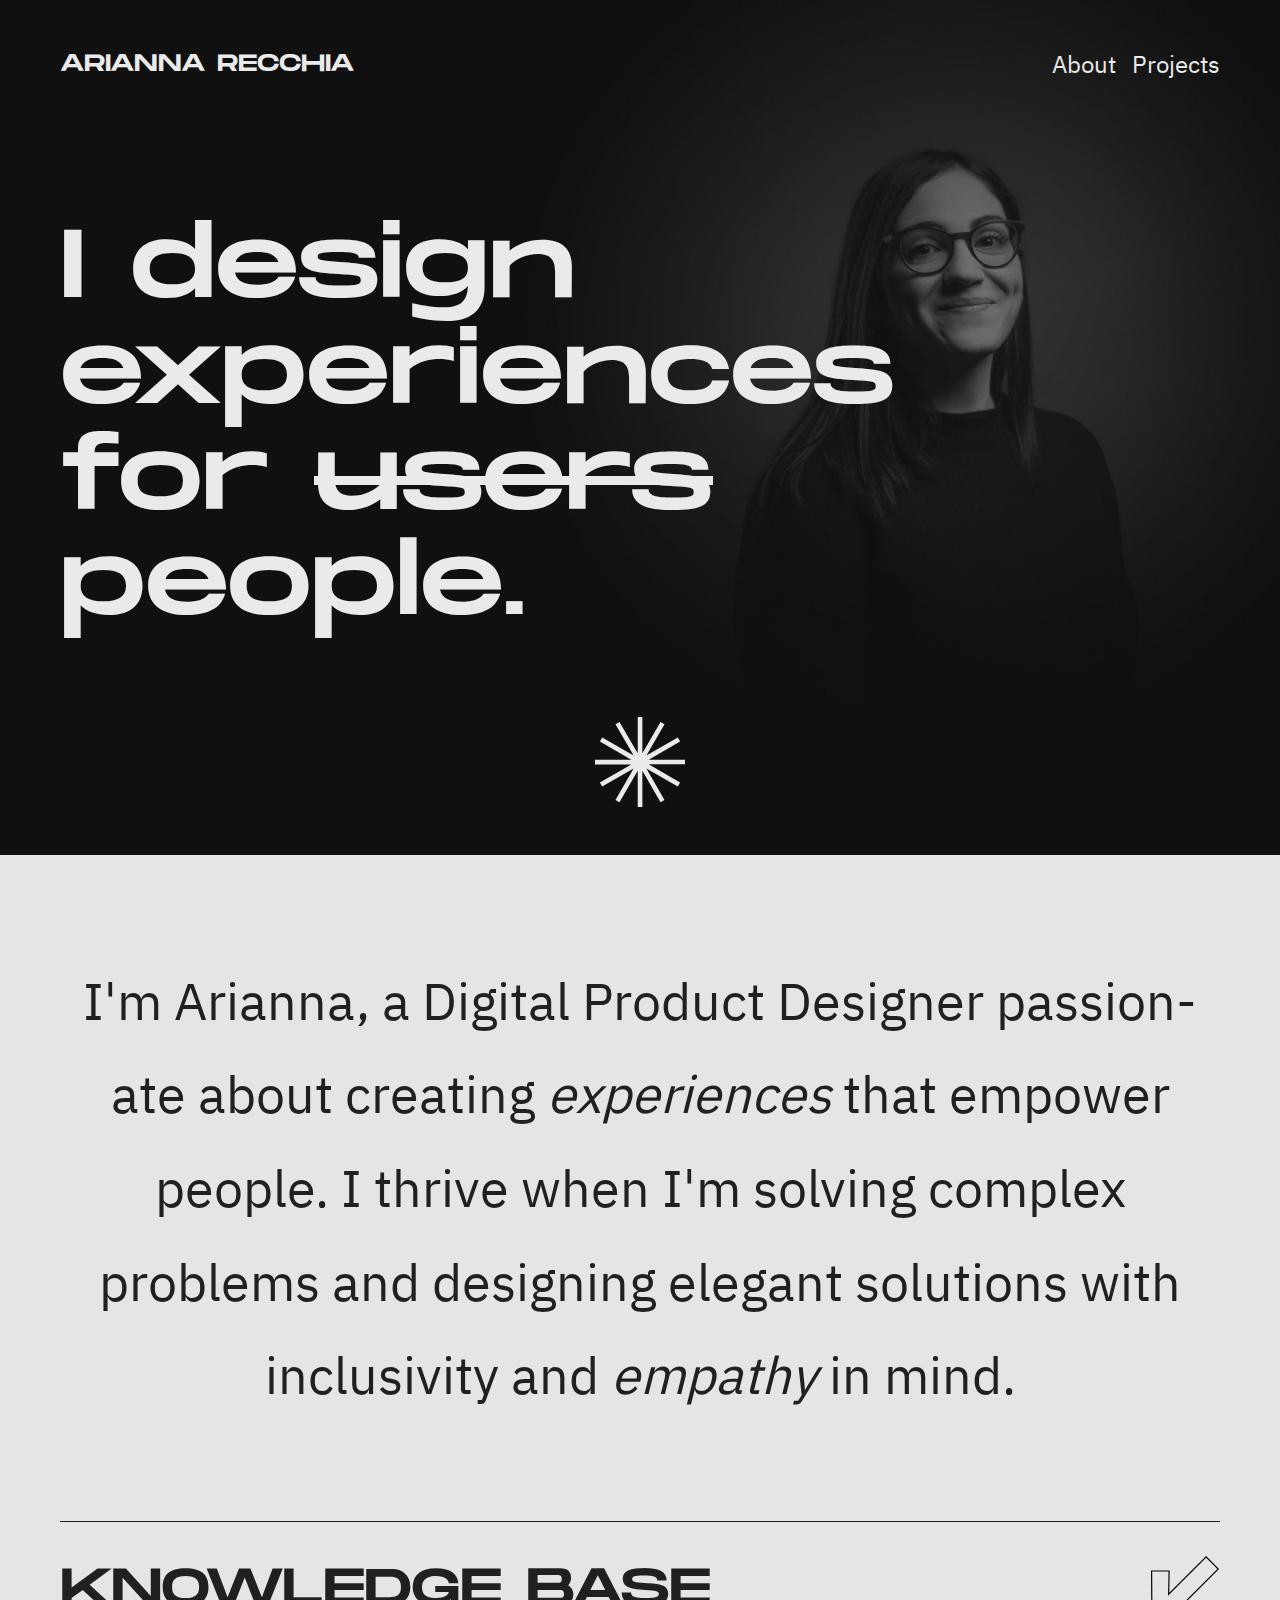
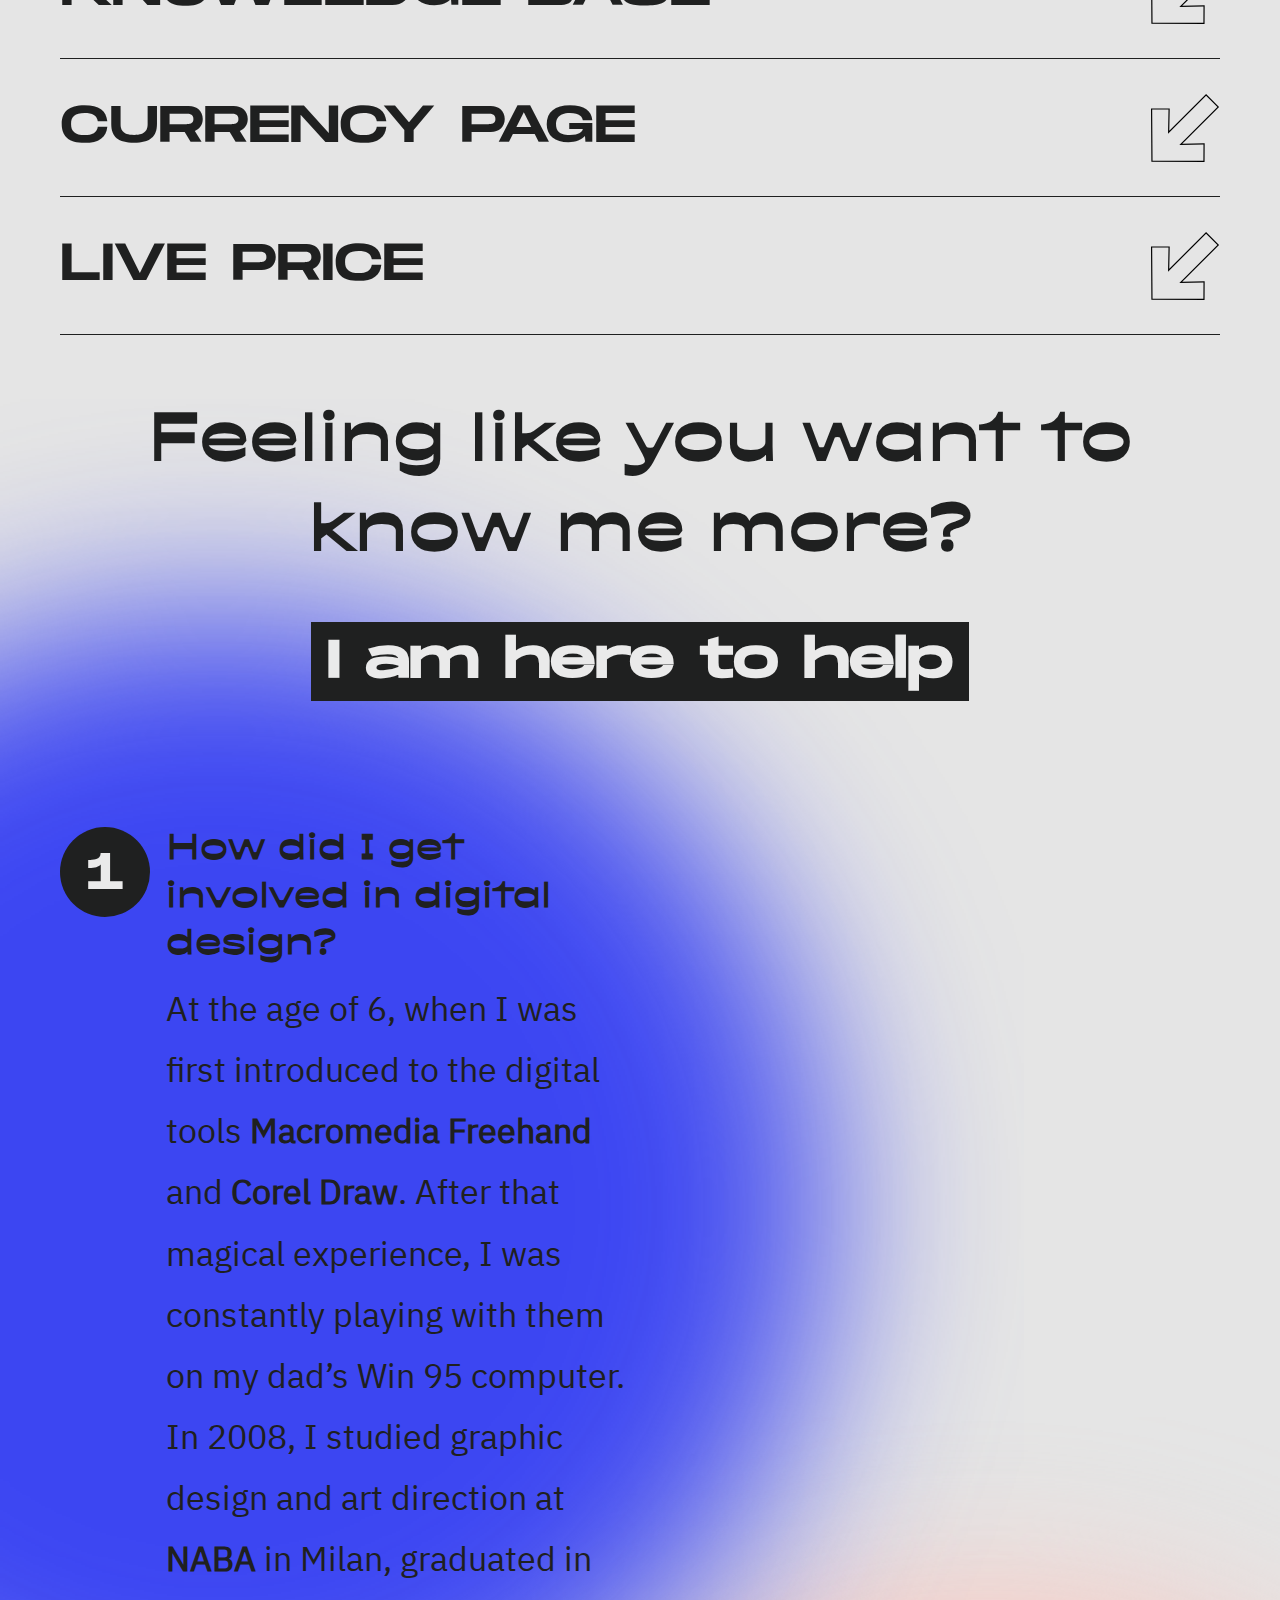
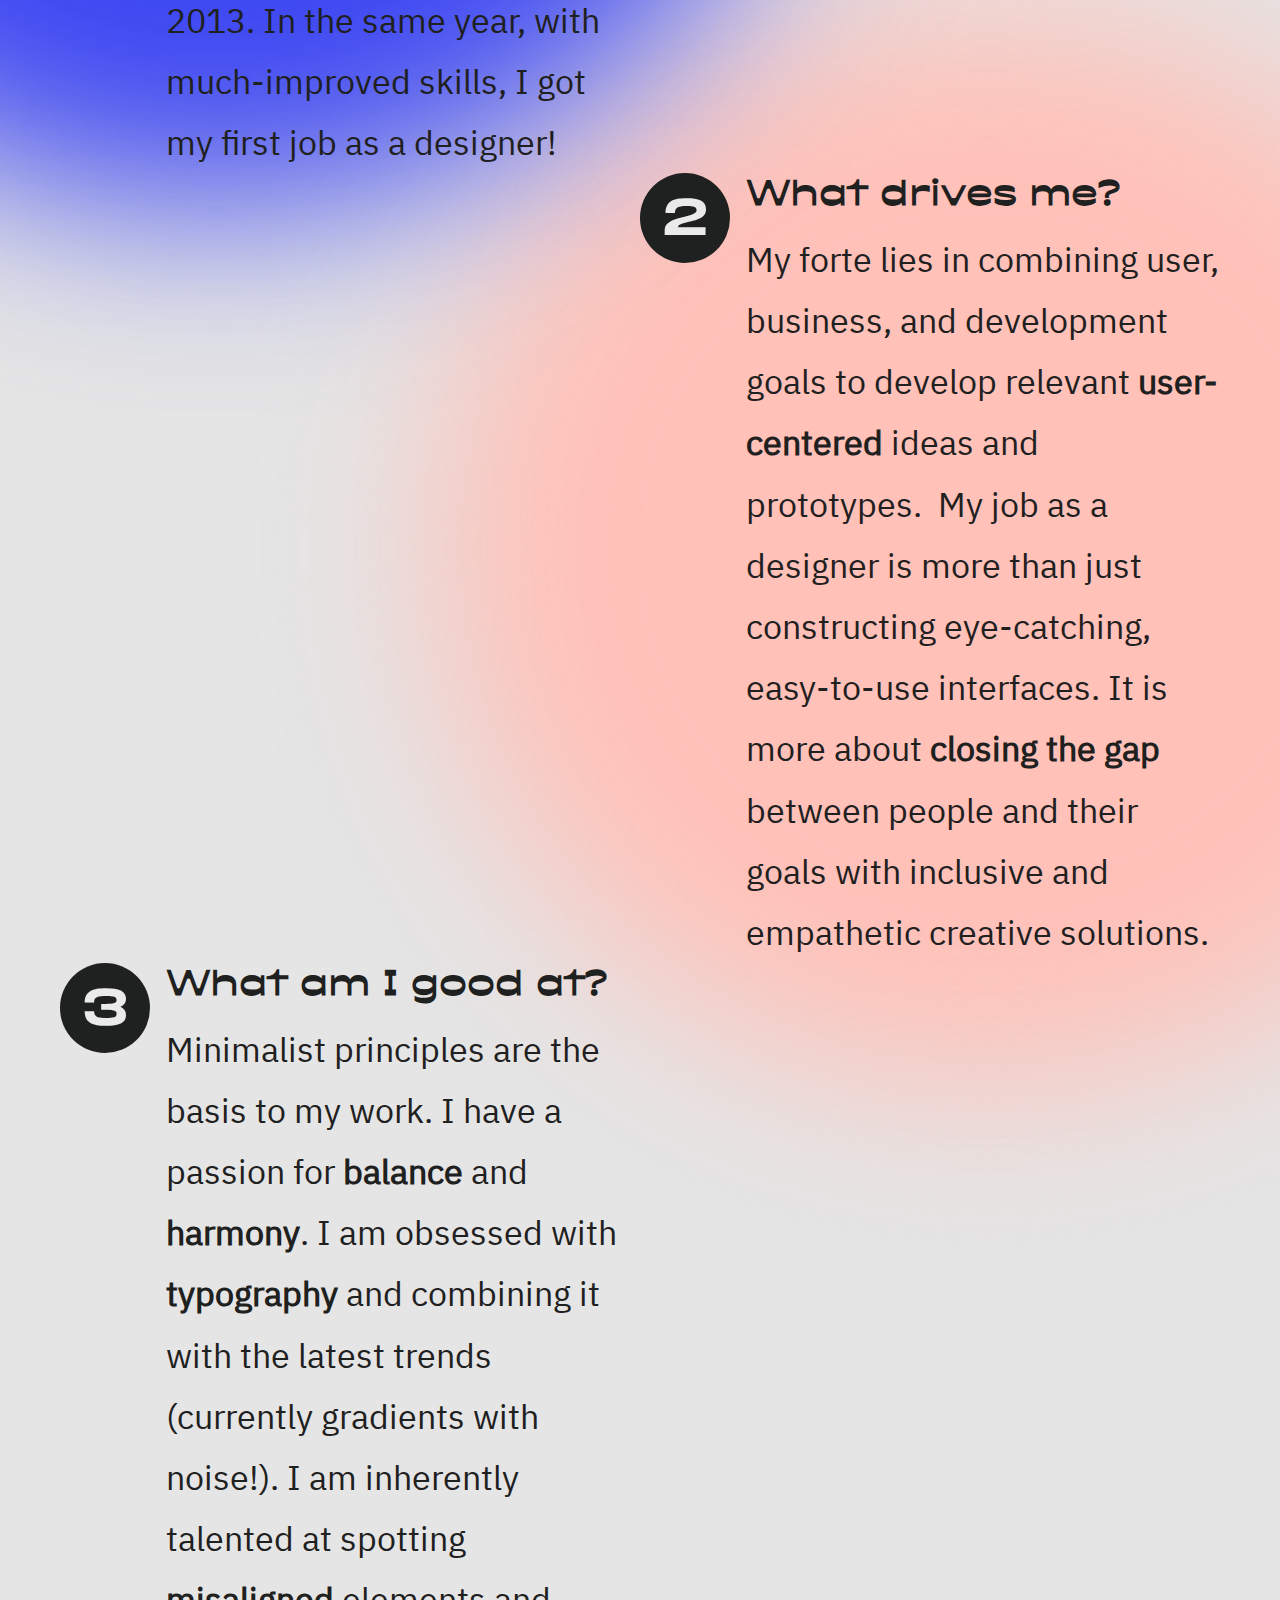
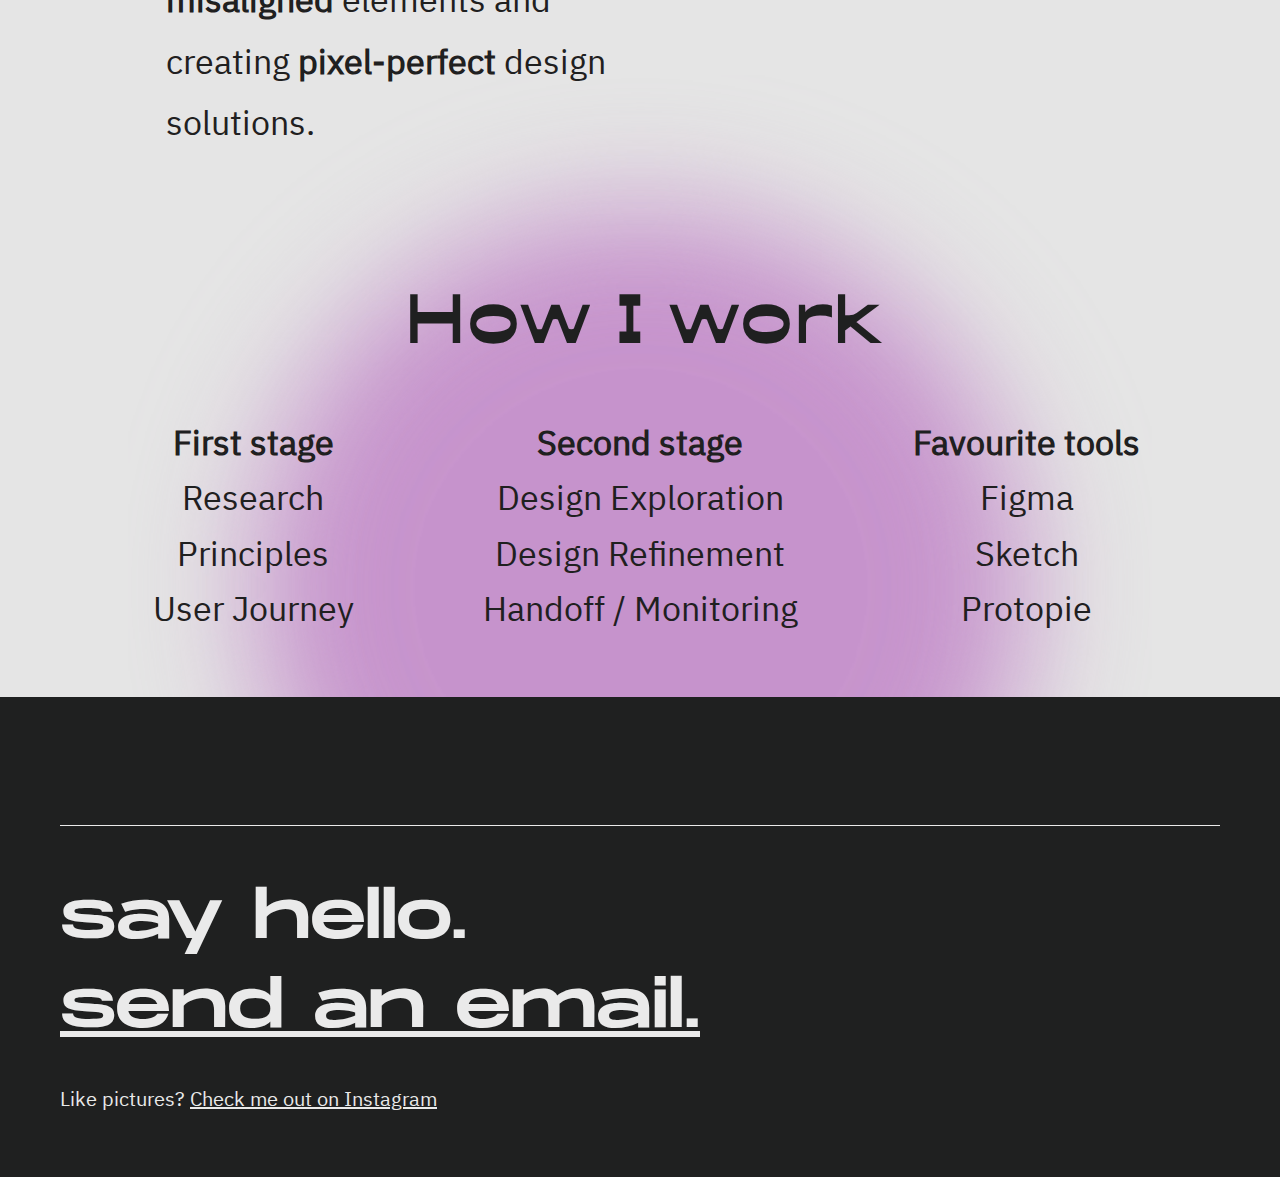
<file: index.html>
<!DOCTYPE html>
<html lang="en">
<head>
    <meta charset="UTF-8">
    <meta http-equiv="X-UA-Compatible" content="IE=edge">
    <meta name="viewport" content="width=device-width, initial-scale=1.0">
    
     <!-- SEO TAGS -->
     <title>Arianna Recchia • Home</title>
     <meta name="author" content="Arianna Recchia">
     <meta name="description" content="Product designer based in London, with a focus on unique, bold, and branded interactive design." />
     <link rel="canonical" href="https://vincenzopetito.github.io/ariannarecchiawebsite/" />
     <meta property="og:title" content="Arianna Recchia" />
     <meta property="og:locale" content="en_US" />
     <meta property="og:description" content="Product designer based in London, with a focus on unique, bold, and branded interactive design." />
     <meta property="og:url" content="https://vincenzopetito.github.io/ariannarecchiawebsite/" />
     <meta property="og:site_name" content="Arianna Recchia" />
     <script type="application/ld+json">
         {
             "@type": "Person",
             "name": "Arianna Recchia",
             "headline": "Home",
             "description": "Product designer based in London, with a focus on unique, bold, and branded interactive design.",
             "url": "https://vincenzopetito.github.io/ariannarecchiawebsite/",
             "sameAs": [
                 "https://dribbble.com/YannaErre",
                 "https://www.instagram.com/ariannarecchiastudio",
                 "",
                 "https://www.linkedin.com/in/ariannarecchia"
             ]
             "@context":"https://schema.org"
         }
     </script>

    <link rel="stylesheet" href="https://vincenzopetito.github.io/ariannarecchiawebsite//assets/css/style.css">
</head>
<body class="light-bg">
    <main>
        
        <header >
    <div class="content">    
        <a href="/" class="logo">
            Arianna Recchia
        </a>

        <ul>
            <li>
                <a class="white-link" href="https://vincenzopetito.github.io/ariannarecchiawebsite//about.html">About</a>
            </li>
            <li>
                <a class="white-link" href="https://vincenzopetito.github.io/ariannarecchiawebsite//projects.html">Projects</a>
            </li>
        </ul>
    </div>
</header>
        
        <section class="hero">
    <div class="content">
        <p>I design experiences</br> for <strike>users</strike></br> people.</p>

        <svg width="90" height="90" viewBox="0 0 90 90" fill="none" xmlns="http://www.w3.org/2000/svg">
            <path d="M90 47.3652H53.6723L85.0842 65.5136L82.7654 69.5019L51.3535 51.4772L69.5019 82.889L65.5136 85.2078L47.3652 53.7959V89.9691H42.7276V53.7959L24.4555 85.2387L20.4672 82.92L38.6156 51.5081L7.20371 69.5328L4.88492 65.5445L36.2968 47.3961H0V42.7585H36.2968L4.88492 24.5792L7.20371 20.5909L38.6156 38.6156L20.4672 7.20371L24.4555 4.88492L42.7276 36.2968V0H47.3652V36.2968L65.5445 4.88492L69.5328 7.20371L51.3844 38.6156L82.7963 20.5909L85.1151 24.5792L53.7032 42.7276H90V47.3652Z" fill="#EAEAEA"/>
        </svg>            
    </div>
</section>

<section class="intro">
    <div class="content">
        <h1>I'm Arianna, a Digital Product Designer passion­ate about creating <em>experiences</em> that <strong>empower</strong> people. I thrive when I'm solving complex problems and designing elegant solutions with <strong>inclusivity</strong> and <em>empathy</em> in mind.</h1>
    </div>
</section>

<section>
    <div class="content">
        <ul class="portfolio-links">
            <li>
                <a href="/portfolio/knowledge-base.html">Knowledge base</a>
            </li>
            <li>
                <a href="/portfolio/currency-page.html">Currency page</a>
            </li>
            <li>
                <a href="/portfolio/live-price.html">Live price</a>
            </li>
        </ul>
    </div>
</section>

<section class="services">
    <div class="content">
        <h3>Feeling like you want to know me more?</h3>
        <strong class="bg-text">I am here to help</strong>
        <ol class="services-steps">
            <li>
                <span class="number">1</span>
                <span>
                    <h4>How did I get involved in digital design?</h4>
                    <p>At the age of 6, when I was first introduced to the digital tools <strong>Macromedia Freehand</strong> and <strong>Corel Draw</strong>. After that magical experience, I was constantly playing with them on my dad’s Win 95 computer. In 2008, I studied graphic design and art direction at <strong>NABA</strong> in Milan, graduated in 2013. In the same year, with much-improved skills, I got my first job as a designer!</p>
                </span>
            </li>
            <li>
                <span class="number">2</span>
                <span>
                    <h4>What drives me?</h4>
                    <p>My forte lies in combining user, business, and development goals to develop relevant <strong>user-centered</strong> ideas and prototypes.  My job as a designer is more than just constructing eye-catching, easy-to-use interfaces. It is more about <strong>closing the gap</strong> between people and their goals with inclusive and empathetic creative solutions.</p>
                </span>
            </li>
            <li>
                <span class="number">3</span>
                <span>
                    <h4>What am I good at?</h4>
                    <p>Minimalist principles are the basis to my work. I have a passion for <strong>balance</strong> and <strong>harmony</strong>. I am obsessed with <strong>typography</strong> and combining it with the latest trends (currently gradients with noise!). I am inherently talented at spotting <strong>misaligned</strong> elements and creating <strong>pixel-perfect</strong> design solutions.</p>
                </span>
            </li>
        </ol>
        <h3>How I work</h3>
        <div class="services-list">
            <div>
                <strong>First stage</strong>
                <ul>
                    <li>Research</li>
                    <li>Principles</li>
                    <li>User Journey</li>
                </ul>
            </div>
            <div>
                <strong>Second stage</strong>
                <ul>
                    <li>Design Exploration</li>
                    <li>Design Refinement</li>
                    <li>Handoff / Monitoring</li>
                </ul>
            </div>
            <div>
                <strong>Favourite tools</strong>
                <ul>
                    <li>Figma</li>
                    <li>Sketch</li>
                    <li>Protopie</li>
                </ul>
            </div>
        </div>
    </div>
</section>

<footer class="home-footer">
    <div class="content">
        <p>
            say hello.<br/>
            <a href="mailto:hello@ariannarecchia.com">send an email.</a>
        </p>
        <span>Like pictures? <a href="https://www.instagram.com/ariannarecchiastudio" target="_blank">Check me out on Instagram</a></span>
    </div>
</footer>

        

    </main>
</body>
</html>
</file>
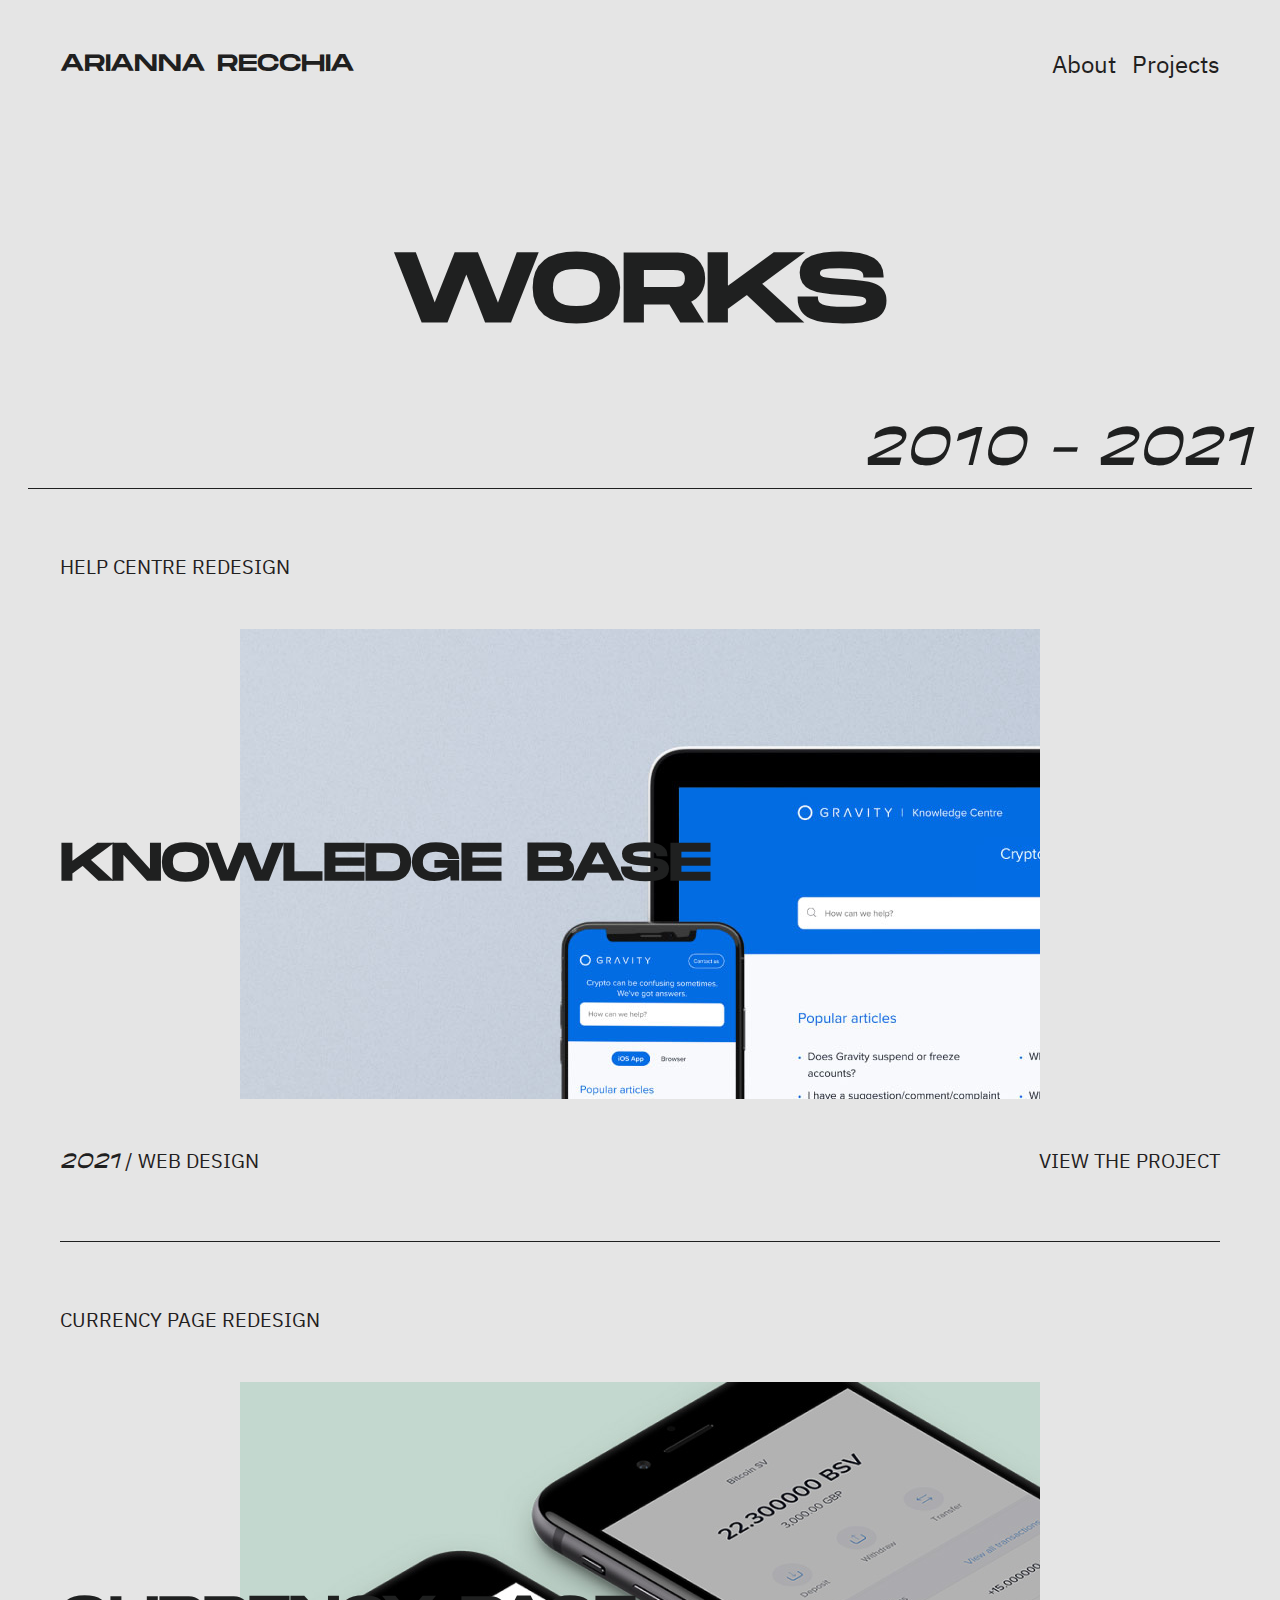
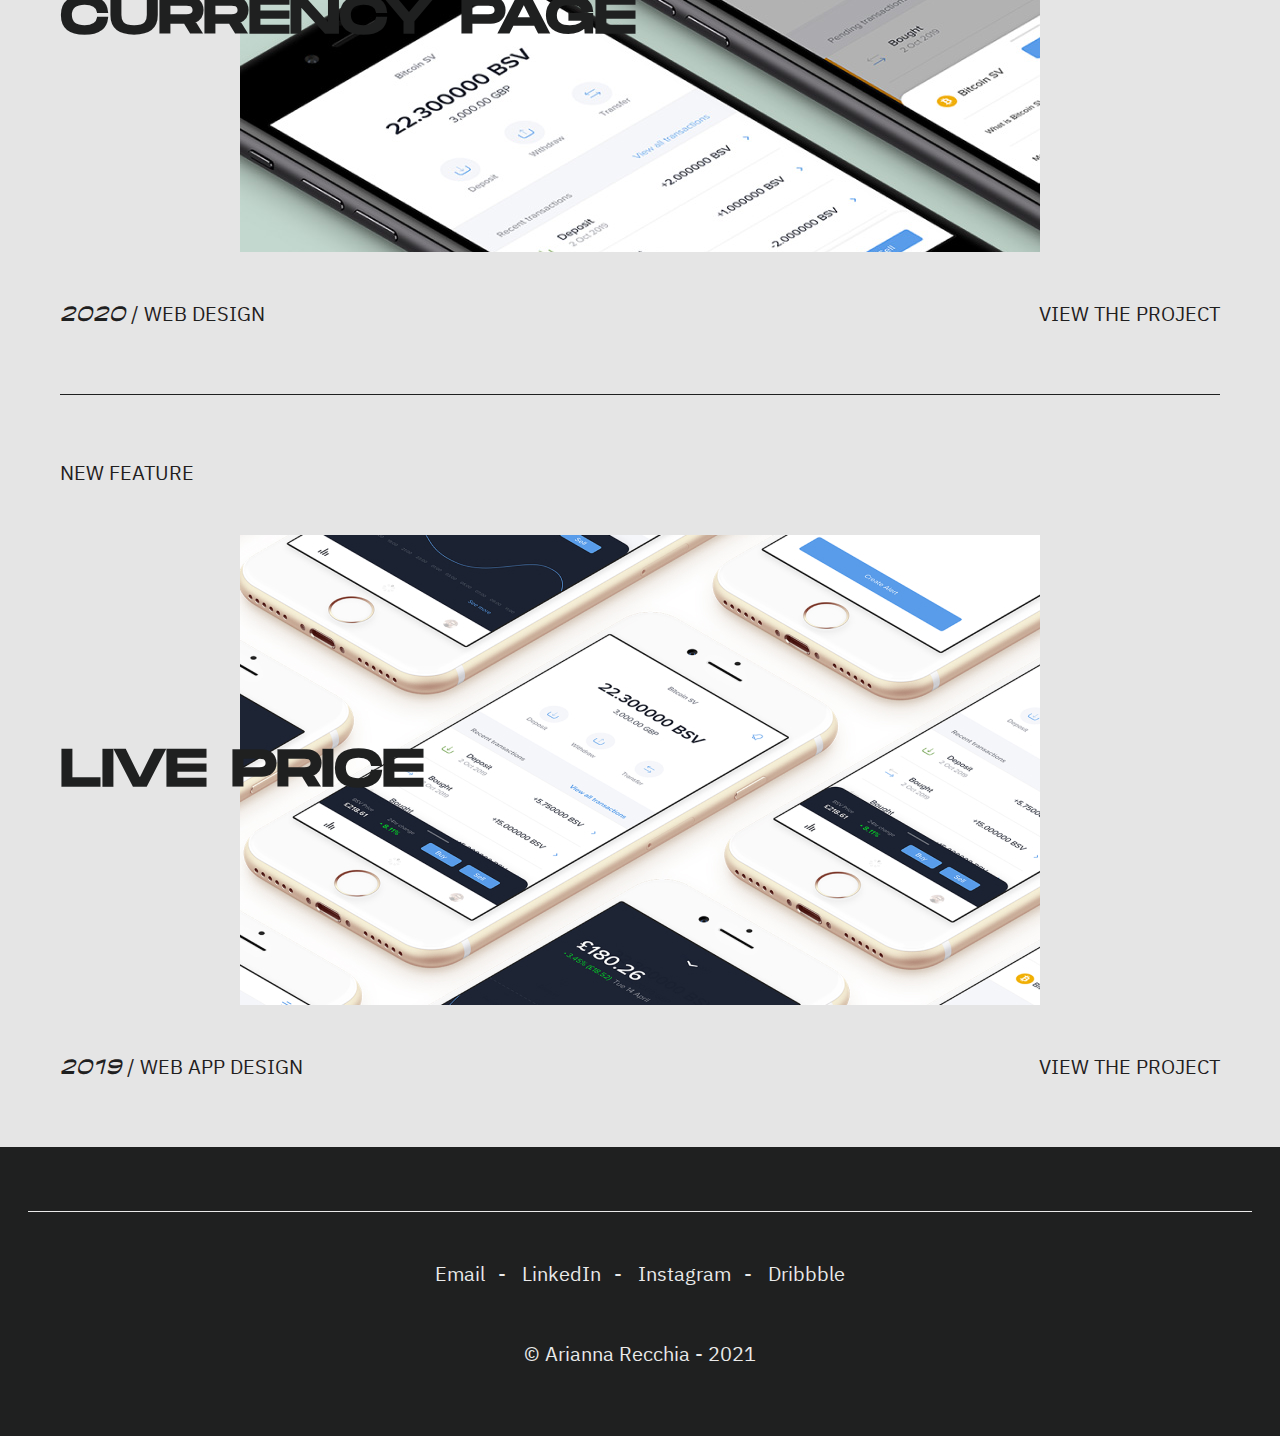
<file: projects.html>
<!DOCTYPE html>
<html lang="en">
<head>
    <meta charset="UTF-8">
    <meta http-equiv="X-UA-Compatible" content="IE=edge">
    <meta name="viewport" content="width=device-width, initial-scale=1.0">
    
     <!-- SEO TAGS -->
     <title>Arianna Recchia • Projects</title>
     <meta name="author" content="Arianna Recchia">
     <meta name="description" content="Product designer based in London, with a focus on unique, bold, and branded interactive design." />
     <link rel="canonical" href="https://vincenzopetito.github.io/ariannarecchiawebsite/" />
     <meta property="og:title" content="Arianna Recchia" />
     <meta property="og:locale" content="en_US" />
     <meta property="og:description" content="Product designer based in London, with a focus on unique, bold, and branded interactive design." />
     <meta property="og:url" content="https://vincenzopetito.github.io/ariannarecchiawebsite/" />
     <meta property="og:site_name" content="Arianna Recchia" />
     <script type="application/ld+json">
         {
             "@type": "Person",
             "name": "Arianna Recchia",
             "headline": "Projects",
             "description": "Product designer based in London, with a focus on unique, bold, and branded interactive design.",
             "url": "https://vincenzopetito.github.io/ariannarecchiawebsite/",
             "sameAs": [
                 "https://dribbble.com/YannaErre",
                 "https://www.instagram.com/ariannarecchiastudio",
                 "",
                 "https://www.linkedin.com/in/ariannarecchia"
             ]
             "@context":"https://schema.org"
         }
     </script>

    <link rel="stylesheet" href="https://vincenzopetito.github.io/ariannarecchiawebsite//assets/css/style.css">
</head>
<body class="light-bg">
    <main>
        
        <header class="light-header">
    <div class="content">    
        <a href="/" class="logo">
            Arianna Recchia
        </a>

        <ul>
            <li>
                <a class="white-link" href="https://vincenzopetito.github.io/ariannarecchiawebsite//about.html">About</a>
            </li>
            <li>
                <a class="white-link" href="https://vincenzopetito.github.io/ariannarecchiawebsite//projects.html">Projects</a>
            </li>
        </ul>
    </div>
</header>
        
        <section class="cover">
    <div class="content">
        <h1>Works</h1>
        <span class="work-dates">2010 - 2021</span>
    </div>
</section>

<section>
    <div class="content">
        
            <a href="/portfolio/knowledge-base.html" class="work-link">
                <article class="work">
                    <span class="description">Help centre redesign</span>
                    <strong class="title">Knowledge Base</strong>
                    <figure style="background-image: url('/assets/images/portfolio/knowledge_base/thumbnail.jpg');"></figure>
                    <div class="info">
                        <span><em>2021</em> / Web design</span>
                        <span class="hidden-mb">View the project</span>
                    </div>
                </article>
            </a>
        
            <a href="/portfolio/currency-page.html" class="work-link">
                <article class="work">
                    <span class="description">Currency page redesign</span>
                    <strong class="title">Currency Page</strong>
                    <figure style="background-image: url('/assets/images/portfolio/currency_page/cover.jpg');"></figure>
                    <div class="info">
                        <span><em>2020</em> / Web design</span>
                        <span class="hidden-mb">View the project</span>
                    </div>
                </article>
            </a>
        
            <a href="/portfolio/live-price.html" class="work-link">
                <article class="work">
                    <span class="description">New feature</span>
                    <strong class="title">Live Price</strong>
                    <figure style="background-image: url('/assets/images/portfolio/live_price/thumbnail.jpg');"></figure>
                    <div class="info">
                        <span><em>2019</em> / Web app design</span>
                        <span class="hidden-mb">View the project</span>
                    </div>
                </article>
            </a>
        
    </div>
</section>

        
            <footer>
    <div class="content">
        <ul class="contacts">
            <li>
                <a class="white-link" href="mailto:hello@ariannarecchia.com">Email</a>
            </li>
            <li>
                <a class="white-link" href="https://www.linkedin.com/in/ariannarecchia" target="_blank">LinkedIn</a>
            </li>
            <li>
                <a class="white-link" href="https://www.instagram.com/ariannarecchiastudio" target="_blank">Instagram</a>
            </li>
            <li>
                <a class="white-link" href="https://dribbble.com/YannaErre" target="_blank">Dribbble</a>
            </li>
        </ul>
        <p>
            &copy; Arianna Recchia - 2021
        </p>
    </div>
</footer>
        

    </main>
</body>
</html>
</file>
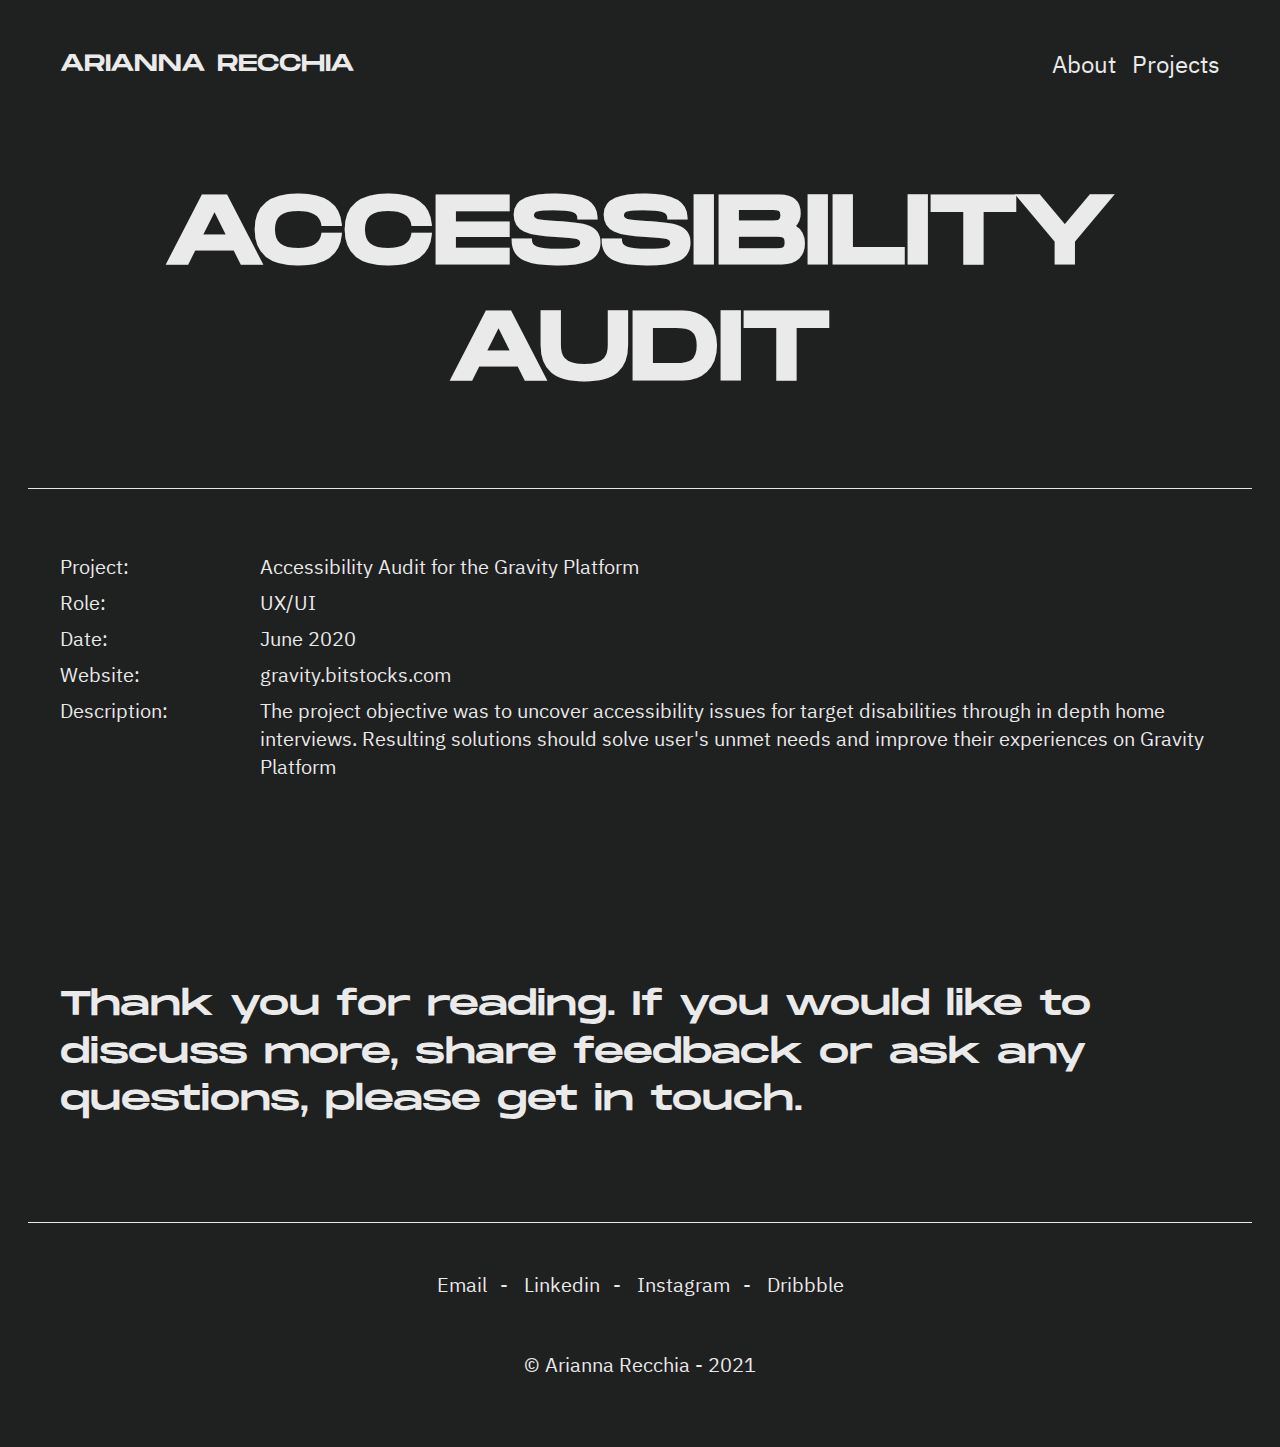
<file: portfolio/accessibility-audit.html>
<!DOCTYPE html>
<html lang="en">
<head>
    <meta charset="UTF-8">
    <meta http-equiv="X-UA-Compatible" content="IE=edge">
    <meta name="viewport" content="width=device-width, initial-scale=1.0">
    
     <!-- SEO TAGS -->
     <title>Arianna Recchia • Accessibility audit</title>
     <meta name="author" content="Arianna Recchia">
     <meta name="description" content="Product designer based in London, with a focus on unique, bold, and branded interactive design." />
     <link rel="canonical" href="www.ariannarecchia.com" />
     <meta property="og:title" content="Arianna Recchia" />
     <meta property="og:locale" content="en_US" />
     <meta property="og:description" content="Product designer based in London, with a focus on unique, bold, and branded interactive design." />
     <meta property="og:url" content="www.ariannarecchia.com" />
     <meta property="og:site_name" content="Arianna Recchia" />
     <script type="application/ld+json">
         {
             "@type": "Person",
             "name": "Arianna Recchia",
             "headline": "Accessibility audit",
             "description": "Product designer based in London, with a focus on unique, bold, and branded interactive design.",
             "url": "www.ariannarecchia.com",
             "sameAs": [
                 "https://dribbble.com/YannaErre",
                 "https://www.instagram.com/ariannarecchiastudio",
                 "",
                 "https://www.linkedin.com/in/ariannarecchia"
             ]
             "@context":"https://schema.org"
         }
     </script>

     <link rel="stylesheet" href="../assets/css/style.css">
</head>
<body >
    <main>
        
        <header >
    <div class="content">    
        <a href="/" class="logo">
            Arianna Recchia
        </a>

        <ul>
            <li>
                <a class="white-link" href="../about.html">About</a>
            </li>
            <li>
                <a class="white-link" href="../projects.html">Projects</a>
            </li>
        </ul>
    </div>
</header>
        
        <section class="cover">
    <div class="content">
        <h1>Accessibility audit</h1>
    </div>
</section>

<section class="page-content">
    <div class="content">
        <ul class="project-detail">
            
                <li>
                    <span class="detail-name">Project:</span>
                    <span class="detail-value">Accessibility Audit for the Gravity Platform</span>
                </li>
            
            
            
                <li>
                    <span class="detail-name">Role:</span>
                    <span class="detail-value">UX/UI</span>
                </li>
            
            
            
                <li>
                    <span class="detail-name">Date:</span>
                    <span class="detail-value">June 2020</span>
                </li>
            

            
                <li>
                    <span class="detail-name">Website:</span>
                    <span class="detail-value">gravity.bitstocks.com</span>
                </li>
            

            
                <li>
                    <span class="detail-name">Description:</span>
                    <span class="detail-value">The project objective was to uncover accessibility issues for target disabilities through in depth home interviews. Resulting solutions should solve user's unmet needs and improve their experiences on Gravity Platform</span>
                </li>
            
        </ul>
    </div>
</section>

<section class="project-footer">
    <div class="content">
        <p>Thank you for reading. If you would like to discuss more, share feedback or ask any questions, please get in touch.</p>
    </div>
</section>

        
            <footer>
    <div class="content">
        <ul class="contacts">
            <li>
                <a class="white-link" href="mailto:hello@ariannarecchia.com">Email</a>
            </li>
            <li>
                <a class="white-link" href="https://www.linkedin.com/in/ariannarecchia" target="_blank">Linkedin</a>
            </li>
            <li>
                <a class="white-link" href="https://www.instagram.com/ariannarecchiastudio" target="_blank">Instagram</a>
            </li>
            <li>
                <a class="white-link" href="https://dribbble.com/YannaErre" target="_blank">Dribbble</a>
            </li>
        </ul>
        <p>
            &copy; Arianna Recchia - 2021
        </p>
    </div>
</footer>
        

    </main>
</body>
</html>
</file>
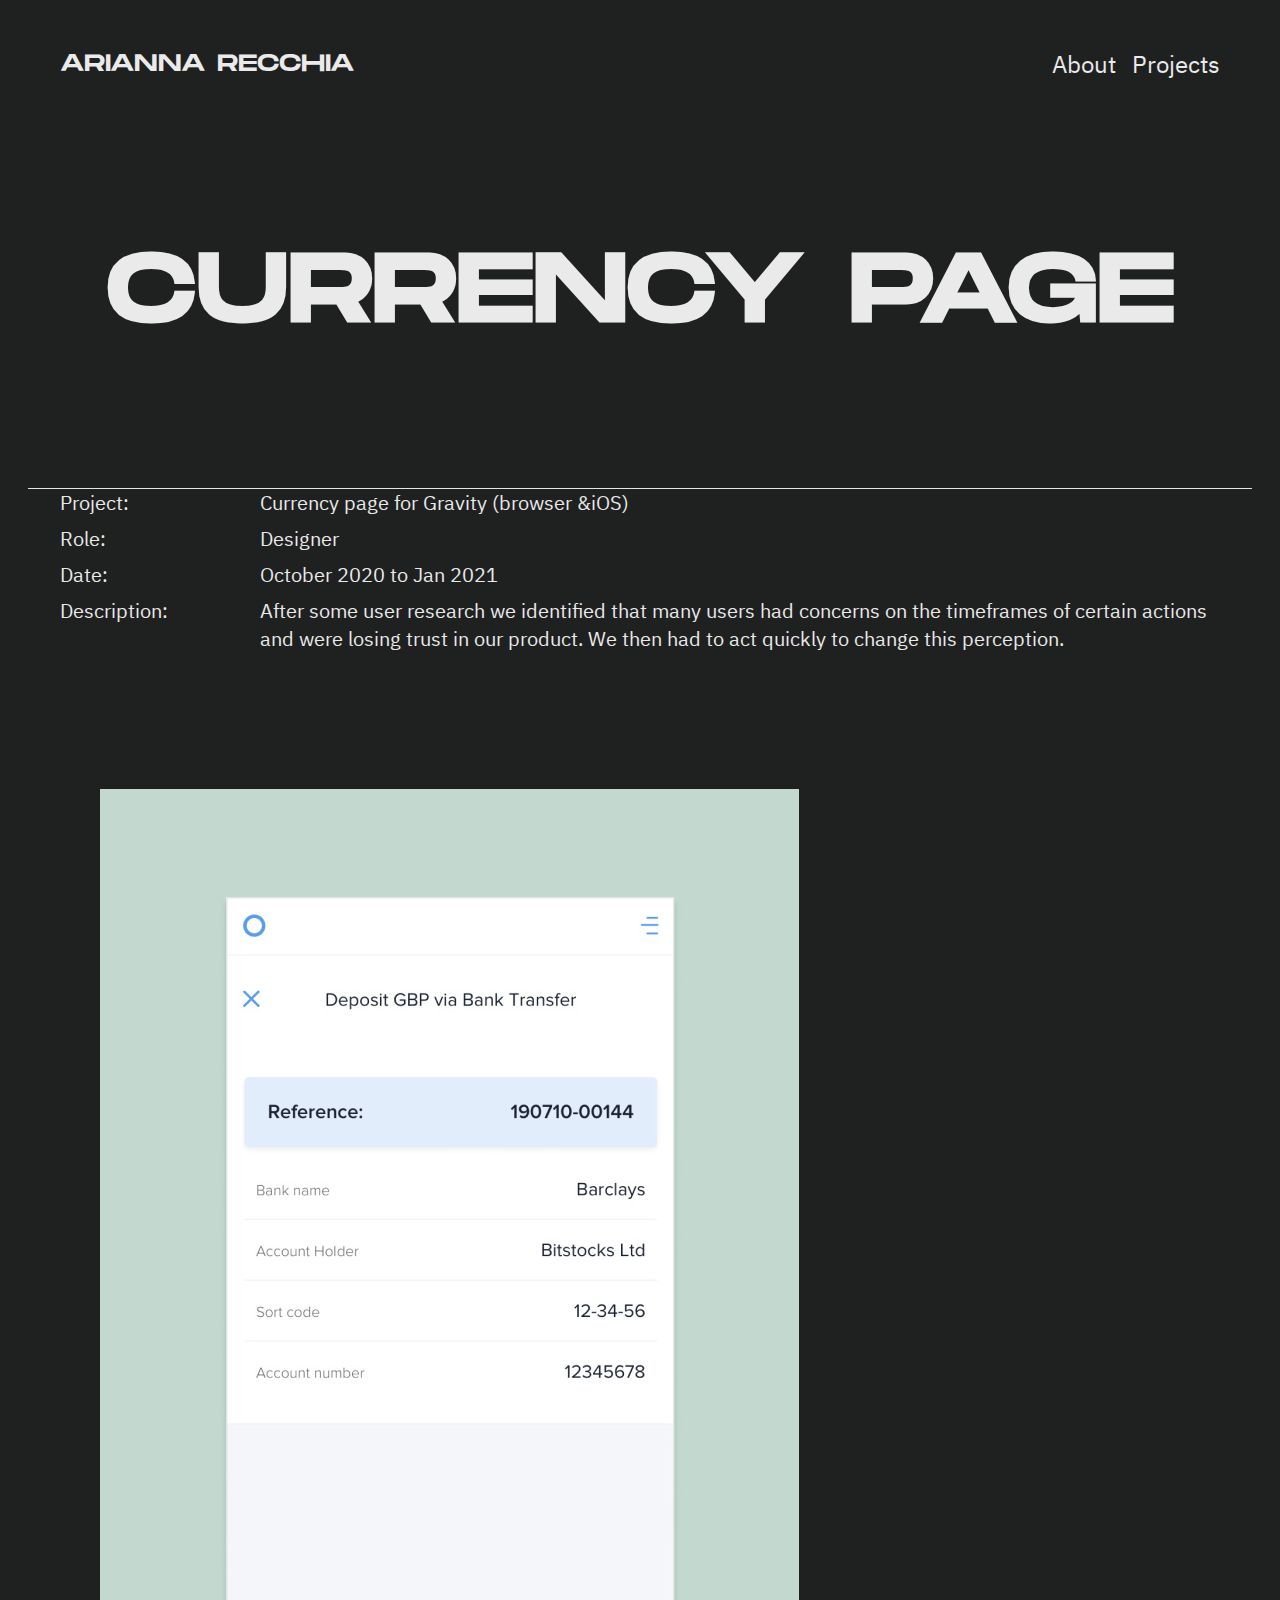
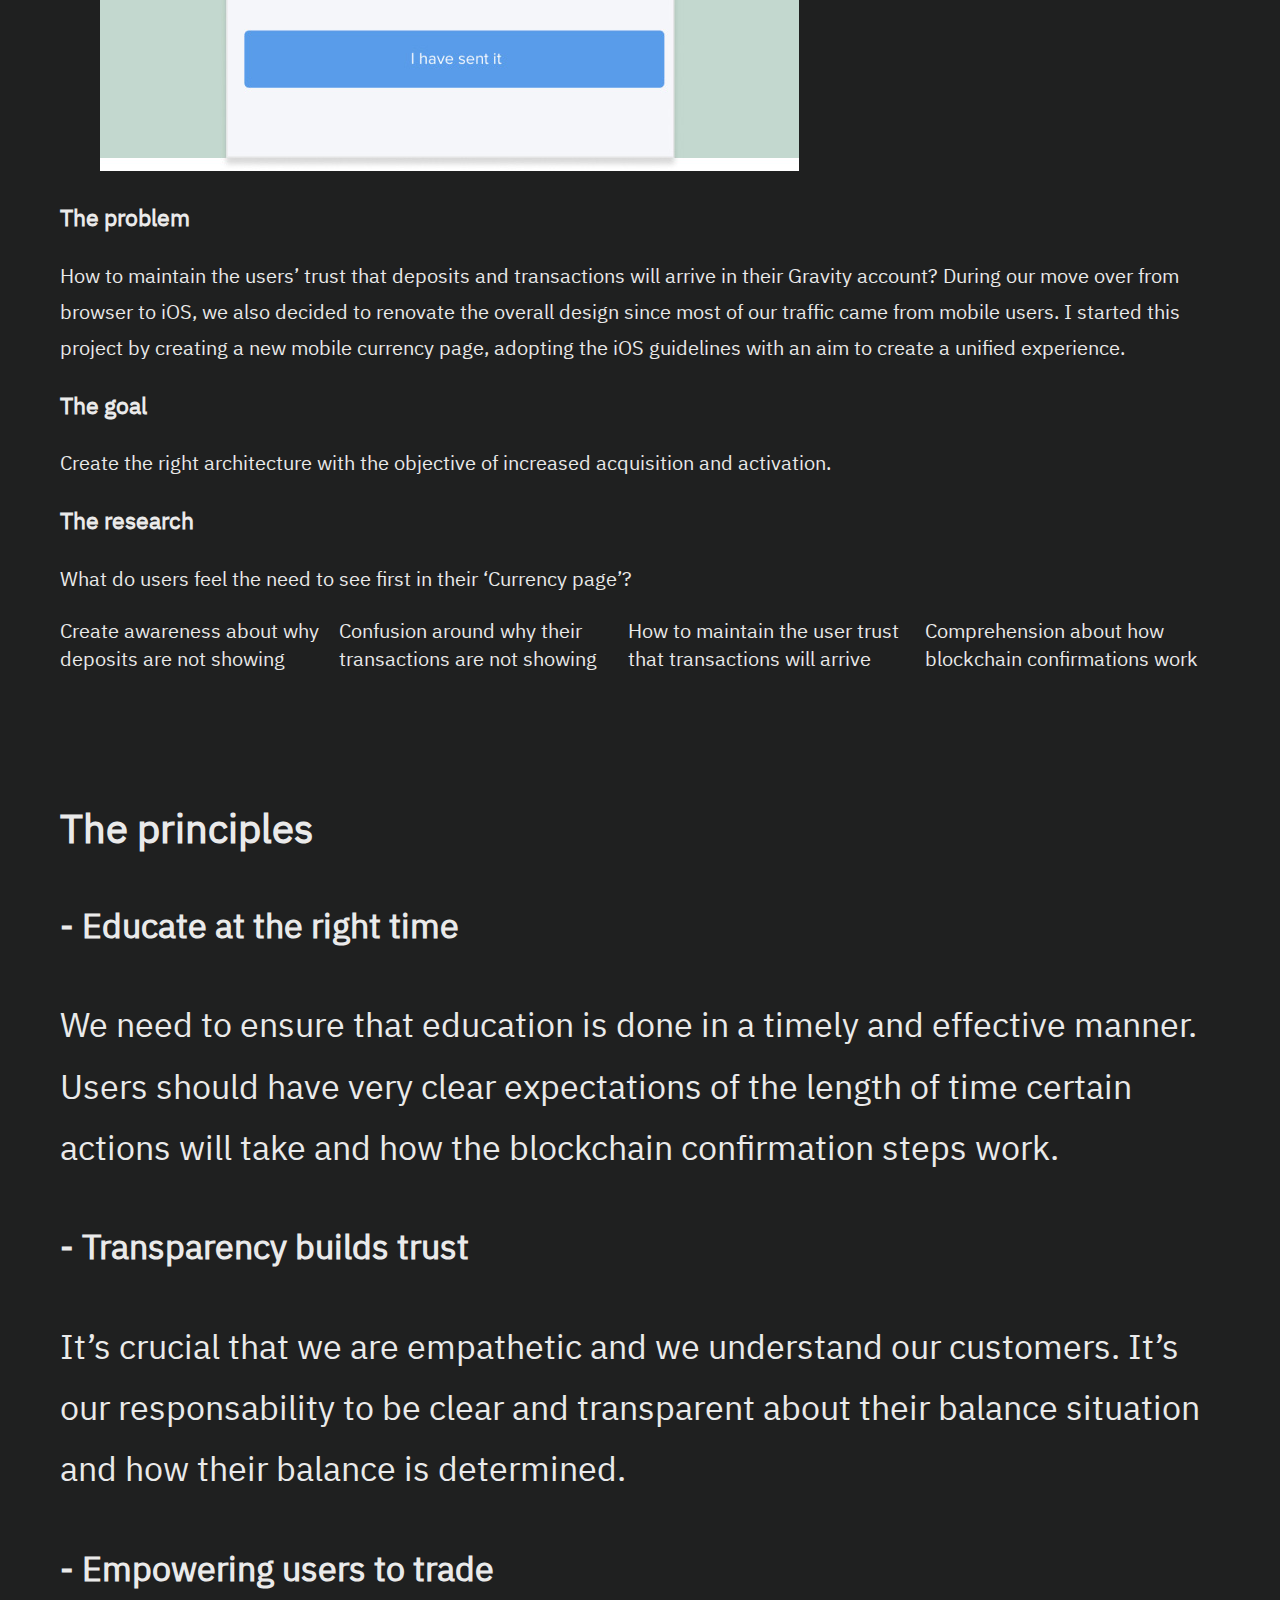
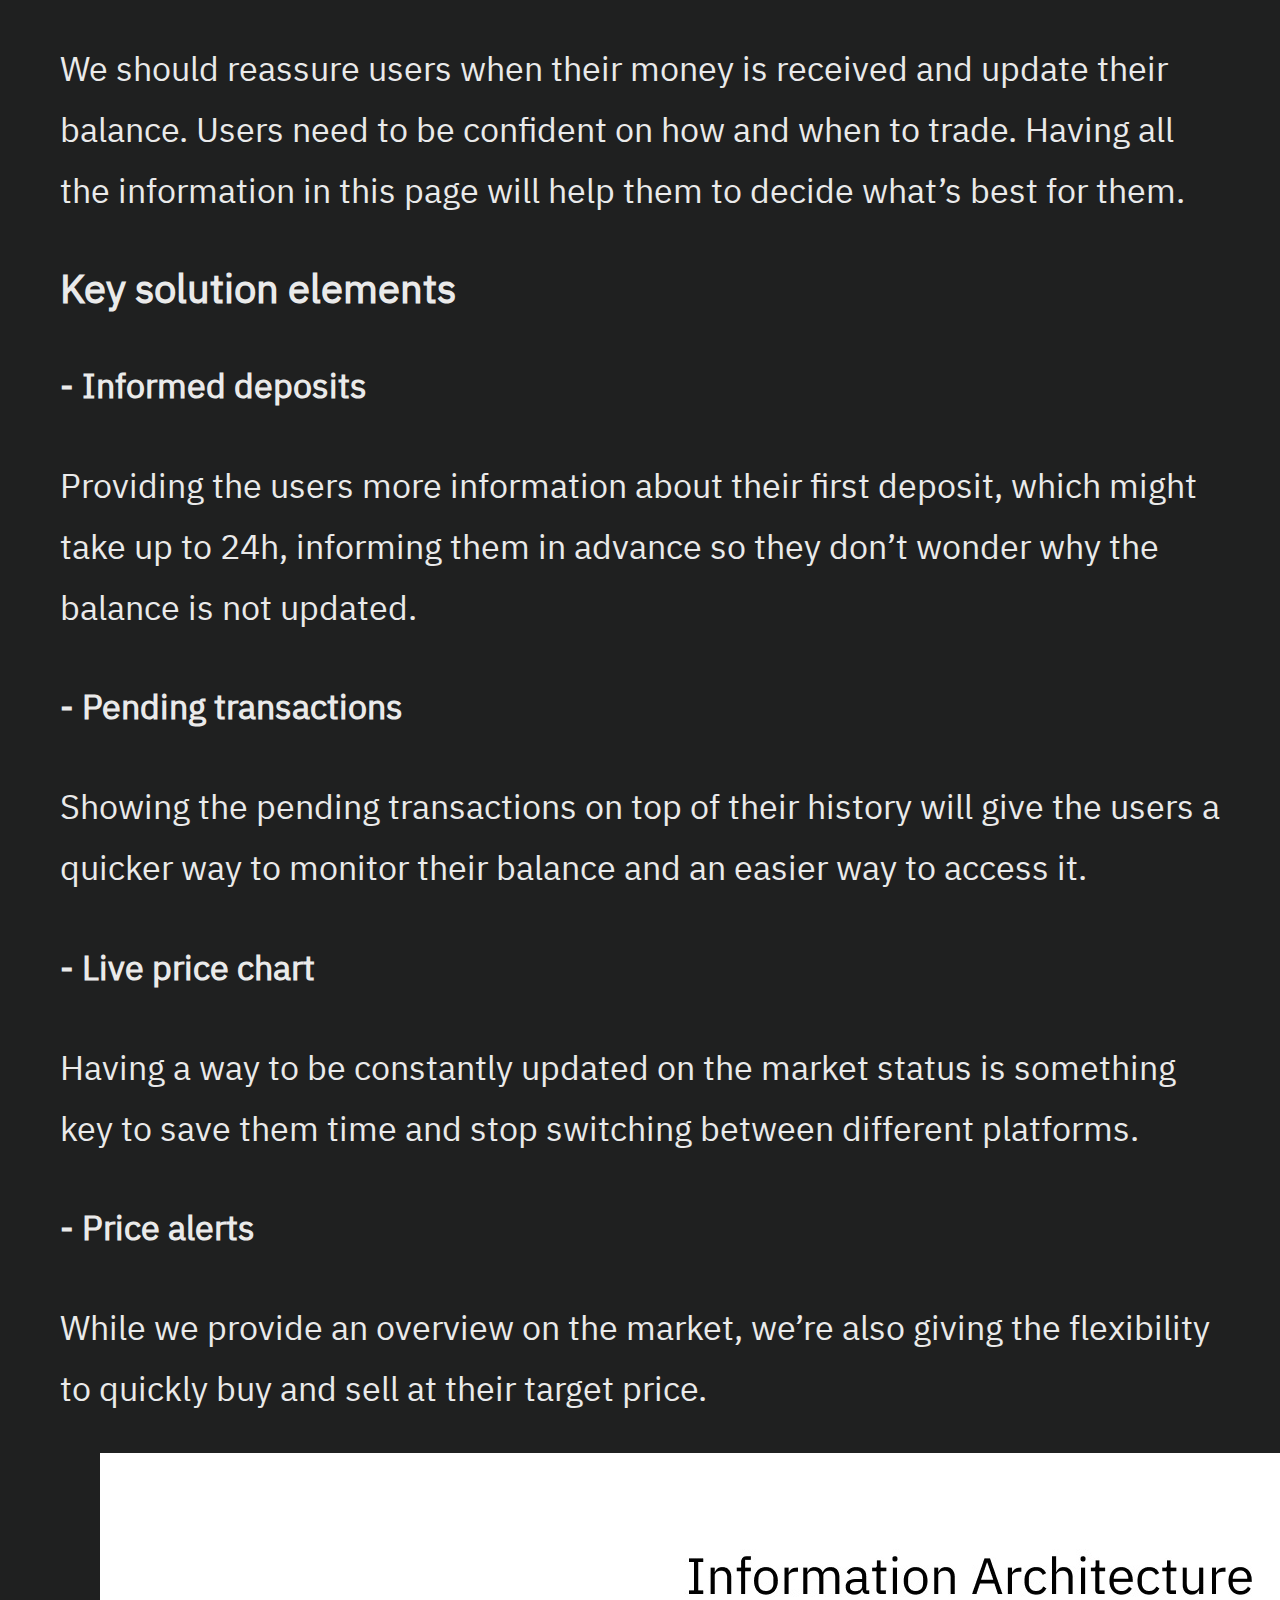
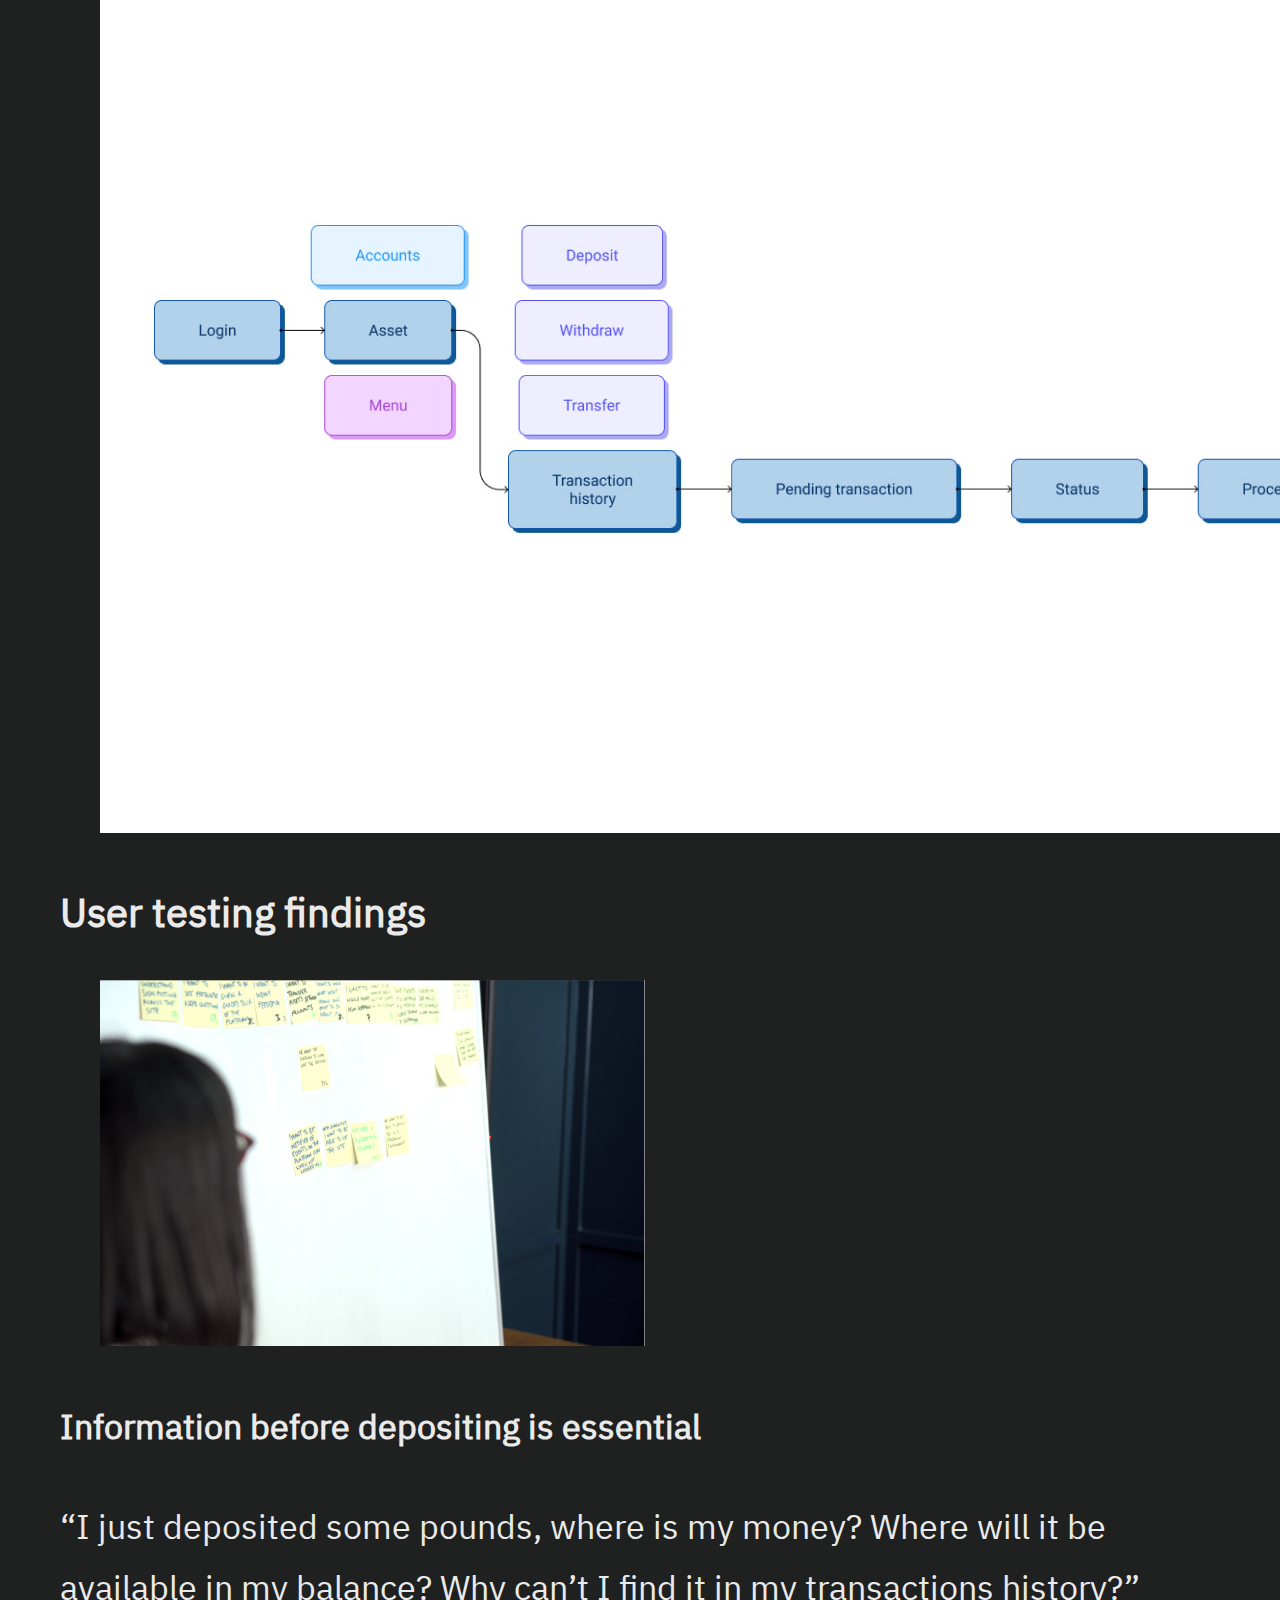
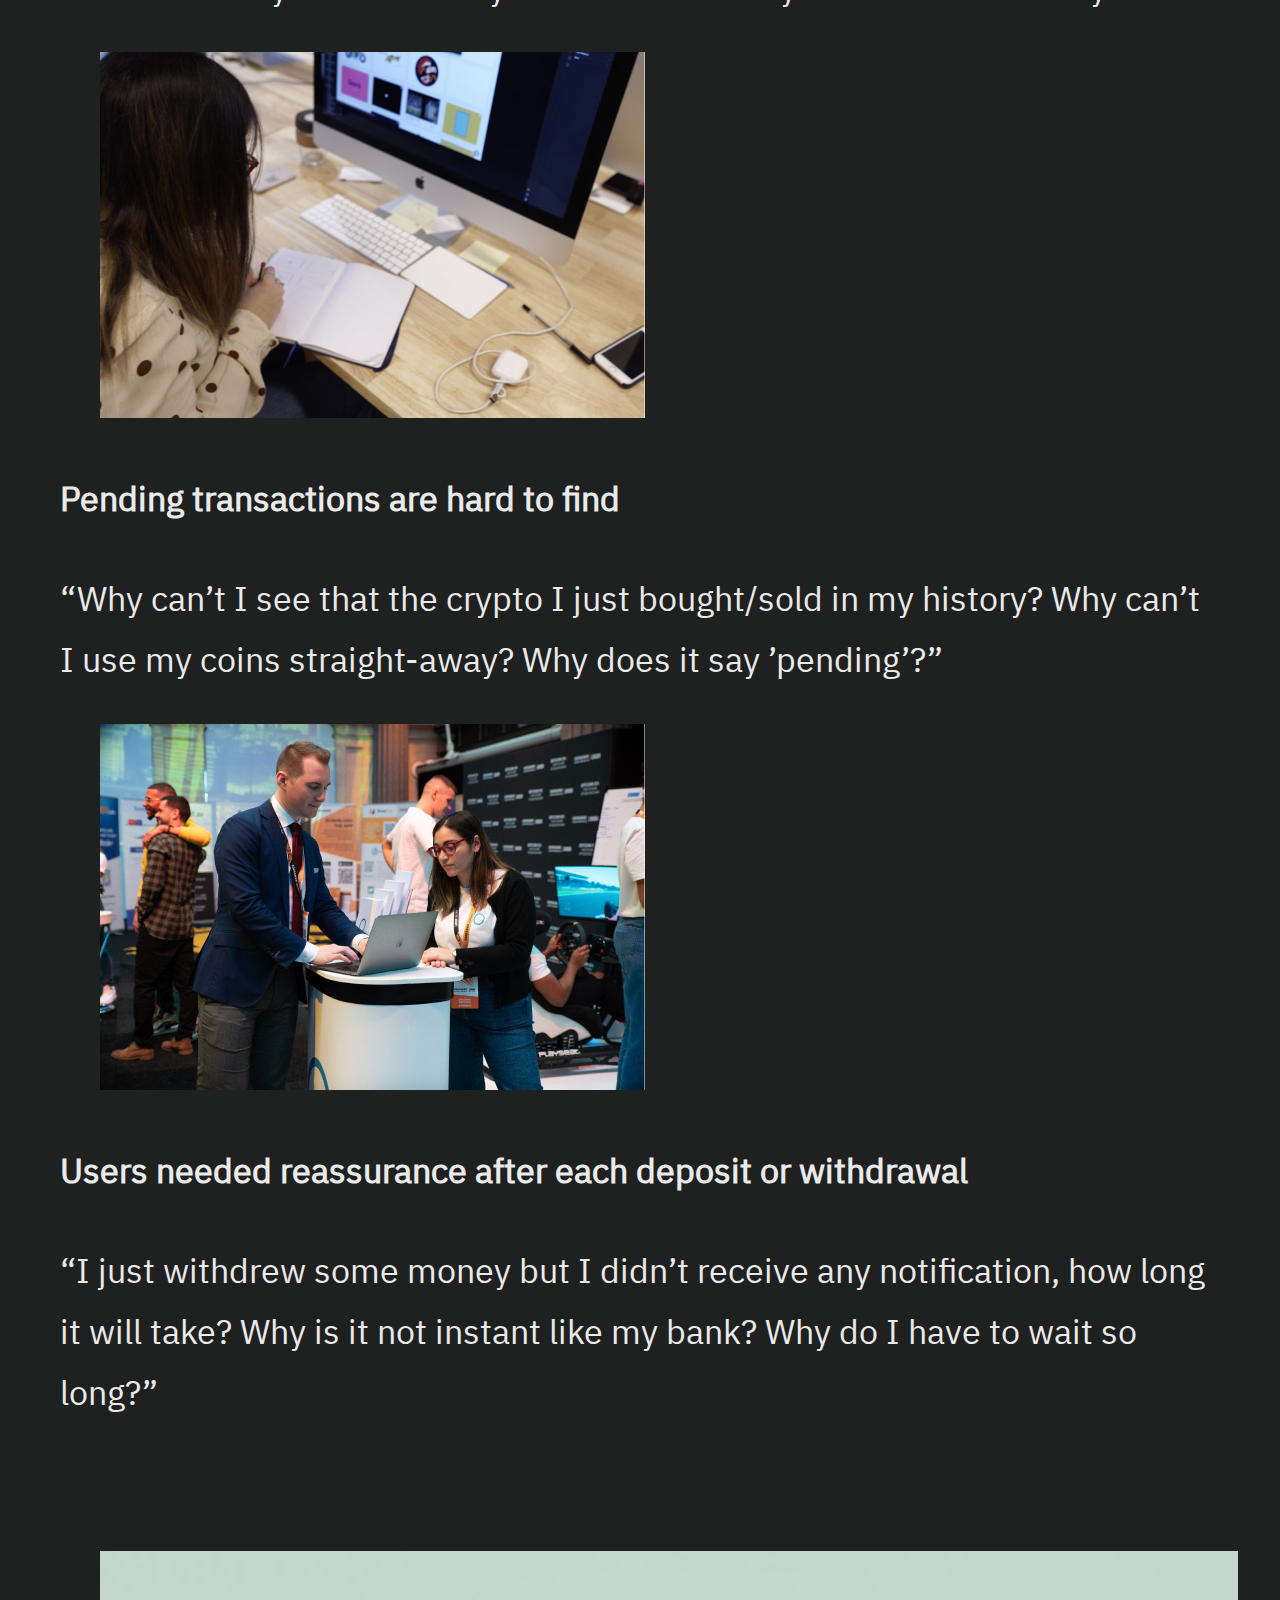
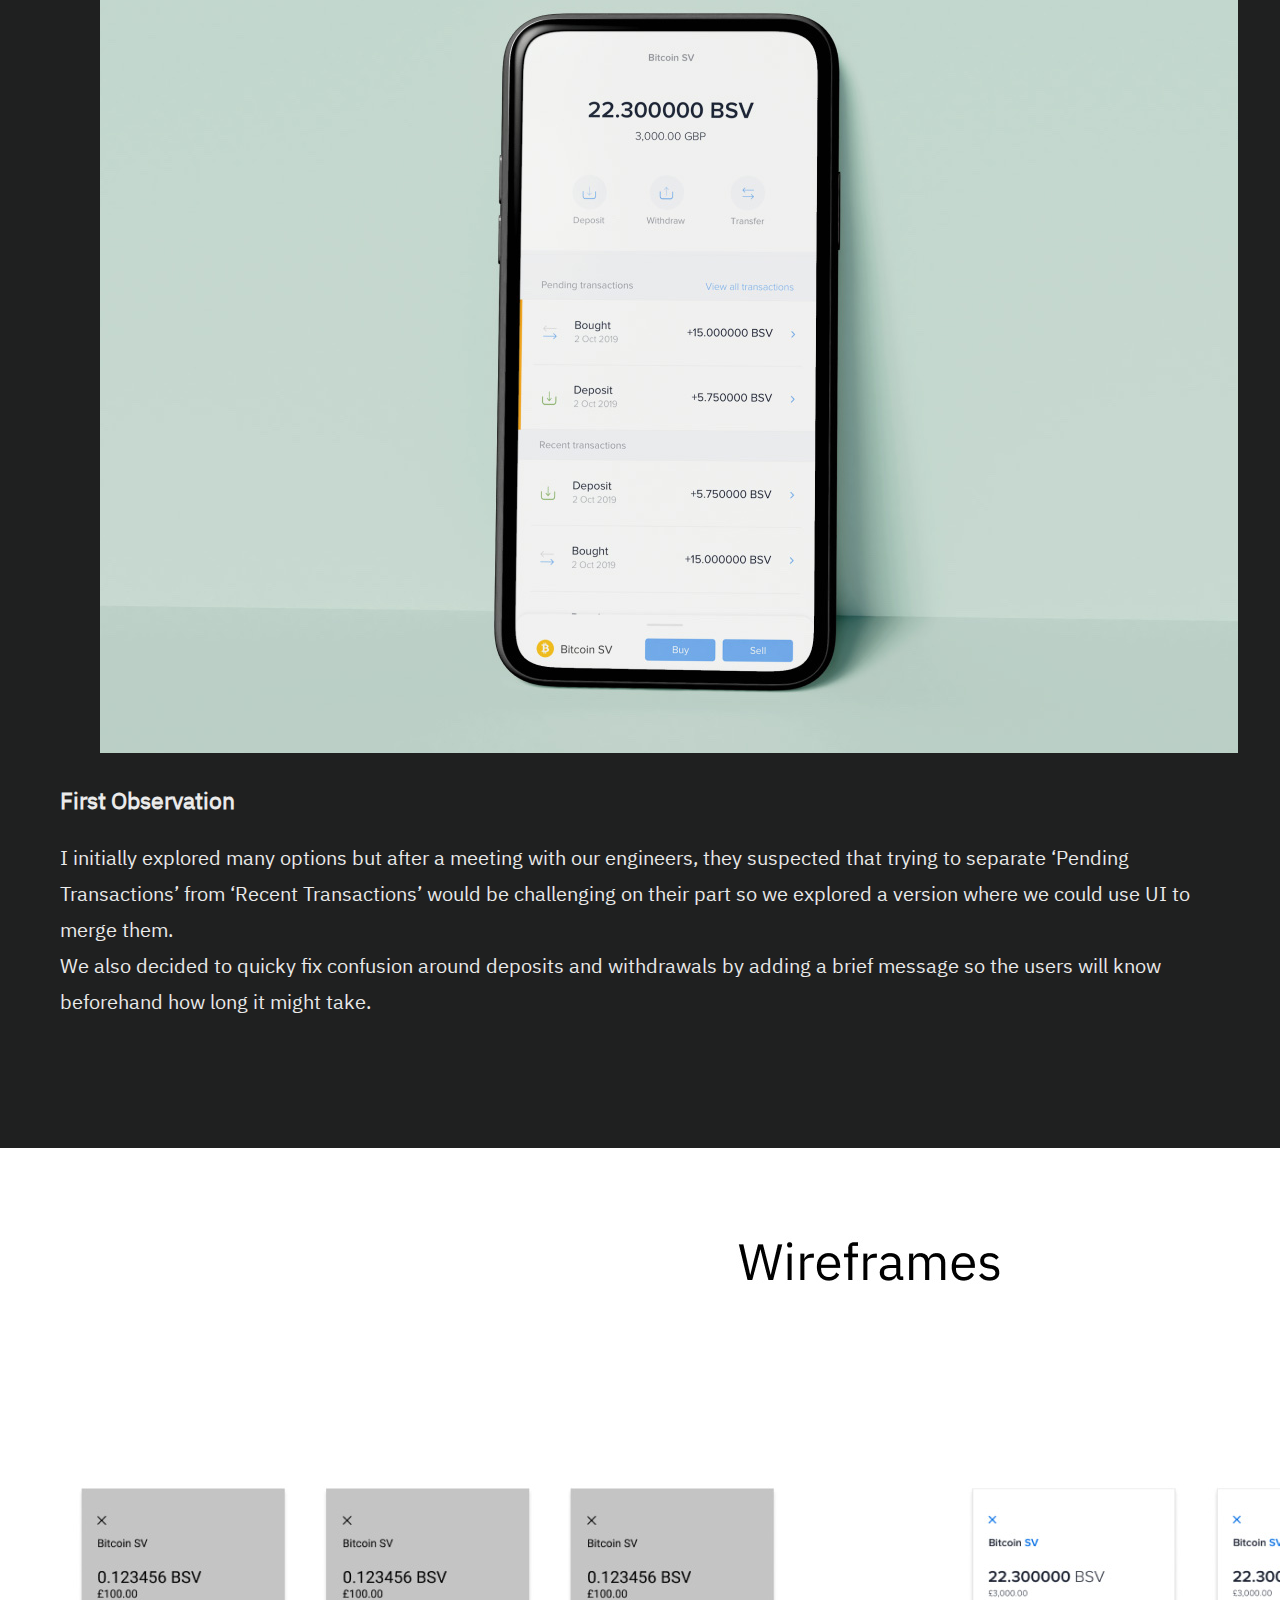
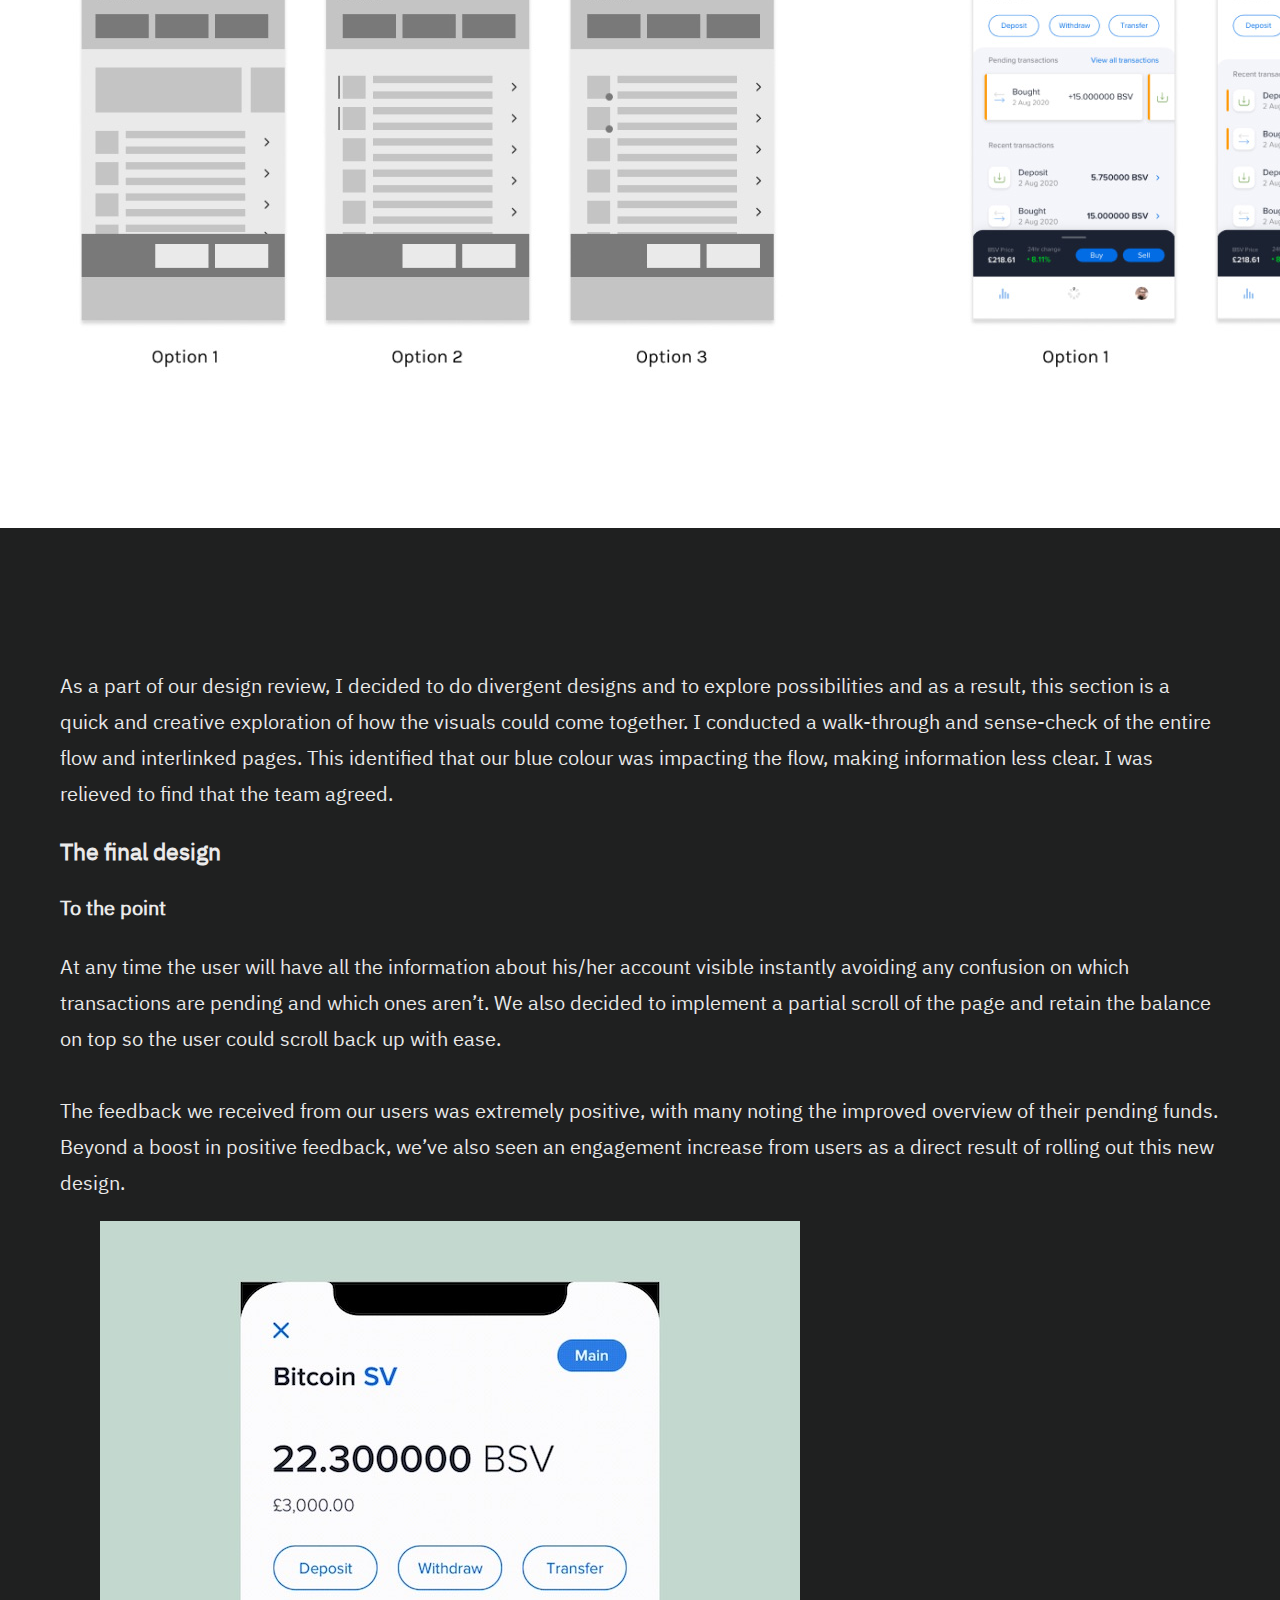
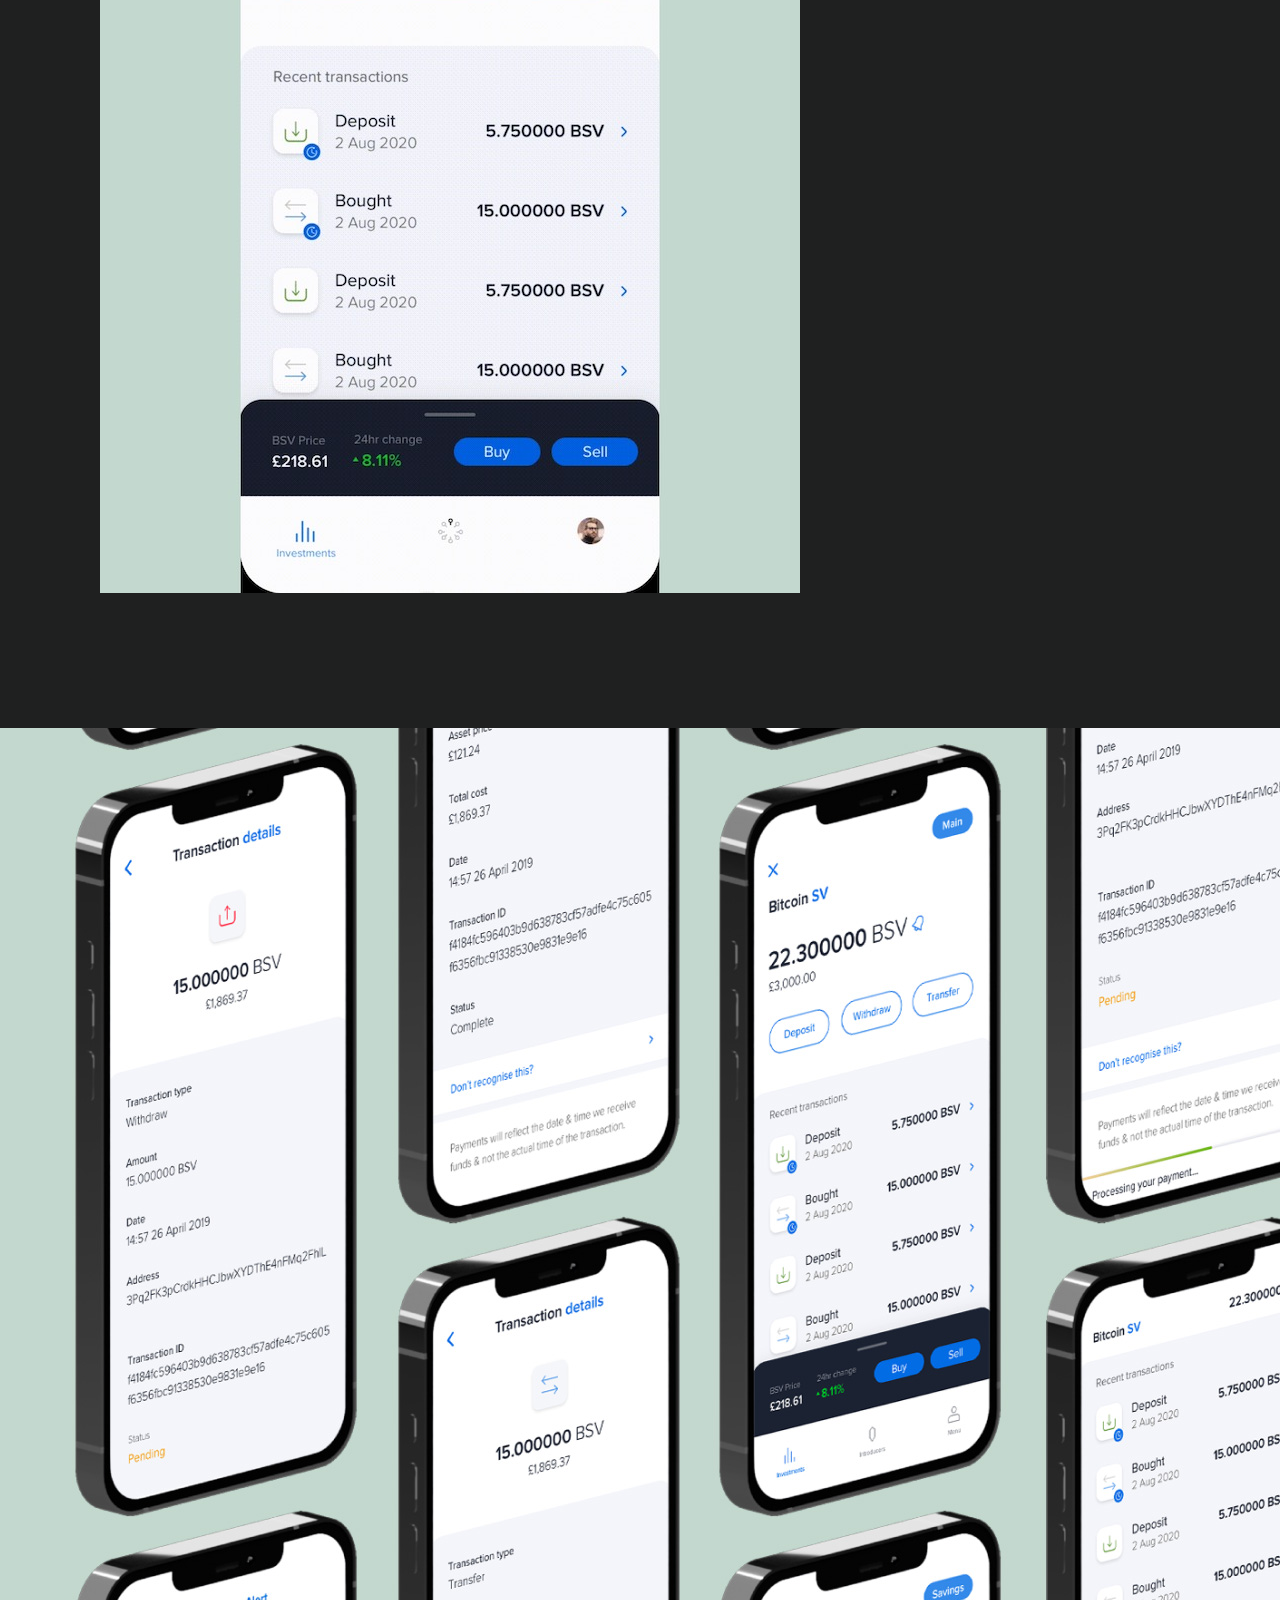
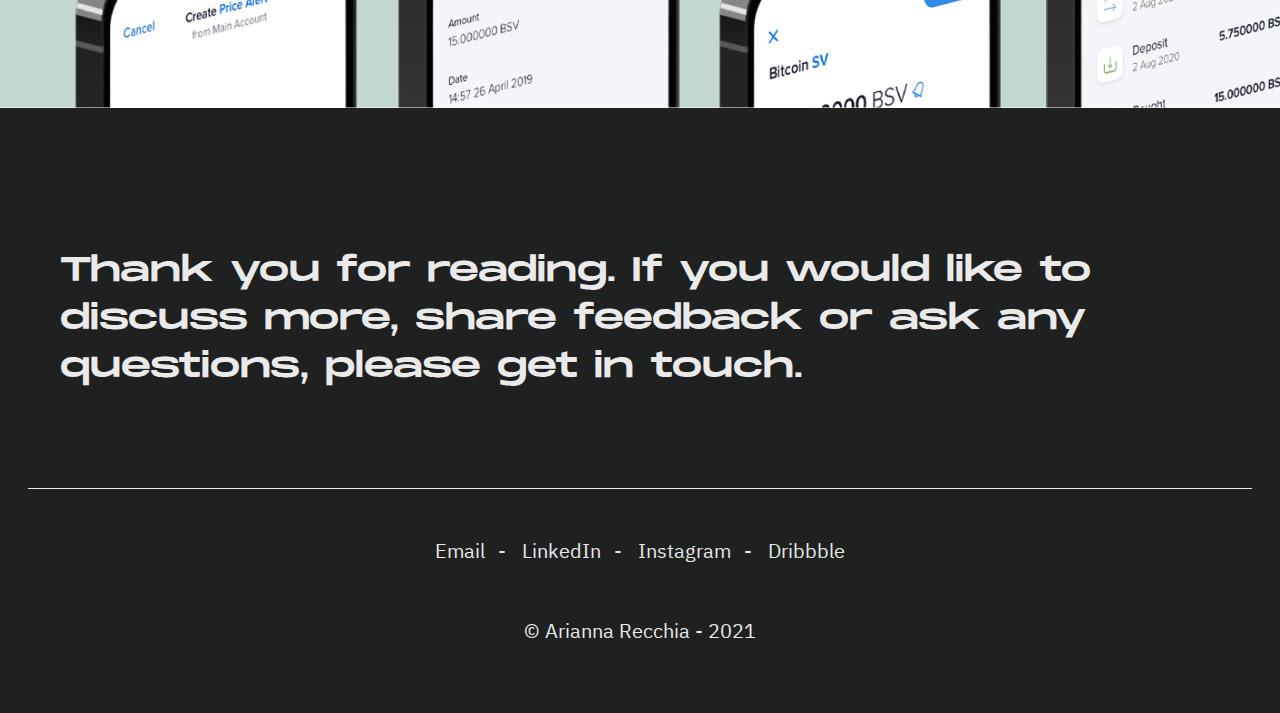
<file: portfolio/currency-page.html>
<!DOCTYPE html>
<html lang="en">
<head>
    <meta charset="UTF-8">
    <meta http-equiv="X-UA-Compatible" content="IE=edge">
    <meta name="viewport" content="width=device-width, initial-scale=1.0">
    
     <!-- SEO TAGS -->
     <title>Arianna Recchia • Currency Page</title>
     <meta name="author" content="Arianna Recchia">
     <meta name="description" content="Product designer based in London, with a focus on unique, bold, and branded interactive design." />
     <link rel="canonical" href="https://vincenzopetito.github.io/ariannarecchiawebsite/" />
     <meta property="og:title" content="Arianna Recchia" />
     <meta property="og:locale" content="en_US" />
     <meta property="og:description" content="Product designer based in London, with a focus on unique, bold, and branded interactive design." />
     <meta property="og:url" content="https://vincenzopetito.github.io/ariannarecchiawebsite/" />
     <meta property="og:site_name" content="Arianna Recchia" />
     <script type="application/ld+json">
         {
             "@type": "Person",
             "name": "Arianna Recchia",
             "headline": "Currency Page",
             "description": "Product designer based in London, with a focus on unique, bold, and branded interactive design.",
             "url": "https://vincenzopetito.github.io/ariannarecchiawebsite/",
             "sameAs": [
                 "https://dribbble.com/YannaErre",
                 "https://www.instagram.com/ariannarecchiastudio",
                 "",
                 "https://www.linkedin.com/in/ariannarecchia"
             ]
             "@context":"https://schema.org"
         }
     </script>

    <link rel="stylesheet" href="https://vincenzopetito.github.io/ariannarecchiawebsite//assets/css/style.css">
</head>
<body >
    <main>
        
        <header >
    <div class="content">    
        <a href="/" class="logo">
            Arianna Recchia
        </a>

        <ul>
            <li>
                <a class="white-link" href="https://vincenzopetito.github.io/ariannarecchiawebsite//about.html">About</a>
            </li>
            <li>
                <a class="white-link" href="https://vincenzopetito.github.io/ariannarecchiawebsite//projects.html">Projects</a>
            </li>
        </ul>
    </div>
</header>
        
        <section class="cover">
    <div class="content">
        <h1>Currency Page</h1>
    </div>
</section>

<section>
    <div class="content">
        <ul class="project-detail">
            
                <li>
                    <span class="detail-name">Project:</span>
                    <span class="detail-value">Currency page for Gravity (browser &iOS)</span>
                </li>
            
            
            
                <li>
                    <span class="detail-name">Role:</span>
                    <span class="detail-value">Designer</span>
                </li>
            
            
            
                <li>
                    <span class="detail-name">Date:</span>
                    <span class="detail-value">October 2020 to Jan 2021</span>
                </li>
            

            
                <li>
                    <span class="detail-name">Description:</span>
                    <span class="detail-value">After some user research we identified that many users had concerns on the timeframes of certain actions and were losing trust in our product. We then had to act quickly to change this perception.</span>
                </li>
            
        </ul>
    </div>
</section>

<figure class="projec-cover" style="background-image: url('/assets/images/portfolio/currency_page/cover.jpg');"></figure>
 
<section class="portfolio-section">
    <div class="content">
        <div class="cols two-cols">
            <figure>
                <img src="/assets/images/portfolio/currency_page/problem.jpg" alt="Currency Page">
            </figure>
            <div>
                <h3>The problem</h3>
                <p>How to maintain the users’ trust that deposits and transactions will arrive in their Gravity account? During our move over from browser to iOS, we also decided to renovate the overall design since most of our traffic came from mobile users. I started this project by creating a new mobile currency page, adopting the iOS guidelines with an aim to create a unified experience.</p>
                <h3>The goal</h3>
                <p>Create the right architecture with the objective of increased acquisition and activation.</p>
                <h3>The research</h3>
                <p>What do users feel the need to see first in their ‘Currency page’?
                    <ul>
                        <li>Create awareness about why deposits are not showing</li>
                        <li>Confusion around why their transactions are not showing</li>
                        <li>How to maintain the user trust that transactions will arrive</li>
                        <li>Comprehension about how blockchain confirmations work</li>
                    </ul>
                </p>
            </div>
        </div>
    </div>
</section>

<section class="portfolio-section">
    <div class="content">
        <h3>The principles</h3>
        <div class="cols three-cols">
            <div>
                <h4>- Educate at the right time</h4>
                <p>We need to ensure that education is done in a timely and effective manner. Users should have very clear expectations of the length of time certain actions will take and how the blockchain confirmation steps work.</p>
            </div>
            <div>
                <h4>- Transparency builds trust</h4>
                <p>It’s crucial that we are empathetic and we understand our customers. It’s our responsability to be clear and transparent about their balance situation and how their balance is determined.</p>
            </div>
            <div>
                <h4>- Empowering users to trade</h4>
                <p>We should reassure users when their money is received and update their balance. Users need to be confident on how and when to trade. Having all the information in this page will help them to decide what’s best for them.</p>
            </div>
        </div>
    </div>
</section>

<section class="portfolio-section">
    <div class="content">
        <h3>Key solution elements</h3>
        <div class="cols four-cols">
            <div>
                <h4>- Informed deposits</h4>
                <p>Providing the users more information about their first deposit, which might take up to 24h, informing them in advance so they don’t wonder why the balance is not updated.</p>
            </div>
            <div>
                <h4>- Pending transactions</h4>
                <p>Showing the pending transactions on top of their history will give the users a quicker way to monitor their balance and an easier way to access it.</p>
            </div>
            <div>
                <h4>- Live price chart</h4>
                <p>Having a way to be constantly updated on the market status is something key to save them time and stop switching between different platforms.</p>
            </div>
            <div>
                <h4>- Price alerts</h4>
                <p>While we provide an overview on the market, we’re also giving the flexibility to quickly buy and sell at their target price.</p>
            </div>
        </div>
    </div>
</section>

<section class="portfolio-section">
    <div class="content">
        <figure class="big-image">
            <img src="/assets/images/portfolio/currency_page/information-architecture.jpg" alt="Currency Page">
        </figure>
    </div>
</section>

<section class="portfolio-section">
    <div class="content">
        <h3>User testing findings</h3>
        <div class="cols three-cols">
            <div>
                <figure>
                    <img src="/assets/images/portfolio/currency_page/user-testing-1.jpg" alt="Currency Page">
                </figure>
                <h4>Information before depositing is essential</h4>
                <p>“I just deposited some pounds, where is my money? Where will it be available in my balance? Why can’t I find it in my transactions history?”</p>
            </div>
            <div>
                <figure>
                    <img src="/assets/images/portfolio/currency_page/user-testing-2.jpg" alt="Currency Page">
                </figure>
                <h4>Pending transactions are hard to find</h4>
                <p>“Why can’t I see that the crypto I just bought/sold in my history? Why can’t I use my coins straight-away? Why does it say ’pending’?”</p>
            </div>
            <div>
                <figure>
                    <img src="/assets/images/portfolio/currency_page/user-testing-3.jpg" alt="Currency Page">
                </figure>
                <h4>Users needed reassurance after each deposit or withdrawal</h4>
                <p>“I just withdrew some money but I didn’t receive any notification, how long it will take? Why is it not instant like my bank? Why do I have to wait so long?”</p>
            </div>
        </div>
    </div>
</section>

<section class="portfolio-section">
    <div class="content">
        <div class="cols two-cols">
            <figure style="flex: 2;">
                <img src="/assets/images/portfolio/currency_page/observation.jpg" alt="Currency Page">
            </figure>
            <div>
                <h3>First Observation</h3>
                <p>I initially explored many options but after a meeting with our engineers, they suspected that trying to separate ‘Pending Transactions’ from ‘Recent Transactions’ would be challenging on their part so we explored a version where we could use UI to merge them.<br/> We also decided to quicky fix confusion around deposits and withdrawals by adding a brief message so the users will know beforehand how long it might take.</p>
            </div>
        </div>
    </div>
</section>

<section class="horizontal-slider">
    <figure class="slide">
        <img src="/assets/images/portfolio/currency_page/slider-1.jpg" alt="Currency Page">
    </figure>
    <figure class="slide">
        <img src="/assets/images/portfolio/currency_page/slider-2.jpg" alt="Currency Page">
    </figure>
    <figure class="slide">
        <img src="/assets/images/portfolio/currency_page/slider-3.jpg" alt="Currency Page">
    </figure>
</section>

<section class="portfolio-section">
    <div class="content">
        <div class="cols two-cols">
            <div>
                <p>As a part of our design review, I decided to do divergent designs and to explore possibilities and as a result, this section is a quick and creative exploration of how the visuals could come together. I conducted a walk-through and sense-check of the entire flow and interlinked pages. This identified that our blue colour was impacting the flow, making information less clear. I was relieved to find that the team agreed.</p>
                <h3>The final design</h3>
                <h4>To the point</h4>
                <p>At any time the user will have all the information about his/her account visible instantly avoiding any confusion on which transactions are pending and which ones aren’t. We also decided to implement a partial scroll of the page and retain the balance on top so the user could scroll back up with ease.<br/><br/> The feedback we received from our users was extremely positive, with many noting the improved overview of their pending funds. Beyond a boost in positive feedback, we’ve also seen an engagement increase from users as a direct result of rolling out this new design.</p>
            </div>
            <figure>
                <img src="/assets/images/portfolio/currency_page/final-design.jpg" alt="Currency Page">
            </figure>
        </div>
    </div>
</section>

<section class="horizontal-slider">
    <figure class="slide">
        <img src="/assets/images/portfolio/currency_page/end-slider-1.jpg" alt="Currency Page">
    </figure>
    <figure class="slide">
        <img src="/assets/images/portfolio/currency_page/end-slider-2.jpg" alt="Currency Page">
    </figure>
</section>

<section class="project-footer">
    <div class="content">
        <p>Thank you for reading. If you would like to discuss more, share feedback or ask any questions, please get in touch.</p>
    </div>
</section>

        
            <footer>
    <div class="content">
        <ul class="contacts">
            <li>
                <a class="white-link" href="mailto:hello@ariannarecchia.com">Email</a>
            </li>
            <li>
                <a class="white-link" href="https://www.linkedin.com/in/ariannarecchia" target="_blank">LinkedIn</a>
            </li>
            <li>
                <a class="white-link" href="https://www.instagram.com/ariannarecchiastudio" target="_blank">Instagram</a>
            </li>
            <li>
                <a class="white-link" href="https://dribbble.com/YannaErre" target="_blank">Dribbble</a>
            </li>
        </ul>
        <p>
            &copy; Arianna Recchia - 2021
        </p>
    </div>
</footer>
        

    </main>
</body>
</html>
</file>
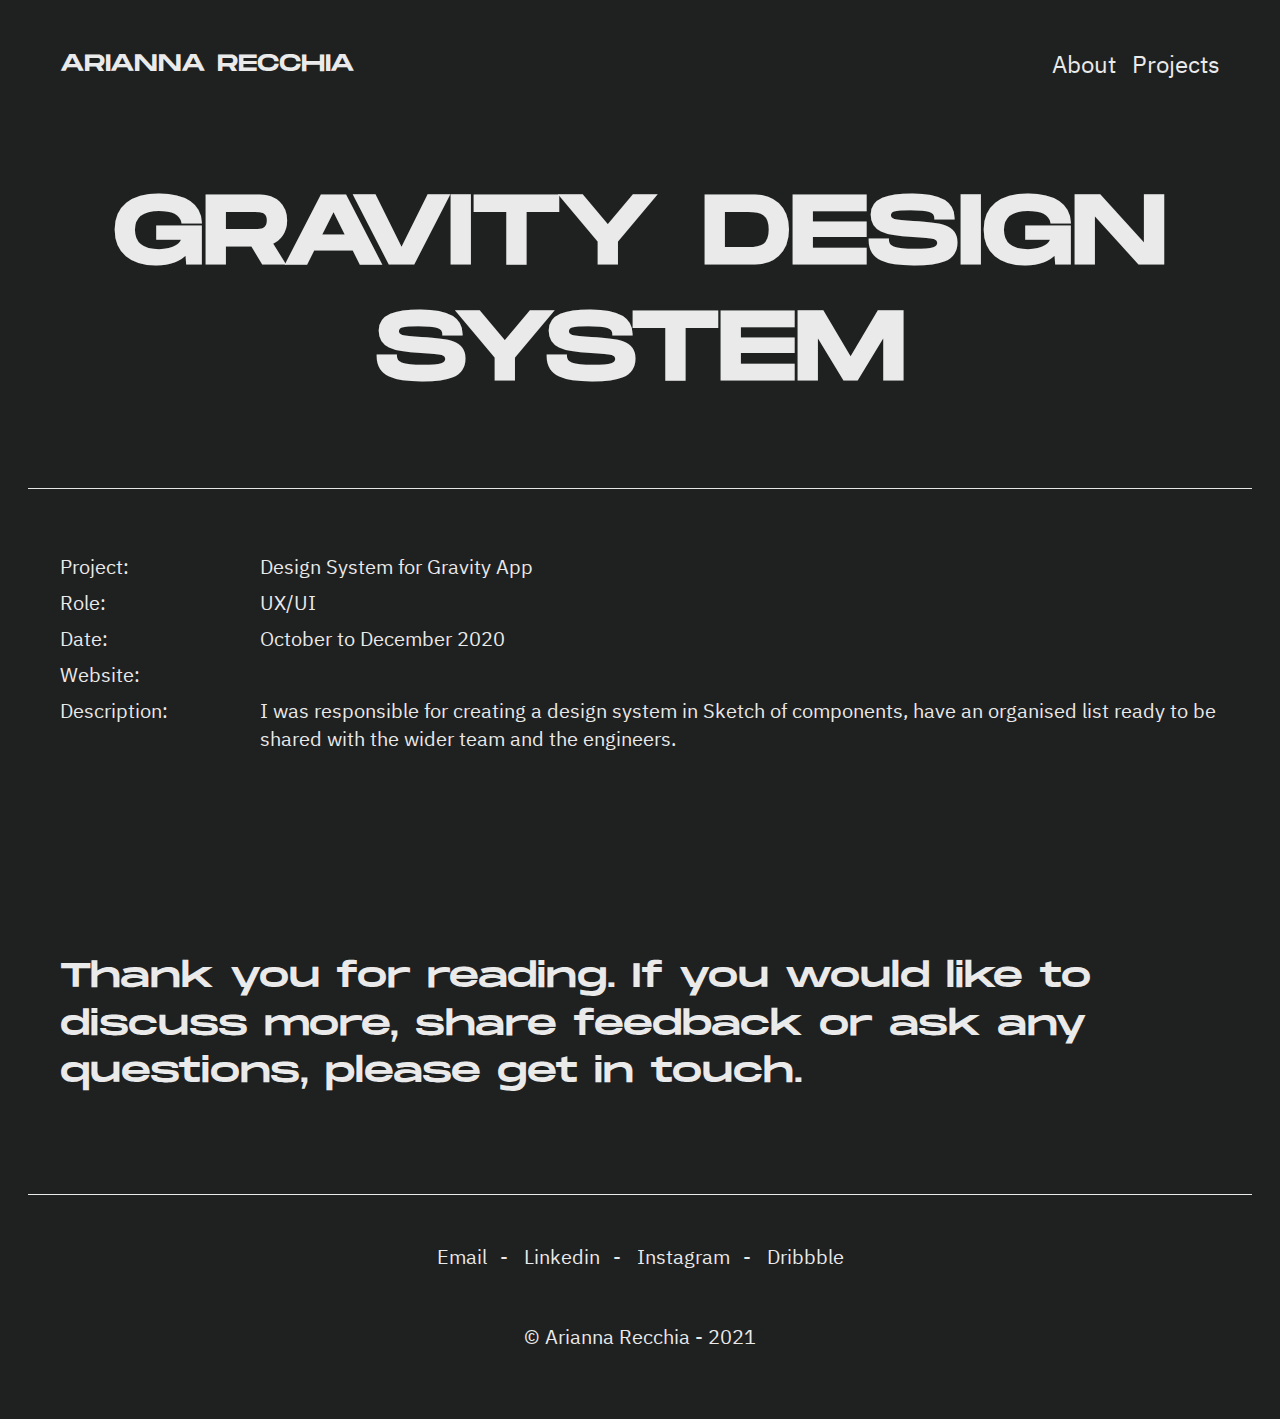
<file: portfolio/gravity-design-system.html>
<!DOCTYPE html>
<html lang="en">
<head>
    <meta charset="UTF-8">
    <meta http-equiv="X-UA-Compatible" content="IE=edge">
    <meta name="viewport" content="width=device-width, initial-scale=1.0">
    
     <!-- SEO TAGS -->
     <title>Arianna Recchia • Gravity Design System</title>
     <meta name="author" content="Arianna Recchia">
     <meta name="description" content="Product designer based in London, with a focus on unique, bold, and branded interactive design." />
     <link rel="canonical" href="www.ariannarecchia.com" />
     <meta property="og:title" content="Arianna Recchia" />
     <meta property="og:locale" content="en_US" />
     <meta property="og:description" content="Product designer based in London, with a focus on unique, bold, and branded interactive design." />
     <meta property="og:url" content="www.ariannarecchia.com" />
     <meta property="og:site_name" content="Arianna Recchia" />
     <script type="application/ld+json">
         {
             "@type": "Person",
             "name": "Arianna Recchia",
             "headline": "Gravity Design System",
             "description": "Product designer based in London, with a focus on unique, bold, and branded interactive design.",
             "url": "www.ariannarecchia.com",
             "sameAs": [
                 "https://dribbble.com/YannaErre",
                 "https://www.instagram.com/ariannarecchiastudio",
                 "",
                 "https://www.linkedin.com/in/ariannarecchia"
             ]
             "@context":"https://schema.org"
         }
     </script>

     <link rel="stylesheet" href="../assets/css/style.css">
</head>
<body >
    <main>
        
        <header >
    <div class="content">    
        <a href="/" class="logo">
            Arianna Recchia
        </a>

        <ul>
            <li>
                <a class="white-link" href="/about.html">About</a>
            </li>
            <li>
                <a class="white-link" href="/projects.html">Projects</a>
            </li>
        </ul>
    </div>
</header>
        
        <section class="cover">
    <div class="content">
        <h1>Gravity Design System</h1>
    </div>
</section>

<section class="page-content">
    <div class="content">
        <ul class="project-detail">
            
                <li>
                    <span class="detail-name">Project:</span>
                    <span class="detail-value">Design System for Gravity App</span>
                </li>
            
            
            
                <li>
                    <span class="detail-name">Role:</span>
                    <span class="detail-value">UX/UI</span>
                </li>
            
            
            
                <li>
                    <span class="detail-name">Date:</span>
                    <span class="detail-value">October to December 2020</span>
                </li>
            

            
                <li>
                    <span class="detail-name">Website:</span>
                    <span class="detail-value"></span>
                </li>
            

            
                <li>
                    <span class="detail-name">Description:</span>
                    <span class="detail-value">I was responsible for creating a design system in Sketch of components, have an organised list ready to be shared with the wider team and the engineers.</span>
                </li>
            
        </ul>
    </div>
</section>

<section class="project-footer">
    <div class="content">
        <p>Thank you for reading. If you would like to discuss more, share feedback or ask any questions, please get in touch.</p>
    </div>
</section>

        
            <footer>
    <div class="content">
        <ul class="contacts">
            <li>
                <a class="white-link" href="mailto:hello@ariannarecchia.com">Email</a>
            </li>
            <li>
                <a class="white-link" href="https://www.linkedin.com/in/ariannarecchia" target="_blank">Linkedin</a>
            </li>
            <li>
                <a class="white-link" href="https://www.instagram.com/ariannarecchiastudio" target="_blank">Instagram</a>
            </li>
            <li>
                <a class="white-link" href="https://dribbble.com/YannaErre" target="_blank">Dribbble</a>
            </li>
        </ul>
        <p>
            &copy; Arianna Recchia - 2021
        </p>
    </div>
</footer>
        

    </main>
</body>
</html>
</file>
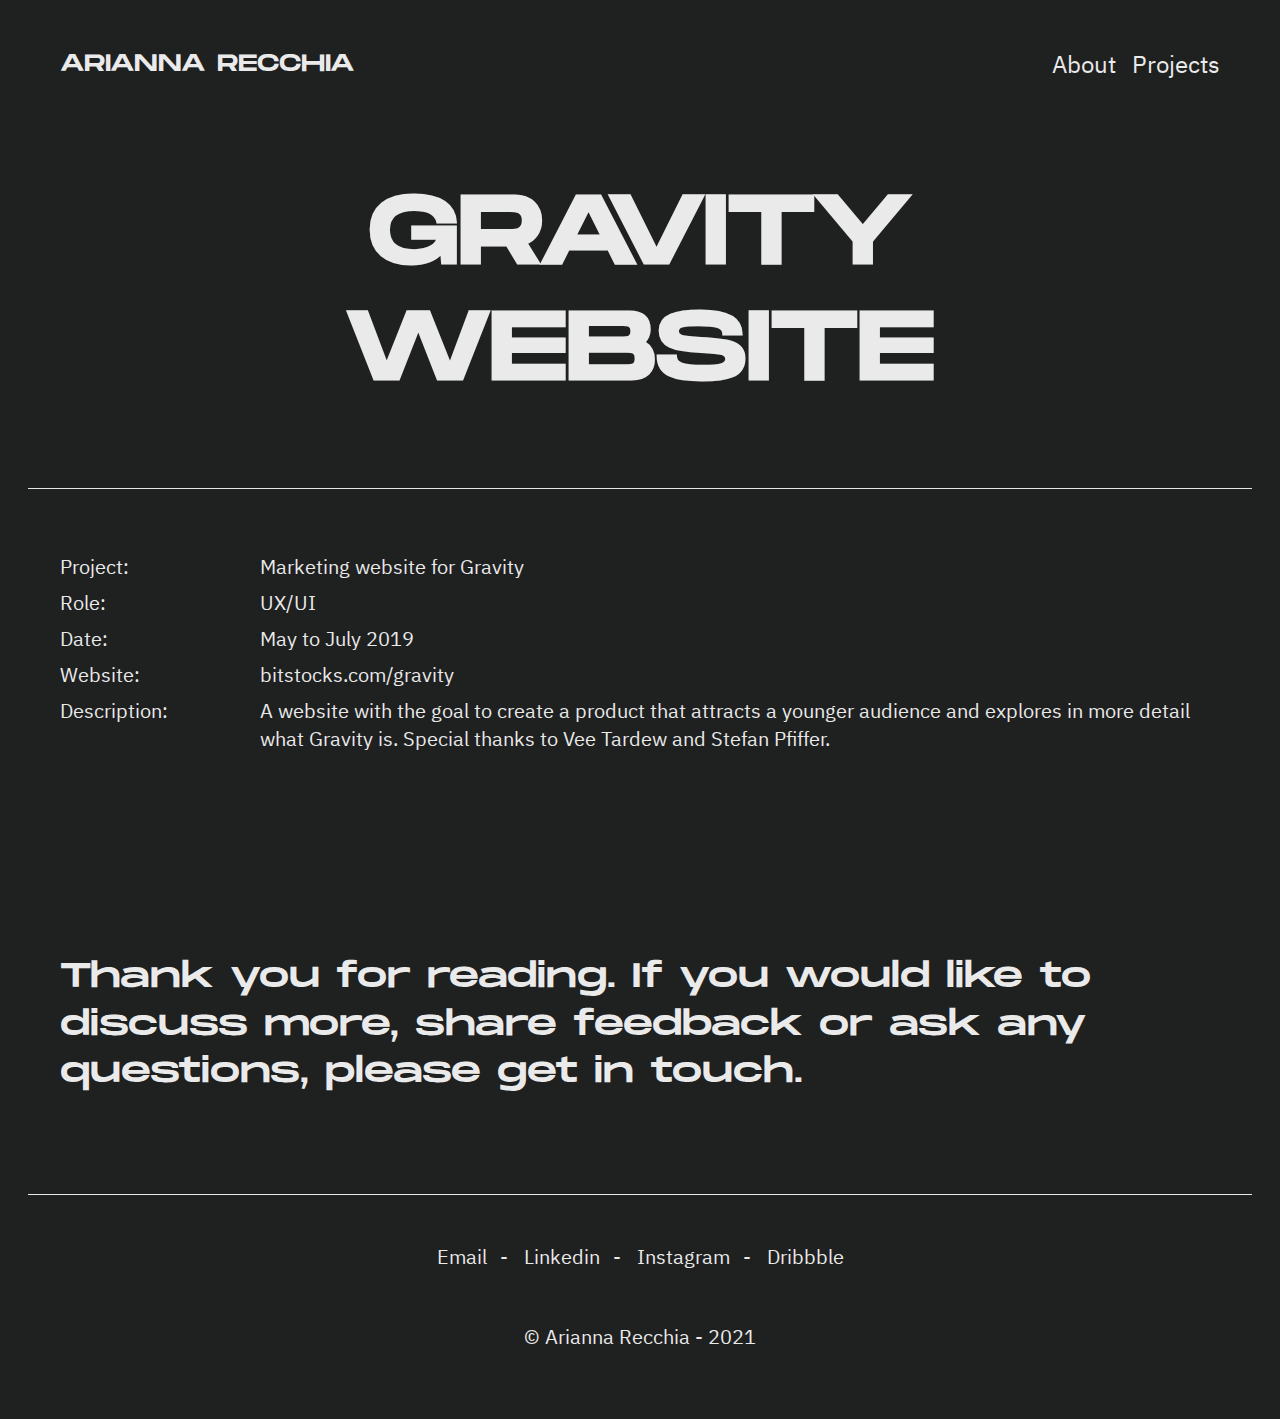
<file: portfolio/gravity-website.html>
<!DOCTYPE html>
<html lang="en">
<head>
    <meta charset="UTF-8">
    <meta http-equiv="X-UA-Compatible" content="IE=edge">
    <meta name="viewport" content="width=device-width, initial-scale=1.0">
    
     <!-- SEO TAGS -->
     <title>Arianna Recchia • Gravity Website</title>
     <meta name="author" content="Arianna Recchia">
     <meta name="description" content="Product designer based in London, with a focus on unique, bold, and branded interactive design." />
     <link rel="canonical" href="www.ariannarecchia.com" />
     <meta property="og:title" content="Arianna Recchia" />
     <meta property="og:locale" content="en_US" />
     <meta property="og:description" content="Product designer based in London, with a focus on unique, bold, and branded interactive design." />
     <meta property="og:url" content="www.ariannarecchia.com" />
     <meta property="og:site_name" content="Arianna Recchia" />
     <script type="application/ld+json">
         {
             "@type": "Person",
             "name": "Arianna Recchia",
             "headline": "Gravity Website",
             "description": "Product designer based in London, with a focus on unique, bold, and branded interactive design.",
             "url": "www.ariannarecchia.com",
             "sameAs": [
                 "https://dribbble.com/YannaErre",
                 "https://www.instagram.com/ariannarecchiastudio",
                 "",
                 "https://www.linkedin.com/in/ariannarecchia"
             ]
             "@context":"https://schema.org"
         }
     </script>

     <link rel="stylesheet" href="../assets/css/style.css">
</head>
<body >
    <main>
        
        <header >
    <div class="content">    
        <a href="https://vincenzopetito.github.io/ariannarecchiawebsite/" class="logo">
            Arianna Recchia
        </a>

        <ul>
            <li>
                <a class="white-link" href="../about.html">About</a>
            </li>
            <li>
                <a class="white-link" href="../projects.html">Projects</a>
            </li>
        </ul>
    </div>
</header>
        
        <section class="cover">
    <div class="content">
        <h1>Gravity Website</h1>
    </div>
</section>

<section class="page-content">
    <div class="content">
        <ul class="project-detail">
            
                <li>
                    <span class="detail-name">Project:</span>
                    <span class="detail-value">Marketing website for Gravity</span>
                </li>
            
            
            
                <li>
                    <span class="detail-name">Role:</span>
                    <span class="detail-value">UX/UI</span>
                </li>
            
            
            
                <li>
                    <span class="detail-name">Date:</span>
                    <span class="detail-value">May to July 2019</span>
                </li>
            

            
                <li>
                    <span class="detail-name">Website:</span>
                    <span class="detail-value">bitstocks.com/gravity</span>
                </li>
            

            
                <li>
                    <span class="detail-name">Description:</span>
                    <span class="detail-value">A website with the goal to create a product that attracts a younger audience and explores in more detail what Gravity is. Special thanks to Vee Tardew and Stefan Pfiffer.</span>
                </li>
            
        </ul>
    </div>
</section>

<section class="project-footer">
    <div class="content">
        <p>Thank you for reading. If you would like to discuss more, share feedback or ask any questions, please get in touch.</p>
    </div>
</section>

        
            <footer>
    <div class="content">
        <ul class="contacts">
            <li>
                <a class="white-link" href="mailto:hello@ariannarecchia.com">Email</a>
            </li>
            <li>
                <a class="white-link" href="https://www.linkedin.com/in/ariannarecchia" target="_blank">Linkedin</a>
            </li>
            <li>
                <a class="white-link" href="https://www.instagram.com/ariannarecchiastudio" target="_blank">Instagram</a>
            </li>
            <li>
                <a class="white-link" href="https://dribbble.com/YannaErre" target="_blank">Dribbble</a>
            </li>
        </ul>
        <p>
            &copy; Arianna Recchia - 2021
        </p>
    </div>
</footer>
        

    </main>
</body>
</html>
</file>
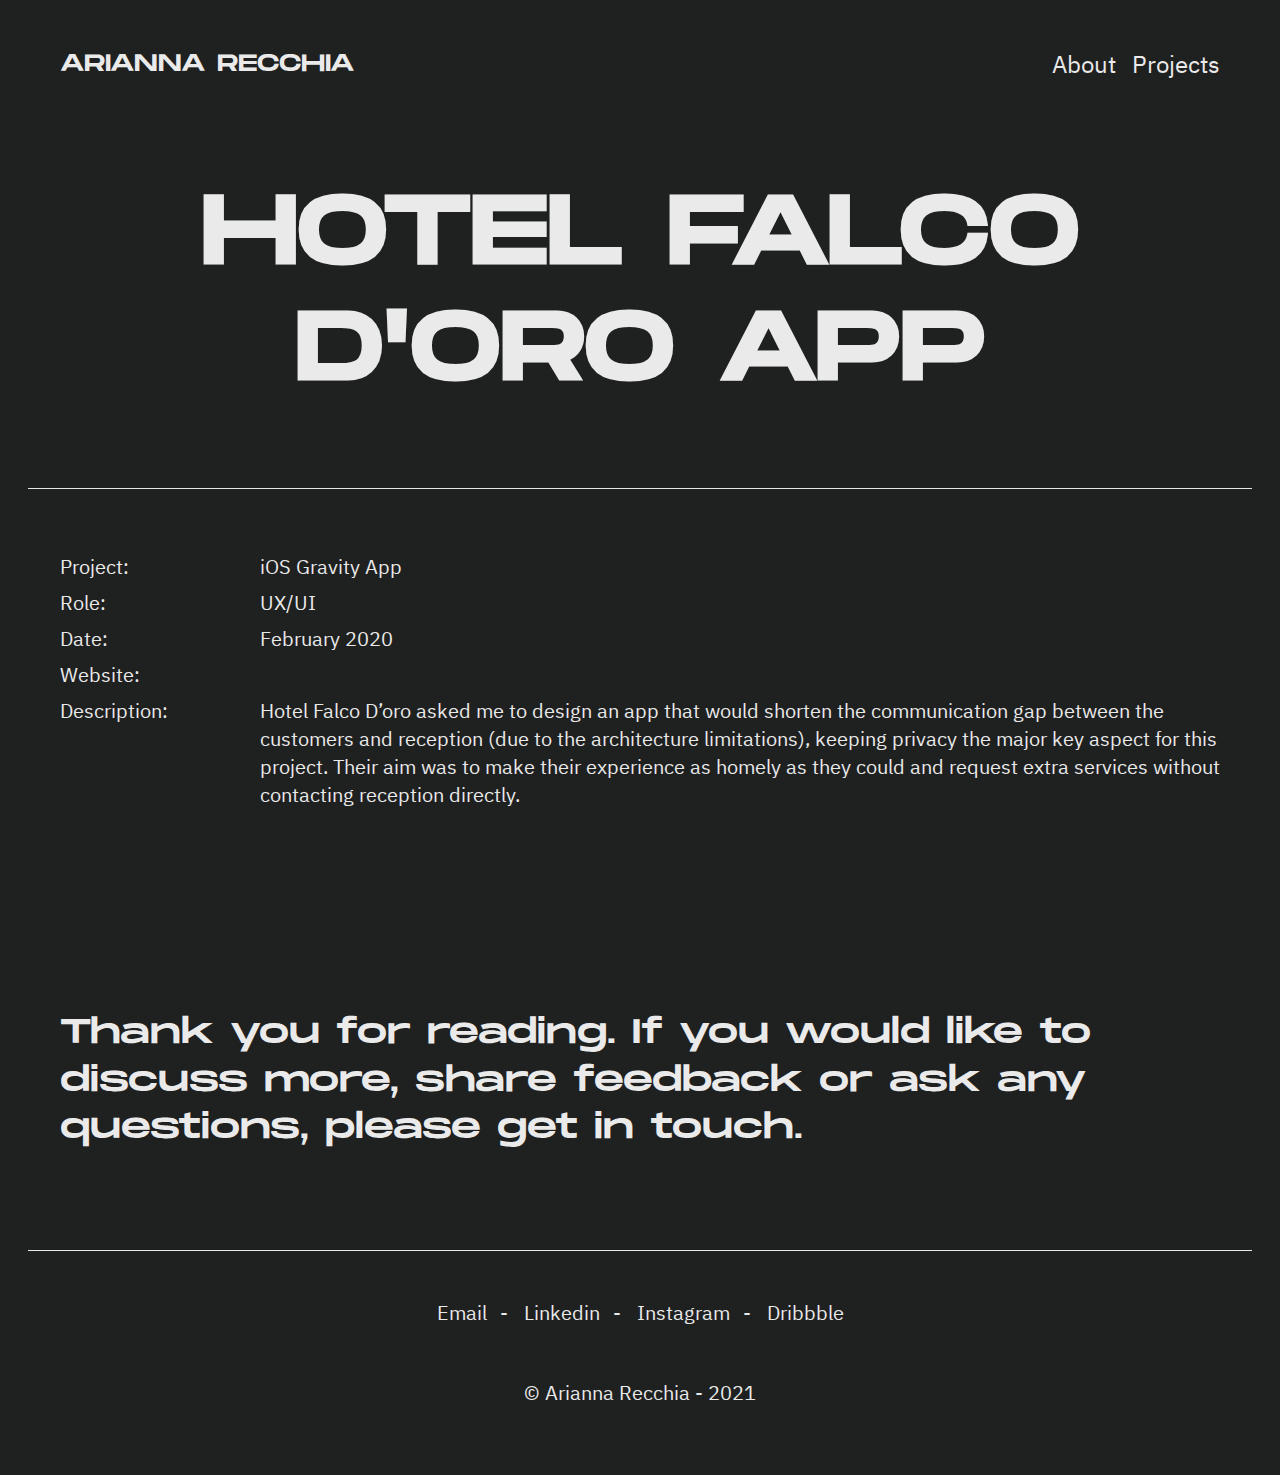
<file: portfolio/hotel-falco-oro.html>
<!DOCTYPE html>
<html lang="en">
<head>
    <meta charset="UTF-8">
    <meta http-equiv="X-UA-Compatible" content="IE=edge">
    <meta name="viewport" content="width=device-width, initial-scale=1.0">
    
     <!-- SEO TAGS -->
     <title>Arianna Recchia • Hotel Falco D'Oro App</title>
     <meta name="author" content="Arianna Recchia">
     <meta name="description" content="Product designer based in London, with a focus on unique, bold, and branded interactive design." />
     <link rel="canonical" href="www.ariannarecchia.com" />
     <meta property="og:title" content="Arianna Recchia" />
     <meta property="og:locale" content="en_US" />
     <meta property="og:description" content="Product designer based in London, with a focus on unique, bold, and branded interactive design." />
     <meta property="og:url" content="www.ariannarecchia.com" />
     <meta property="og:site_name" content="Arianna Recchia" />
     <script type="application/ld+json">
         {
             "@type": "Person",
             "name": "Arianna Recchia",
             "headline": "Hotel Falco D'Oro App",
             "description": "Product designer based in London, with a focus on unique, bold, and branded interactive design.",
             "url": "www.ariannarecchia.com",
             "sameAs": [
                 "https://dribbble.com/YannaErre",
                 "https://www.instagram.com/ariannarecchiastudio",
                 "",
                 "https://www.linkedin.com/in/ariannarecchia"
             ]
             "@context":"https://schema.org"
         }
     </script>

     <link rel="stylesheet" href="../assets/css/style.css">
</head>
<body >
    <main>
        
        <header >
    <div class="content">    
        <a href="/" class="logo">
            Arianna Recchia
        </a>

        <ul>
            <li>
                <a class="white-link" href="../about.html">About</a>
            </li>
            <li>
                <a class="white-link" href="../projects.html">Projects</a>
            </li>
        </ul>
    </div>
</header>
        
        <section class="cover">
    <div class="content">
        <h1>Hotel Falco D'Oro App</h1>
    </div>
</section>

<section class="page-content">
    <div class="content">
        <ul class="project-detail">
            
                <li>
                    <span class="detail-name">Project:</span>
                    <span class="detail-value">iOS Gravity App</span>
                </li>
            
            
            
                <li>
                    <span class="detail-name">Role:</span>
                    <span class="detail-value">UX/UI</span>
                </li>
            
            
            
                <li>
                    <span class="detail-name">Date:</span>
                    <span class="detail-value">February 2020</span>
                </li>
            

            
                <li>
                    <span class="detail-name">Website:</span>
                    <span class="detail-value"></span>
                </li>
            

            
                <li>
                    <span class="detail-name">Description:</span>
                    <span class="detail-value">Hotel Falco D’oro asked me to design an app that would shorten the communication gap between the customers and reception (due to the architecture limitations), keeping privacy the major key aspect for this project. Their aim was to make their experience as homely as they could and request extra services without contacting reception directly.</span>
                </li>
            
        </ul>
    </div>
</section>

<section class="project-footer">
    <div class="content">
        <p>Thank you for reading. If you would like to discuss more, share feedback or ask any questions, please get in touch.</p>
    </div>
</section>

        
            <footer>
    <div class="content">
        <ul class="contacts">
            <li>
                <a class="white-link" href="mailto:hello@ariannarecchia.com">Email</a>
            </li>
            <li>
                <a class="white-link" href="https://www.linkedin.com/in/ariannarecchia" target="_blank">Linkedin</a>
            </li>
            <li>
                <a class="white-link" href="https://www.instagram.com/ariannarecchiastudio" target="_blank">Instagram</a>
            </li>
            <li>
                <a class="white-link" href="https://dribbble.com/YannaErre" target="_blank">Dribbble</a>
            </li>
        </ul>
        <p>
            &copy; Arianna Recchia - 2021
        </p>
    </div>
</footer>
        

    </main>
</body>
</html>
</file>
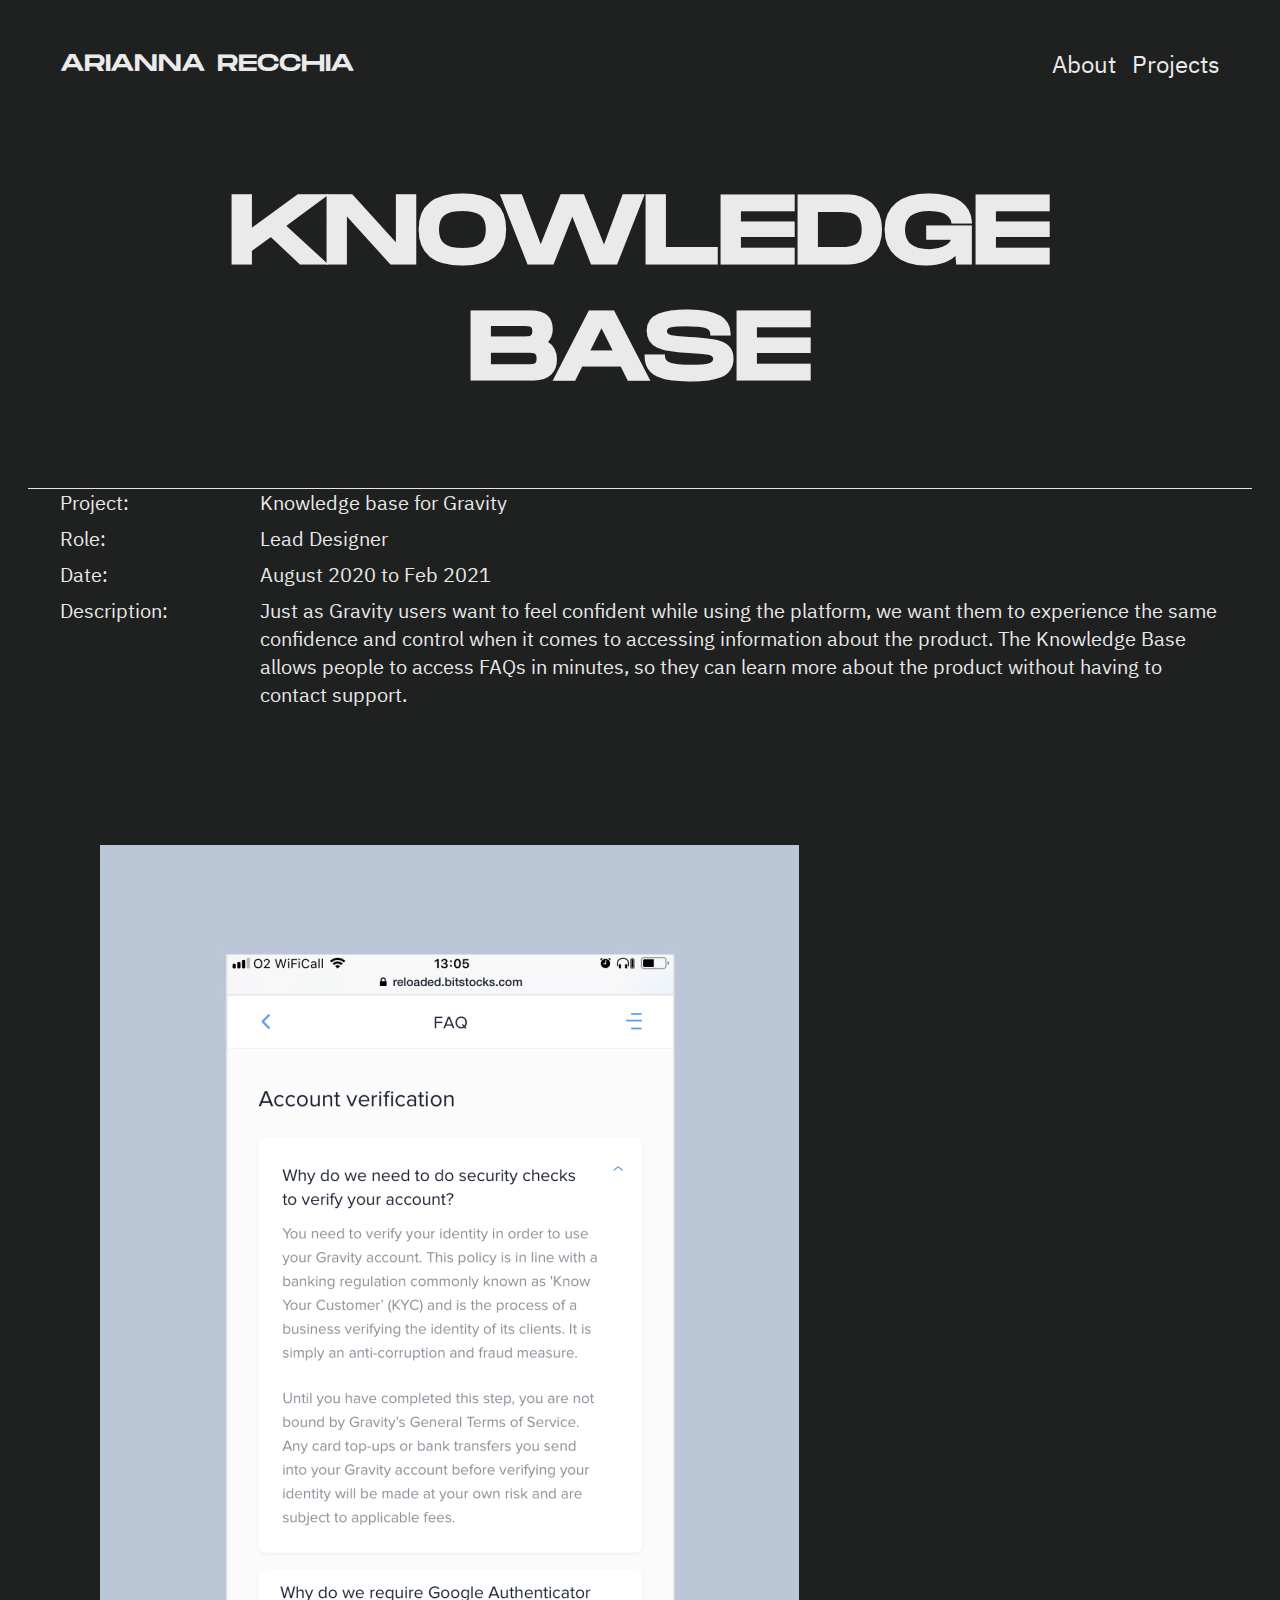
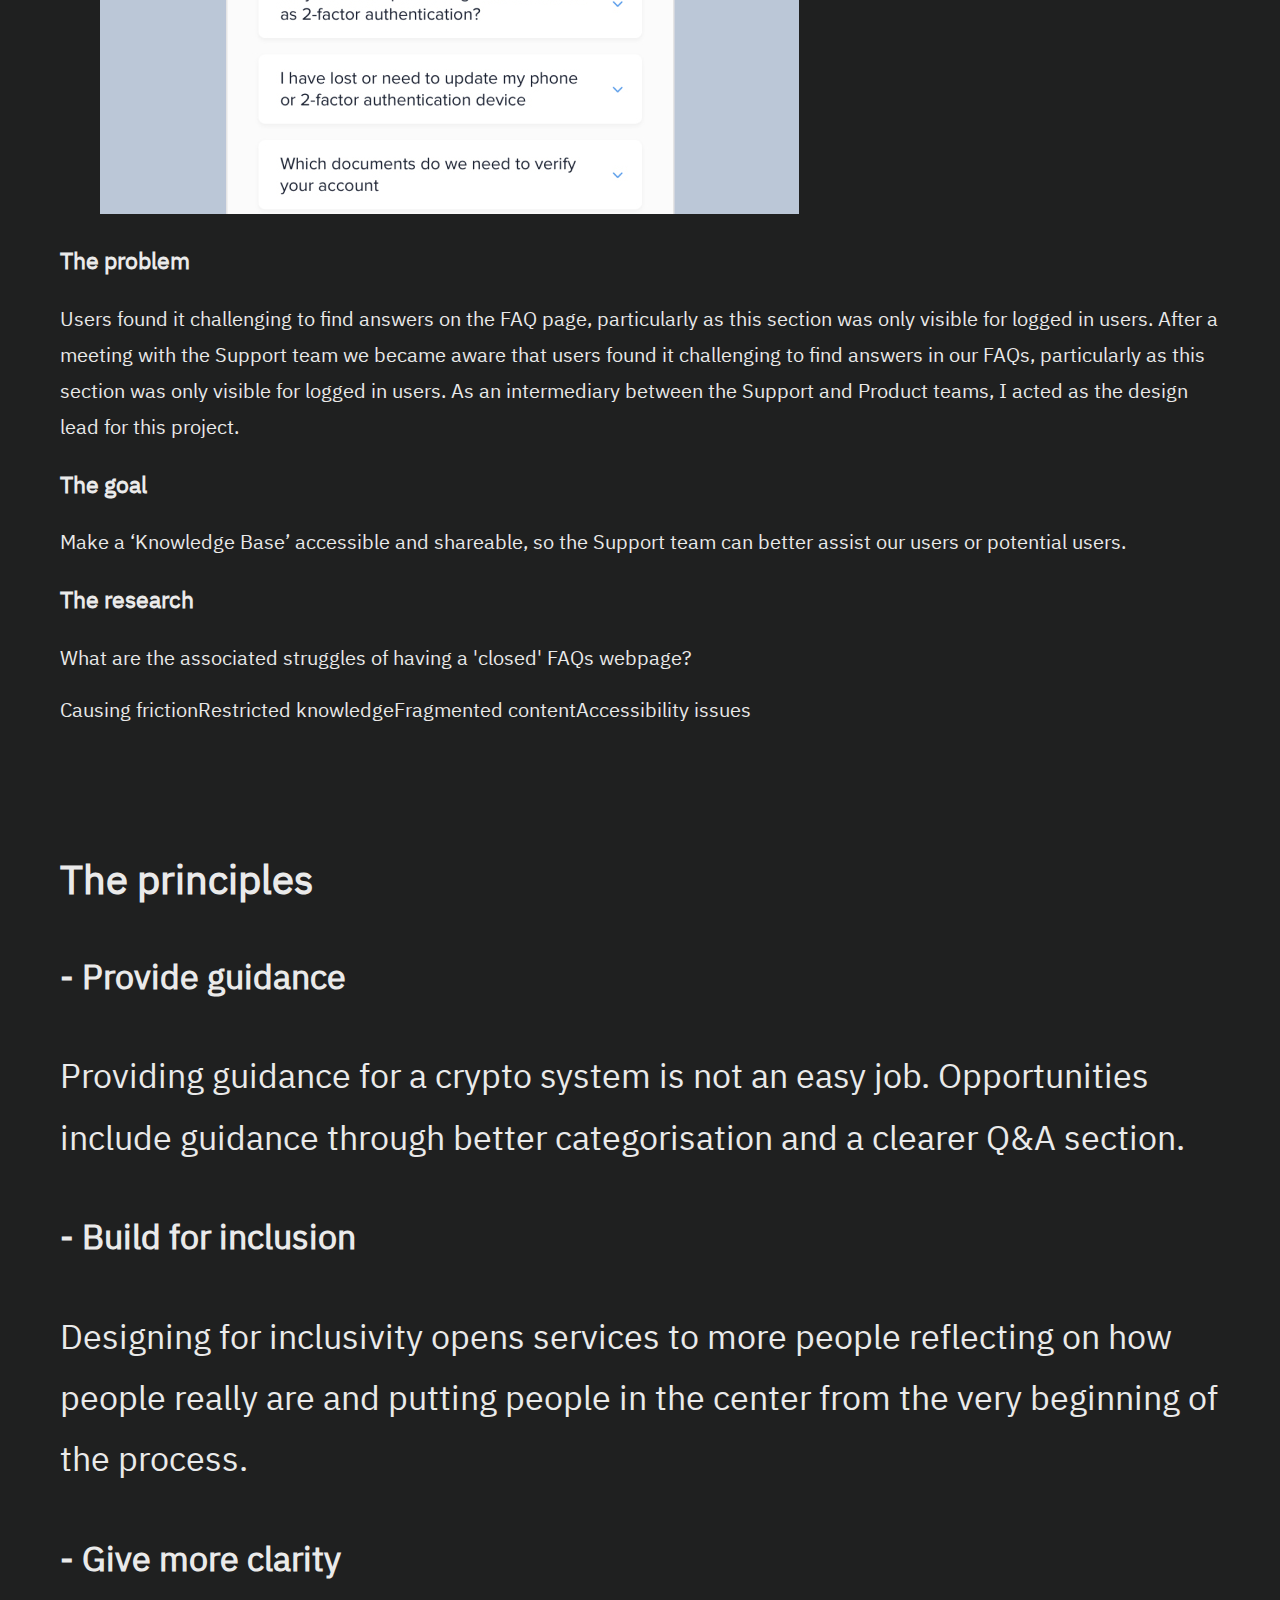
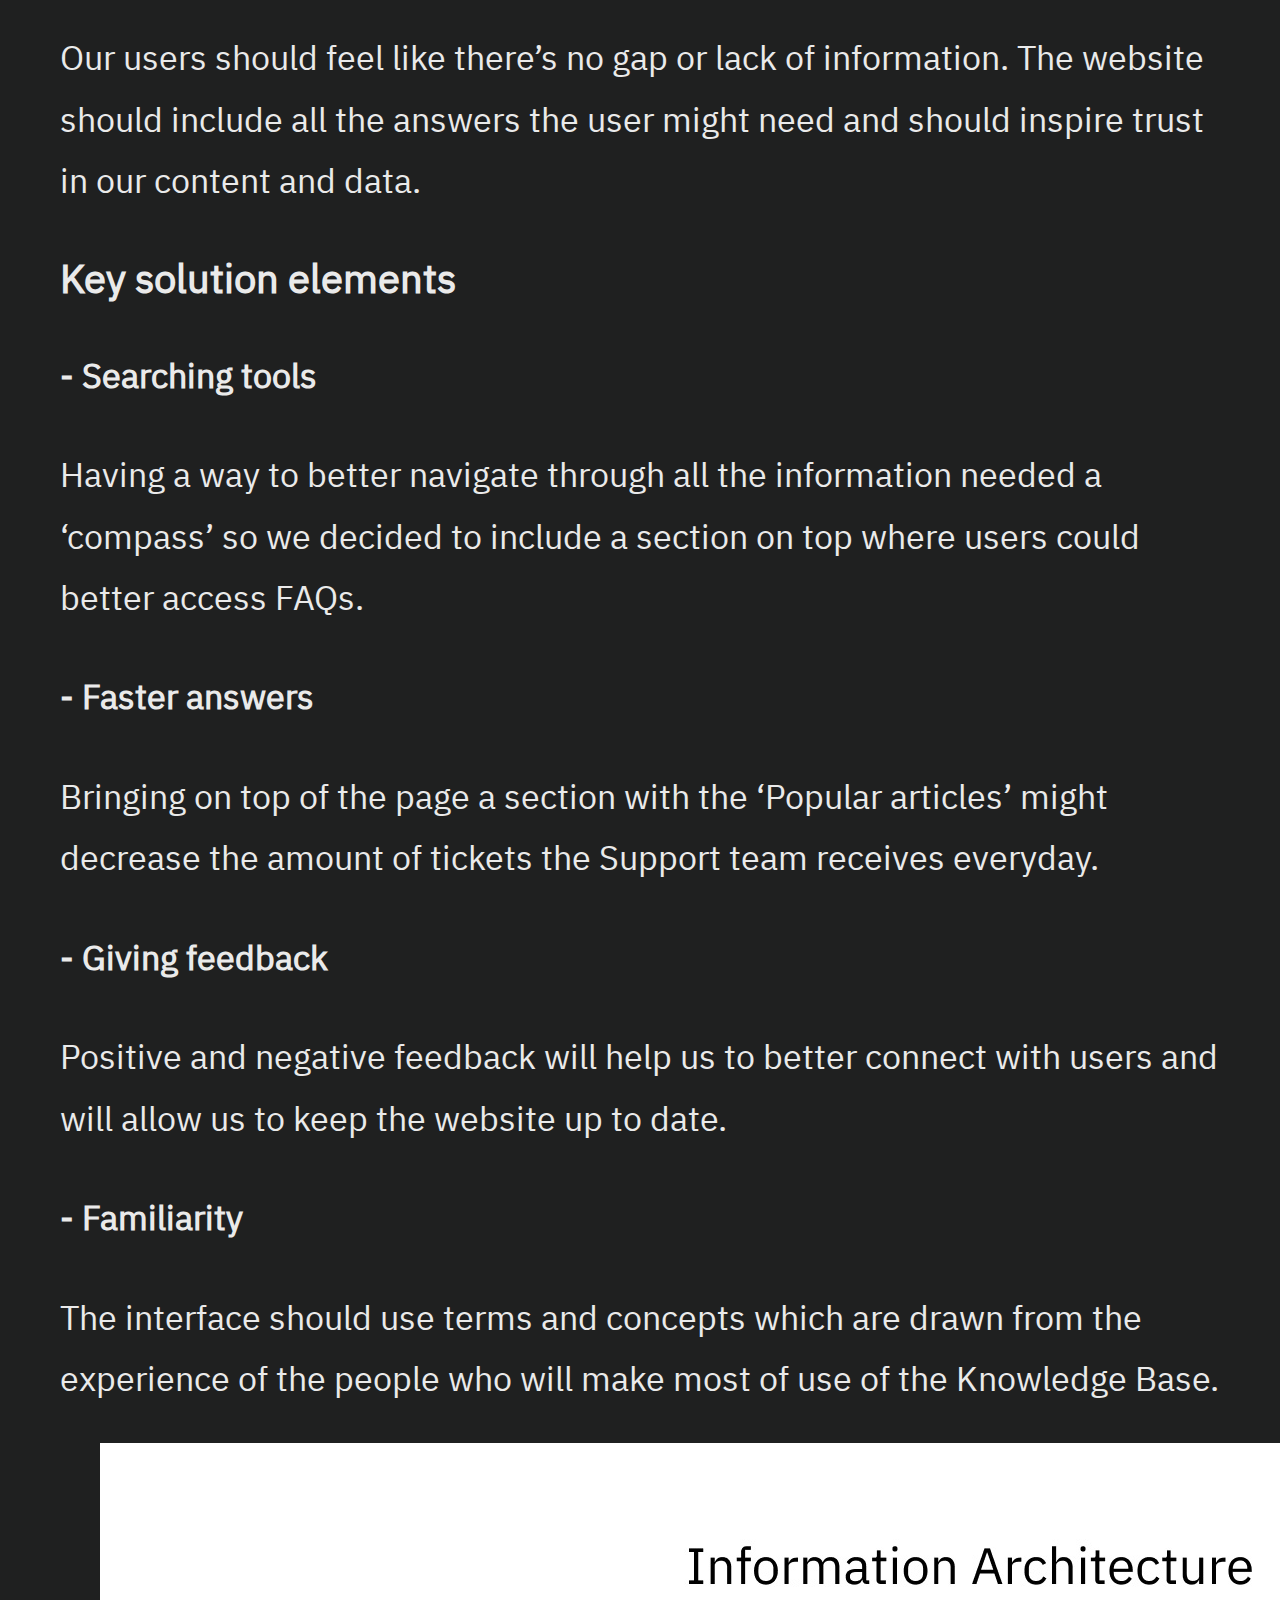
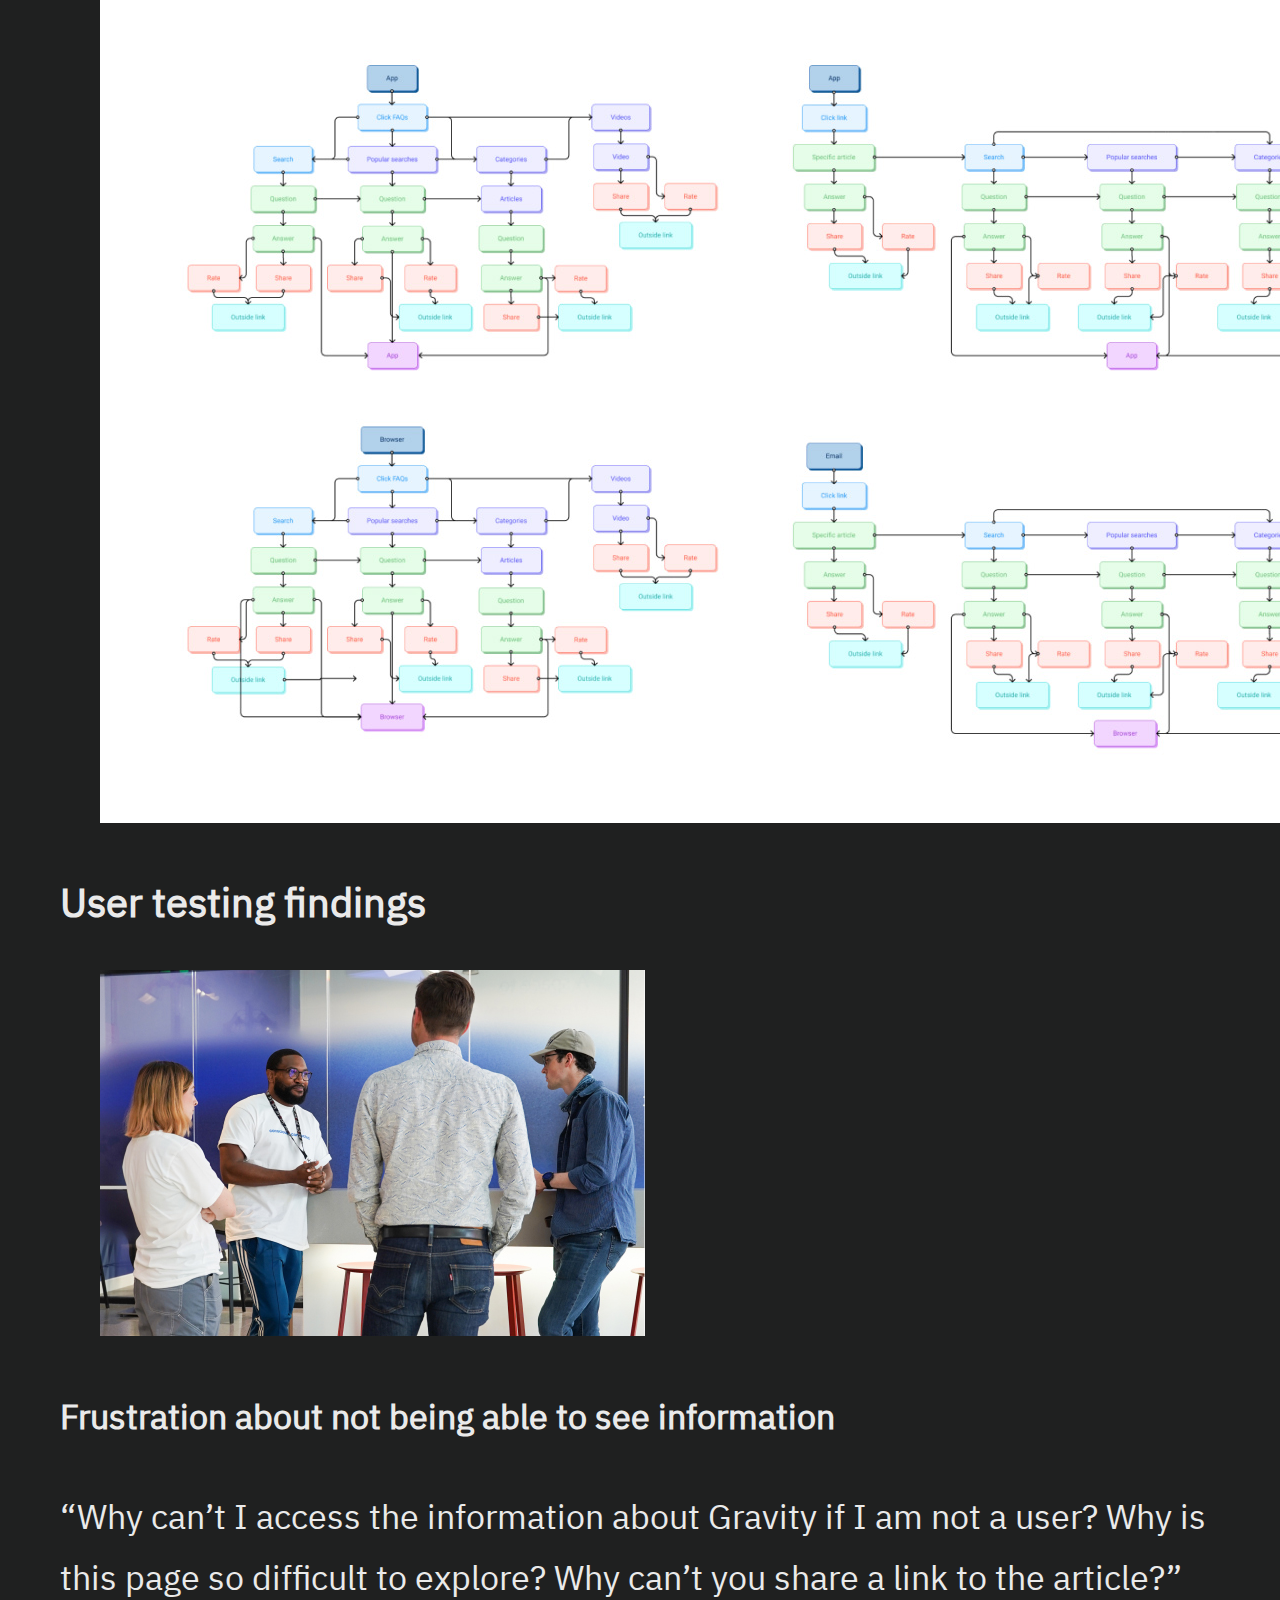
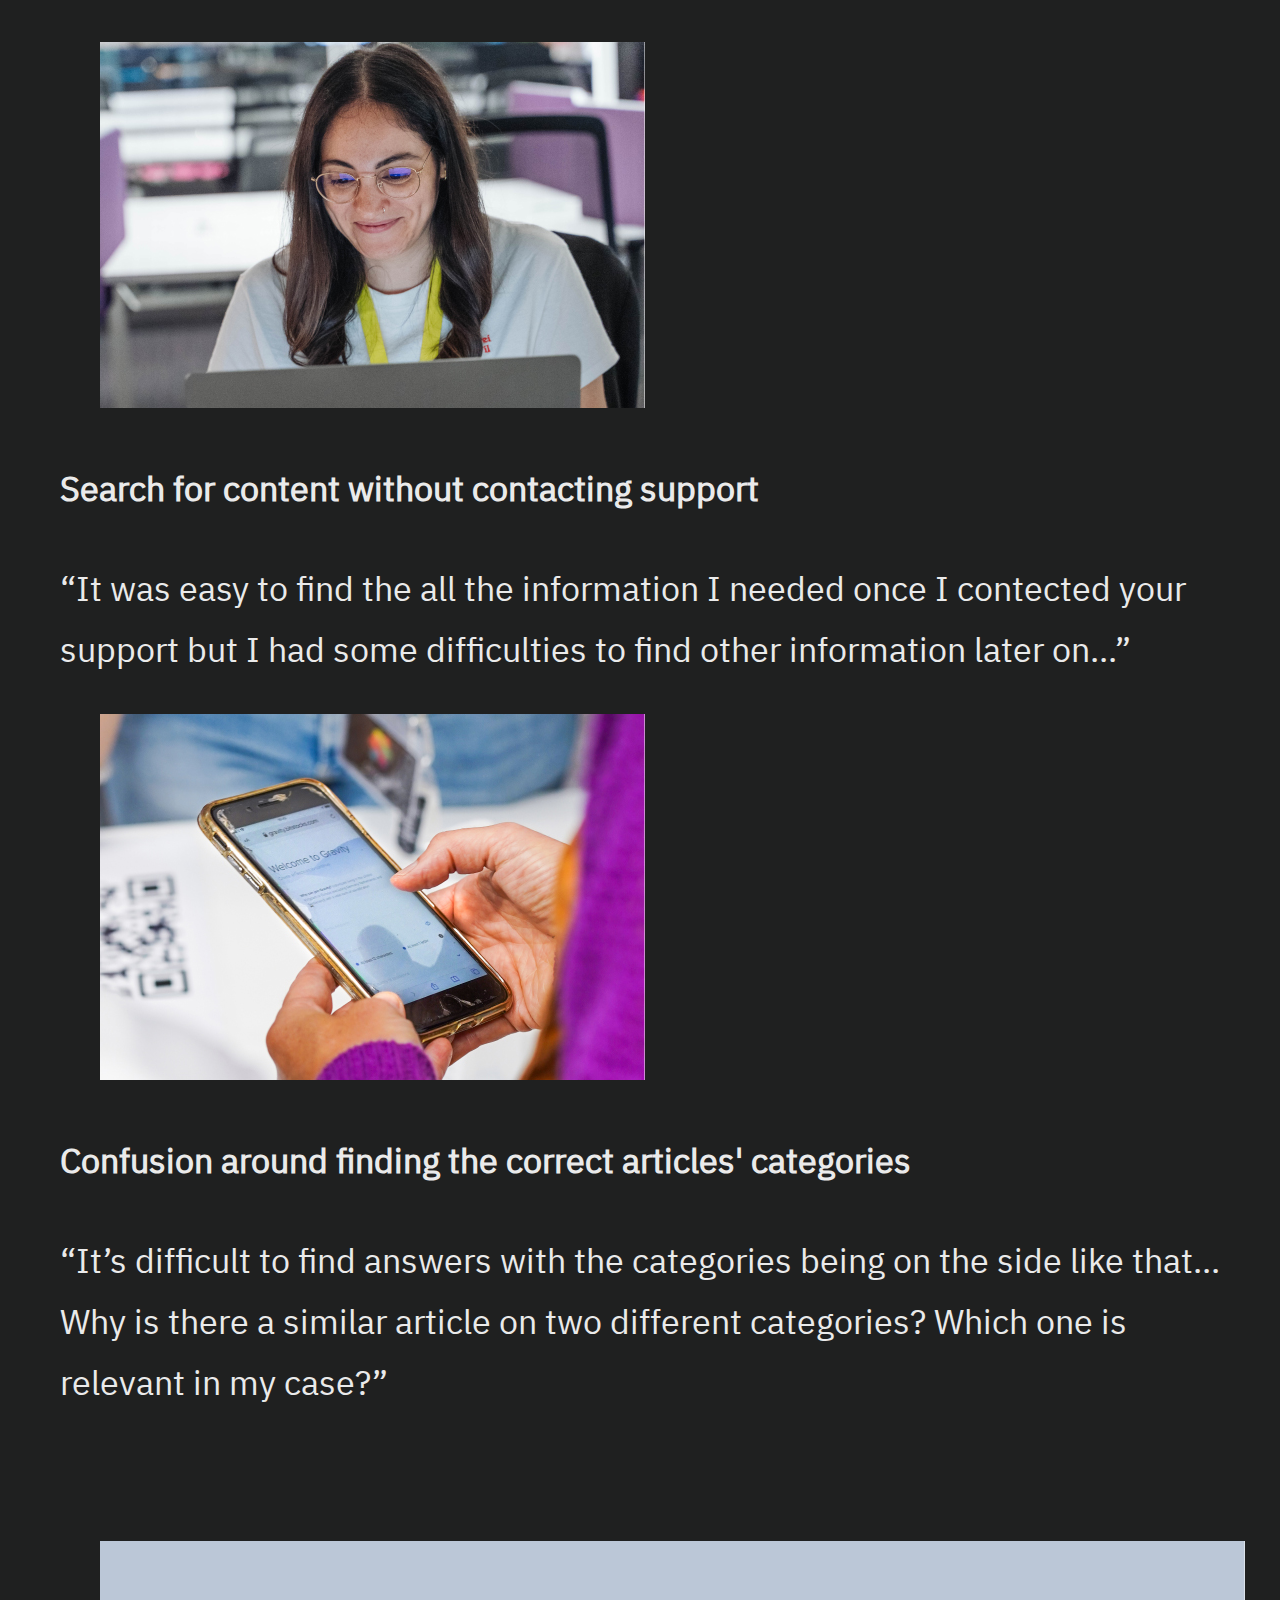
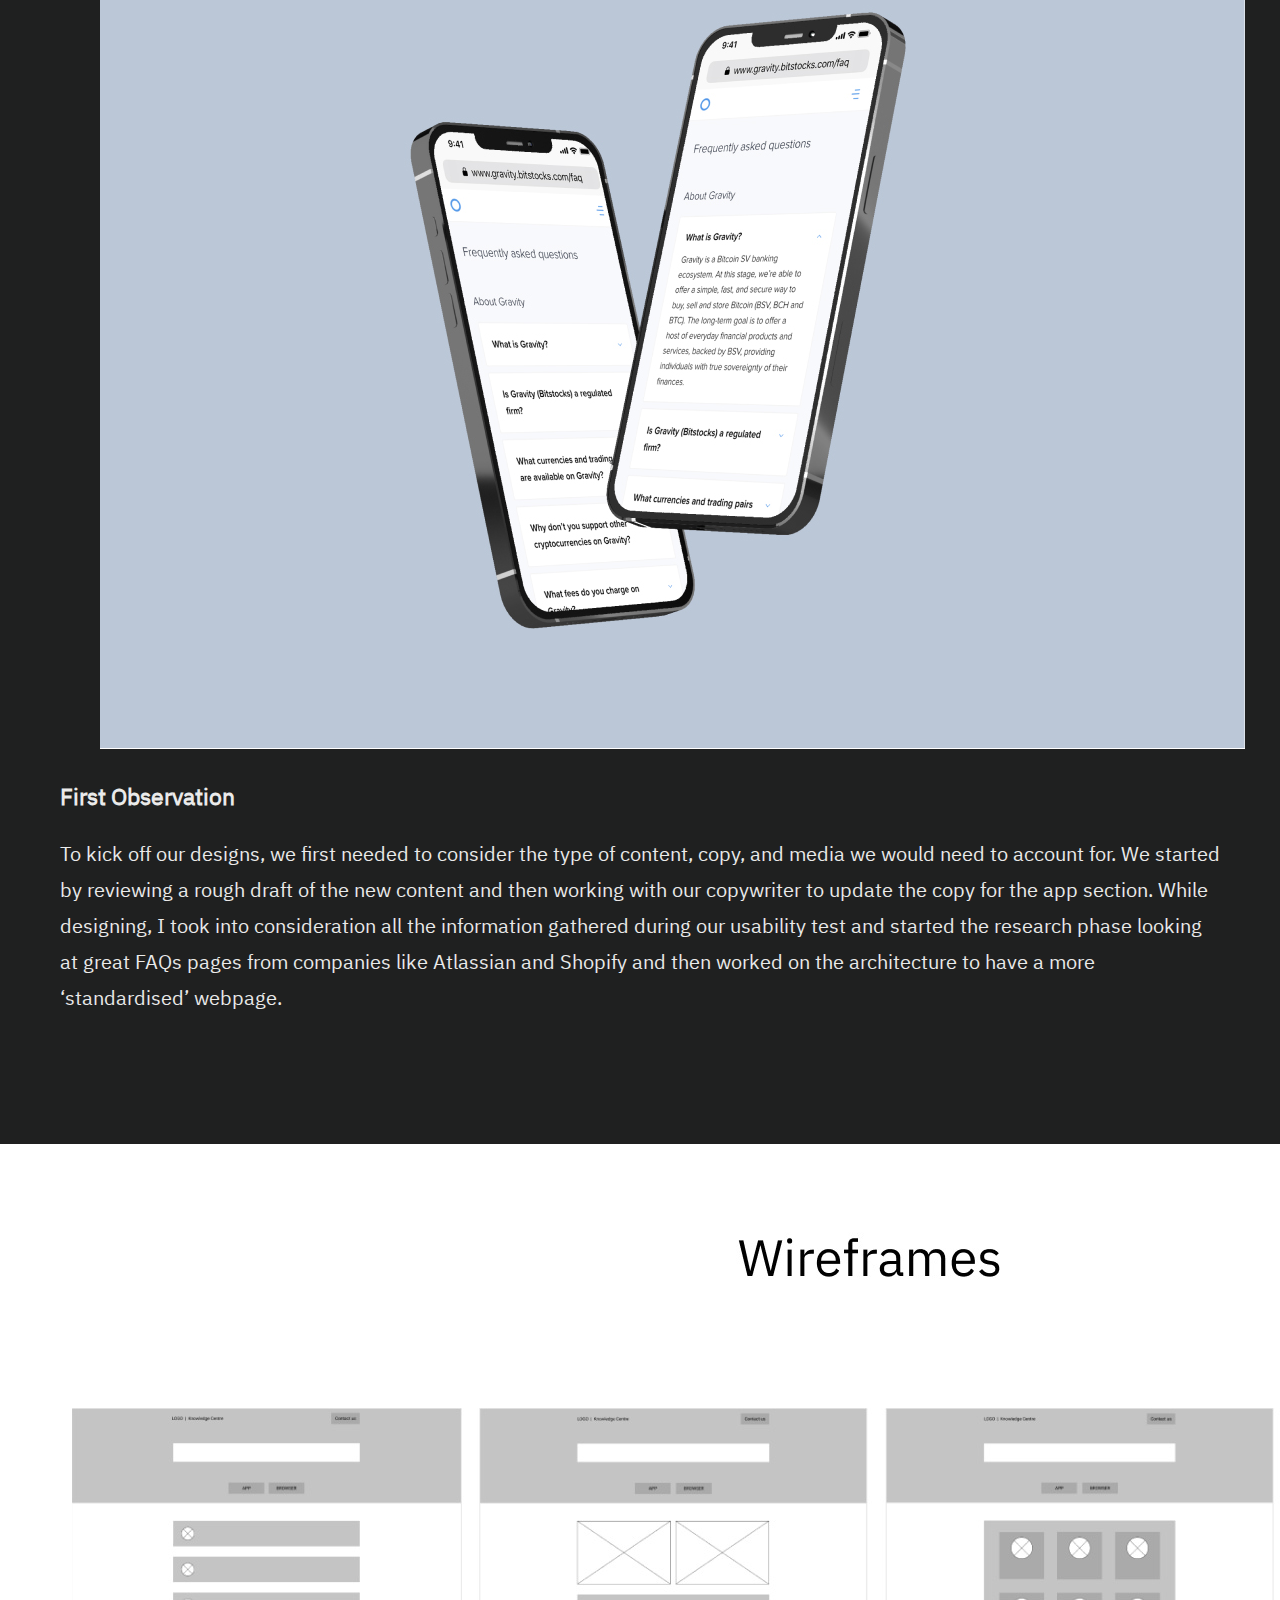
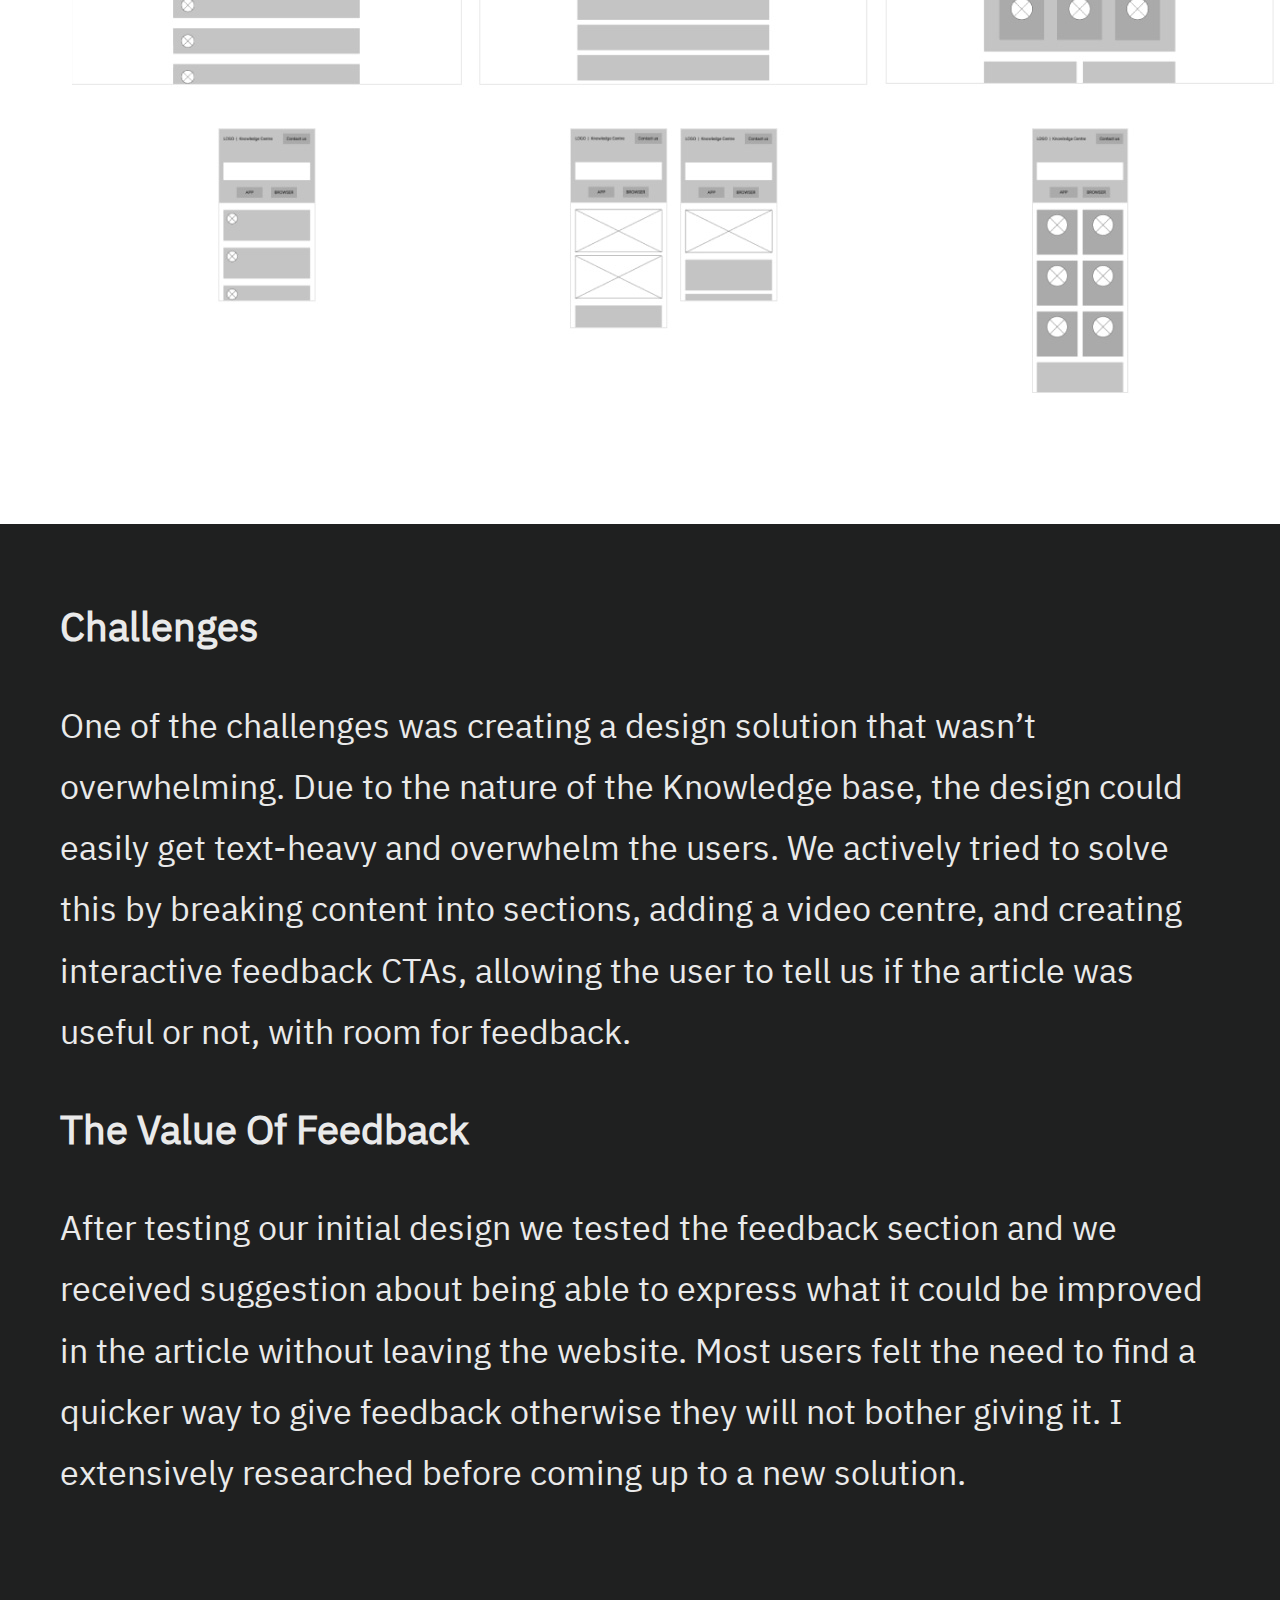
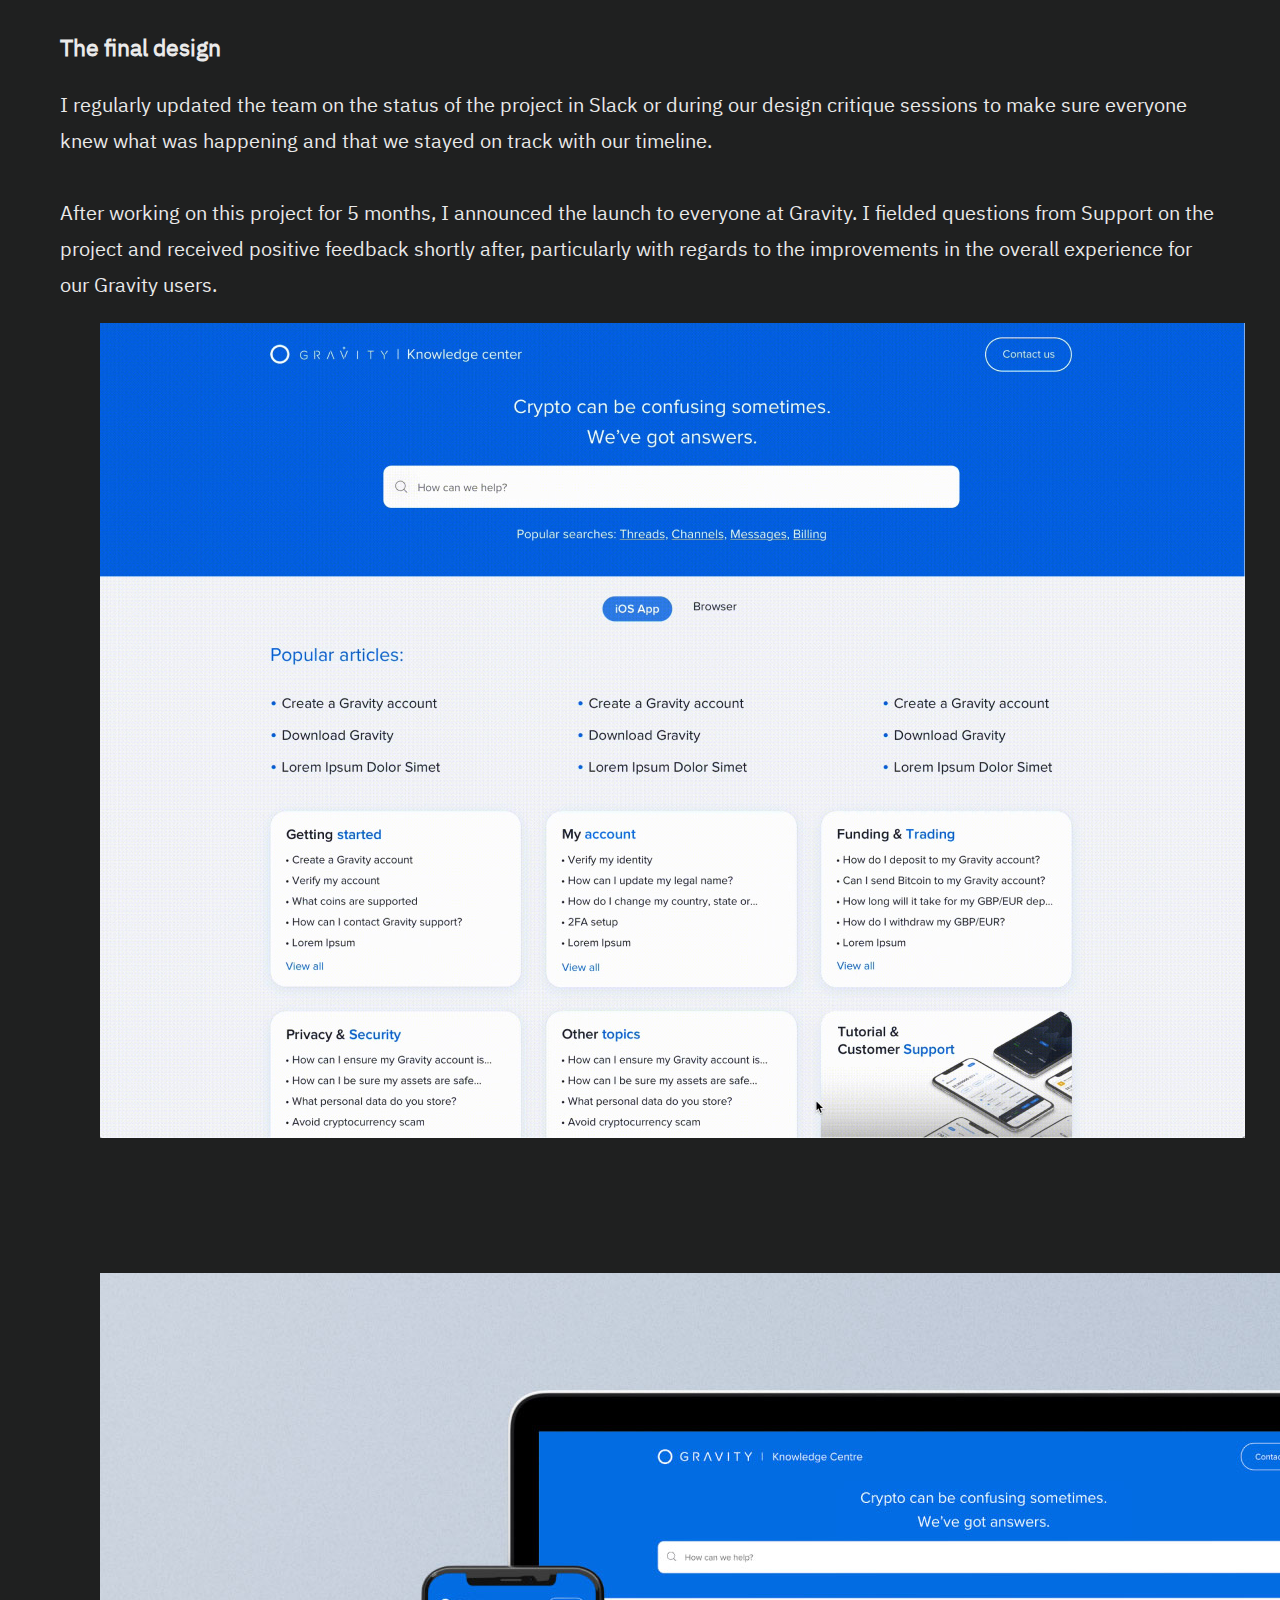
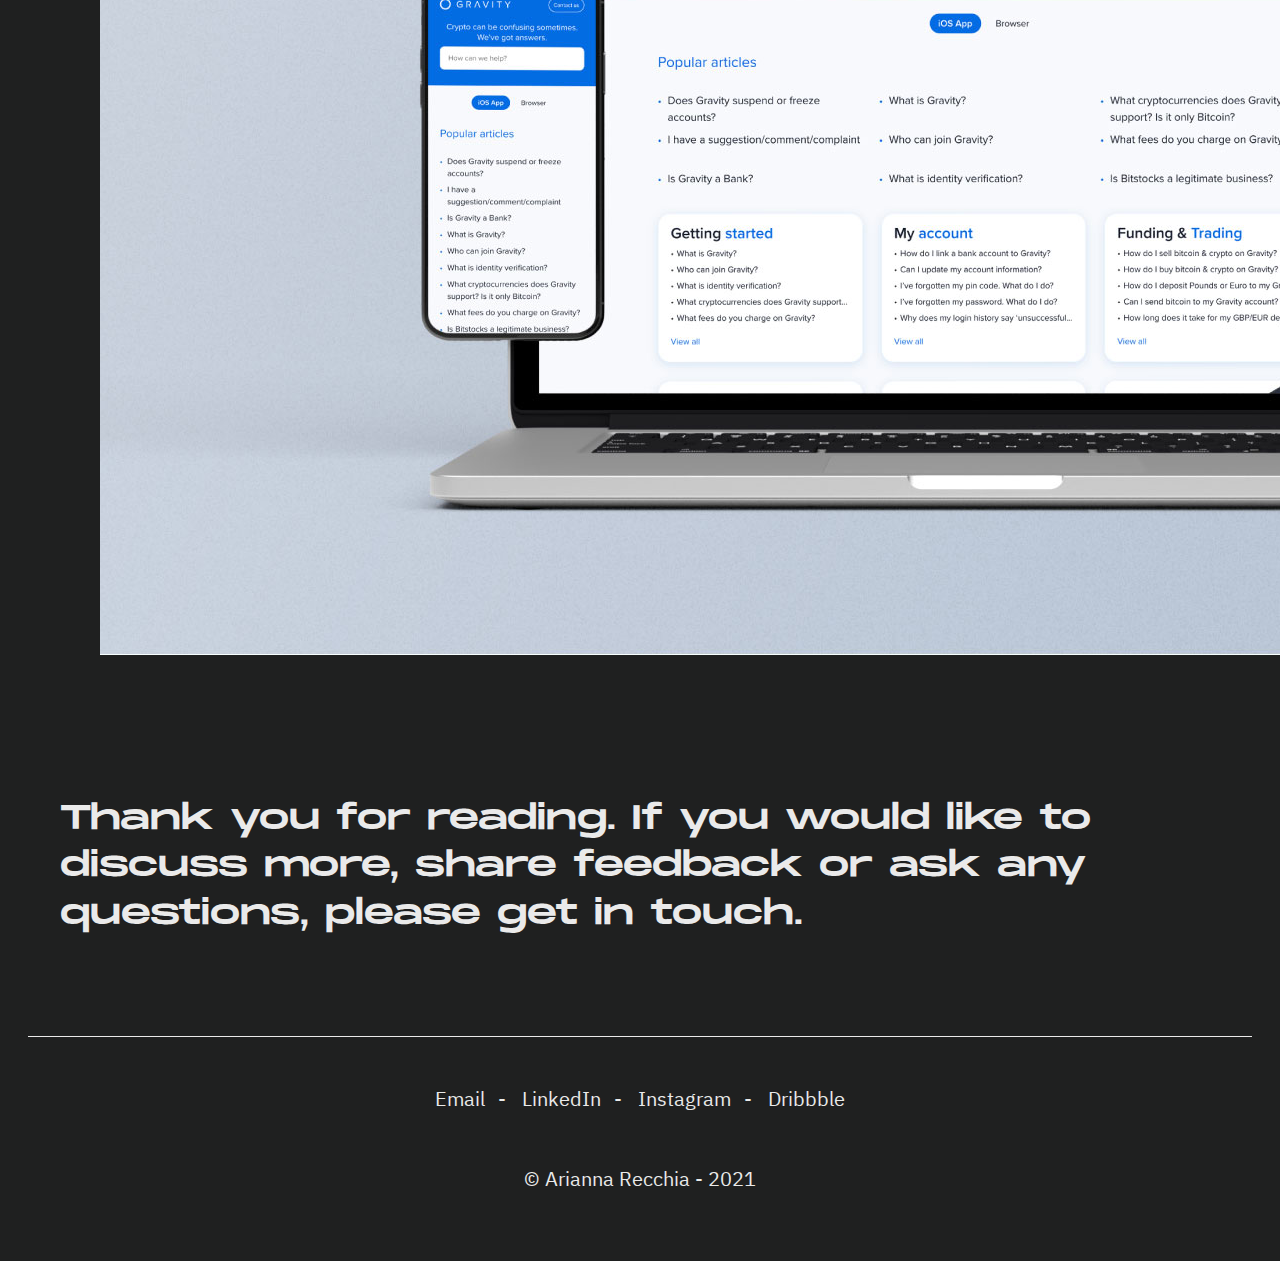
<file: portfolio/knowledge-base.html>
<!DOCTYPE html>
<html lang="en">
<head>
    <meta charset="UTF-8">
    <meta http-equiv="X-UA-Compatible" content="IE=edge">
    <meta name="viewport" content="width=device-width, initial-scale=1.0">
    
     <!-- SEO TAGS -->
     <title>Arianna Recchia • Knowledge base</title>
     <meta name="author" content="Arianna Recchia">
     <meta name="description" content="Product designer based in London, with a focus on unique, bold, and branded interactive design." />
     <link rel="canonical" href="https://vincenzopetito.github.io/ariannarecchiawebsite/" />
     <meta property="og:title" content="Arianna Recchia" />
     <meta property="og:locale" content="en_US" />
     <meta property="og:description" content="Product designer based in London, with a focus on unique, bold, and branded interactive design." />
     <meta property="og:url" content="https://vincenzopetito.github.io/ariannarecchiawebsite/" />
     <meta property="og:site_name" content="Arianna Recchia" />
     <script type="application/ld+json">
         {
             "@type": "Person",
             "name": "Arianna Recchia",
             "headline": "Knowledge base",
             "description": "Product designer based in London, with a focus on unique, bold, and branded interactive design.",
             "url": "https://vincenzopetito.github.io/ariannarecchiawebsite/",
             "sameAs": [
                 "https://dribbble.com/YannaErre",
                 "https://www.instagram.com/ariannarecchiastudio",
                 "",
                 "https://www.linkedin.com/in/ariannarecchia"
             ]
             "@context":"https://schema.org"
         }
     </script>

    <link rel="stylesheet" href="https://vincenzopetito.github.io/ariannarecchiawebsite//assets/css/style.css">
</head>
<body >
    <main>
        
        <header >
    <div class="content">    
        <a href="/" class="logo">
            Arianna Recchia
        </a>

        <ul>
            <li>
                <a class="white-link" href="https://vincenzopetito.github.io/ariannarecchiawebsite//about.html">About</a>
            </li>
            <li>
                <a class="white-link" href="https://vincenzopetito.github.io/ariannarecchiawebsite//projects.html">Projects</a>
            </li>
        </ul>
    </div>
</header>
        
        <section class="cover">
    <div class="content">
        <h1>Knowledge base</h1>
    </div>
</section>

<section>
    <div class="content">
        <ul class="project-detail">
            
                <li>
                    <span class="detail-name">Project:</span>
                    <span class="detail-value">Knowledge base for Gravity</span>
                </li>
            
            
            
                <li>
                    <span class="detail-name">Role:</span>
                    <span class="detail-value">Lead Designer</span>
                </li>
            
            
            
                <li>
                    <span class="detail-name">Date:</span>
                    <span class="detail-value">August 2020 to Feb 2021</span>
                </li>
            

            
                <li>
                    <span class="detail-name">Description:</span>
                    <span class="detail-value">Just as Gravity users want to feel confident while using the platform, we want them to experience the same confidence and control when it comes to accessing information about the product. The Knowledge Base allows people to access FAQs in minutes, so they can learn more about the product without having to contact support.</span>
                </li>
            
        </ul>
    </div>
</section>

<figure class="projec-cover" style="background-image: url('/assets/images/portfolio/knowledge_base/cover.jpg');"></figure>
 
<section class="portfolio-section">
    <div class="content">
        <div class="cols two-cols">
            <figure>
                <img src="/assets/images/portfolio/knowledge_base/problem.jpg" alt="Knowledge base">
            </figure>
            <div>
                <h3>The problem</h3>
                <p>Users found it challenging to find answers on the FAQ page, particularly as this section was only visible for logged in users. After a meeting with the Support team we became aware that users found it challenging to find answers in our FAQs, particularly as this section was only visible for logged in users. As an intermediary between the Support and Product teams, I acted as the design lead for this project.</p>
                <h3>The goal</h3>
                <p>Make a ‘Knowledge Base’ accessible and shareable, so the Support team can better assist our users or potential users.</p>
                <h3>The research</h3>
                <p>What are the associated struggles of having a 'closed' FAQs webpage?
                    <ul>
                        <li>Causing friction</li>
                        <li>Restricted knowledge</li>
                        <li>Fragmented content</li>
                        <li>Accessibility issues</li>
                    </ul>
                </p>
            </div>
        </div>
    </div>
</section>

<section class="portfolio-section">
    <div class="content">
        <h3>The principles</h3>
        <div class="cols three-cols">
            <div>
                <h4>- Provide guidance</h4>
                <p>Providing guidance for a crypto system is not an easy job. Opportunities include guidance through better categorisation and a clearer Q&A section.</p>
            </div>
            <div>
                <h4>- Build for inclusion</h4>
                <p>Designing for inclusivity opens services to more people reflecting on how people really are and putting people in the center from the very beginning of the process.</p>
            </div>
            <div>
                <h4>- Give more clarity</h4>
                <p>Our users should feel like there’s no gap or lack of information. The website should include all the answers the user might need and should inspire trust in our content and data.</p>
            </div>
        </div>
    </div>
</section>

<section class="portfolio-section">
    <div class="content">
        <h3>Key solution elements</h3>
        <div class="cols four-cols">
            <div>
                <h4>- Searching tools</h4>
                <p>Having a way to better navigate through all the information needed a ‘compass’ so we decided to include a section on top where users could better access FAQs.</p>
            </div>
            <div>
                <h4>- Faster answers</h4>
                <p>Bringing on top of the page a section with the ‘Popular articles’ might decrease the amount of tickets the Support team receives everyday.</p>
            </div>
            <div>
                <h4>- Giving feedback</h4>
                <p>Positive and negative feedback will help us to better connect with users and will allow us to keep the website up to date.</p>
            </div>
            <div>
                <h4>- Familiarity</h4>
                <p>The interface should use terms and concepts which are drawn from the experience of the people who will make most of use of the Knowledge Base.</p>
            </div>
        </div>
    </div>
</section>

<section class="portfolio-section">
    <div class="content">
        <figure class="big-image">
            <img src="/assets/images/portfolio/knowledge_base/information-architecture.jpg" alt="Knowledge base">
        </figure>
    </div>
</section>

<section class="portfolio-section">
    <div class="content">
        <h3>User testing findings</h3>
        <div class="cols three-cols">
            <div>
                <figure>
                    <img src="/assets/images/portfolio/knowledge_base/user-testing-1.jpg" alt="Knowledge base">
                </figure>
                <h4>Frustration about not being able to see information</h4>
                <p>“Why can’t I access the information about Gravity if I am not a user? Why is this page so difficult to explore? Why can’t you share a link to the article?”</p>
            </div>
            <div>
                <figure>
                    <img src="/assets/images/portfolio/knowledge_base/user-testing-2.jpg" alt="Knowledge base">
                </figure>
                <h4>Search for content without contacting support</h4>
                <p>“It was easy to find the all the information I needed once I contected your support but I had some difficulties to find other information later on...”</p>
            </div>
            <div>
                <figure>
                    <img src="/assets/images/portfolio/knowledge_base/user-testing-3.jpg" alt="Knowledge base">
                </figure>
                <h4>Confusion around finding the correct articles' categories</h4>
                <p>“It’s difficult to find answers with the categories being on the side like that... Why is there a similar article on two different categories? Which one is relevant in my case?”</p>
            </div>
        </div>
    </div>
</section>

<section class="portfolio-section">
    <div class="content">
        <div class="cols two-cols">
            <figure style="flex: 2;">
                <img src="/assets/images/portfolio/knowledge_base/observation.jpg" alt="Knowledge base">
            </figure>
            <div>
                <h3>First Observation</h3>
                <p>To kick off our designs, we first needed to consider the type of content, copy, and media we would need to account for. We started by reviewing a rough draft of the new content and then working with our copywriter to update the copy for the app section. While designing, I took into consideration all the information gathered during our usability test and started the research phase looking at great FAQs pages from companies like Atlassian and Shopify and then worked on the architecture to have a more ‘standardised’ webpage.</p>
            </div>
        </div>
    </div>
</section>

<section class="horizontal-slider">
    <figure class="slide">
        <img src="/assets/images/portfolio/knowledge_base/slider-1.jpg" alt="Knowledge base">
    </figure>
    <figure class="slide">
        <img src="/assets/images/portfolio/knowledge_base/slider-1.jpg" alt="Knowledge base">
    </figure>
</section>

<section class="portfolio-section">
    <div class="content">
        <h3>Challenges</h3>
        <p>One of the challenges was creating a design solution that wasn’t overwhelming. Due to the nature of the Knowledge base, the design could easily get text-heavy and overwhelm the users. We actively tried to solve this by breaking content into sections, adding a video centre, and creating interactive feedback CTAs, allowing the user to tell us if the article was useful or not, with room for feedback.</p>
        <h3>The Value Of Feedback</h3>
        <p>After testing our initial design we tested the feedback section and we received suggestion about being able to express what it could be improved in the article without leaving the website. Most users felt the need to find a quicker way to give feedback otherwise they will not bother giving it. I extensively researched before coming up to a new solution.</p>
    </div>
</section>

<section class="portfolio-section">
    <div class="content">
        <div class="cols two-cols">
            <div>
                <h3>The final design</h3>
                <p>I regularly updated the team on the status of the project in Slack or during our design critique sessions to make sure everyone knew what was happening and that we stayed on track with our timeline.<br/><br/> After working on this project for 5 months, I announced the launch to everyone at Gravity. I fielded questions from Support on the project and received positive feedback shortly after, particularly with regards to the improvements in the overall experience for our Gravity users.</p>
            </div>
            <figure style="flex: 2;">
                <img src="/assets/images/portfolio/knowledge_base/final-design.jpg" alt="Knowledge base">
            </figure>
        </div>
    </div>
</section>

<section class="portfolio-section">
    <div class="content">
        <figure class="big-image">
            <img src="/assets/images/portfolio/knowledge_base/thumbnail.jpg" alt="Knowledge base">
        </figure>
    </div>
</section>

<section class="project-footer">
    <div class="content">
        <p>Thank you for reading. If you would like to discuss more, share feedback or ask any questions, please get in touch.</p>
    </div>
</section>

        
            <footer>
    <div class="content">
        <ul class="contacts">
            <li>
                <a class="white-link" href="mailto:hello@ariannarecchia.com">Email</a>
            </li>
            <li>
                <a class="white-link" href="https://www.linkedin.com/in/ariannarecchia" target="_blank">LinkedIn</a>
            </li>
            <li>
                <a class="white-link" href="https://www.instagram.com/ariannarecchiastudio" target="_blank">Instagram</a>
            </li>
            <li>
                <a class="white-link" href="https://dribbble.com/YannaErre" target="_blank">Dribbble</a>
            </li>
        </ul>
        <p>
            &copy; Arianna Recchia - 2021
        </p>
    </div>
</footer>
        

    </main>
</body>
</html>
</file>
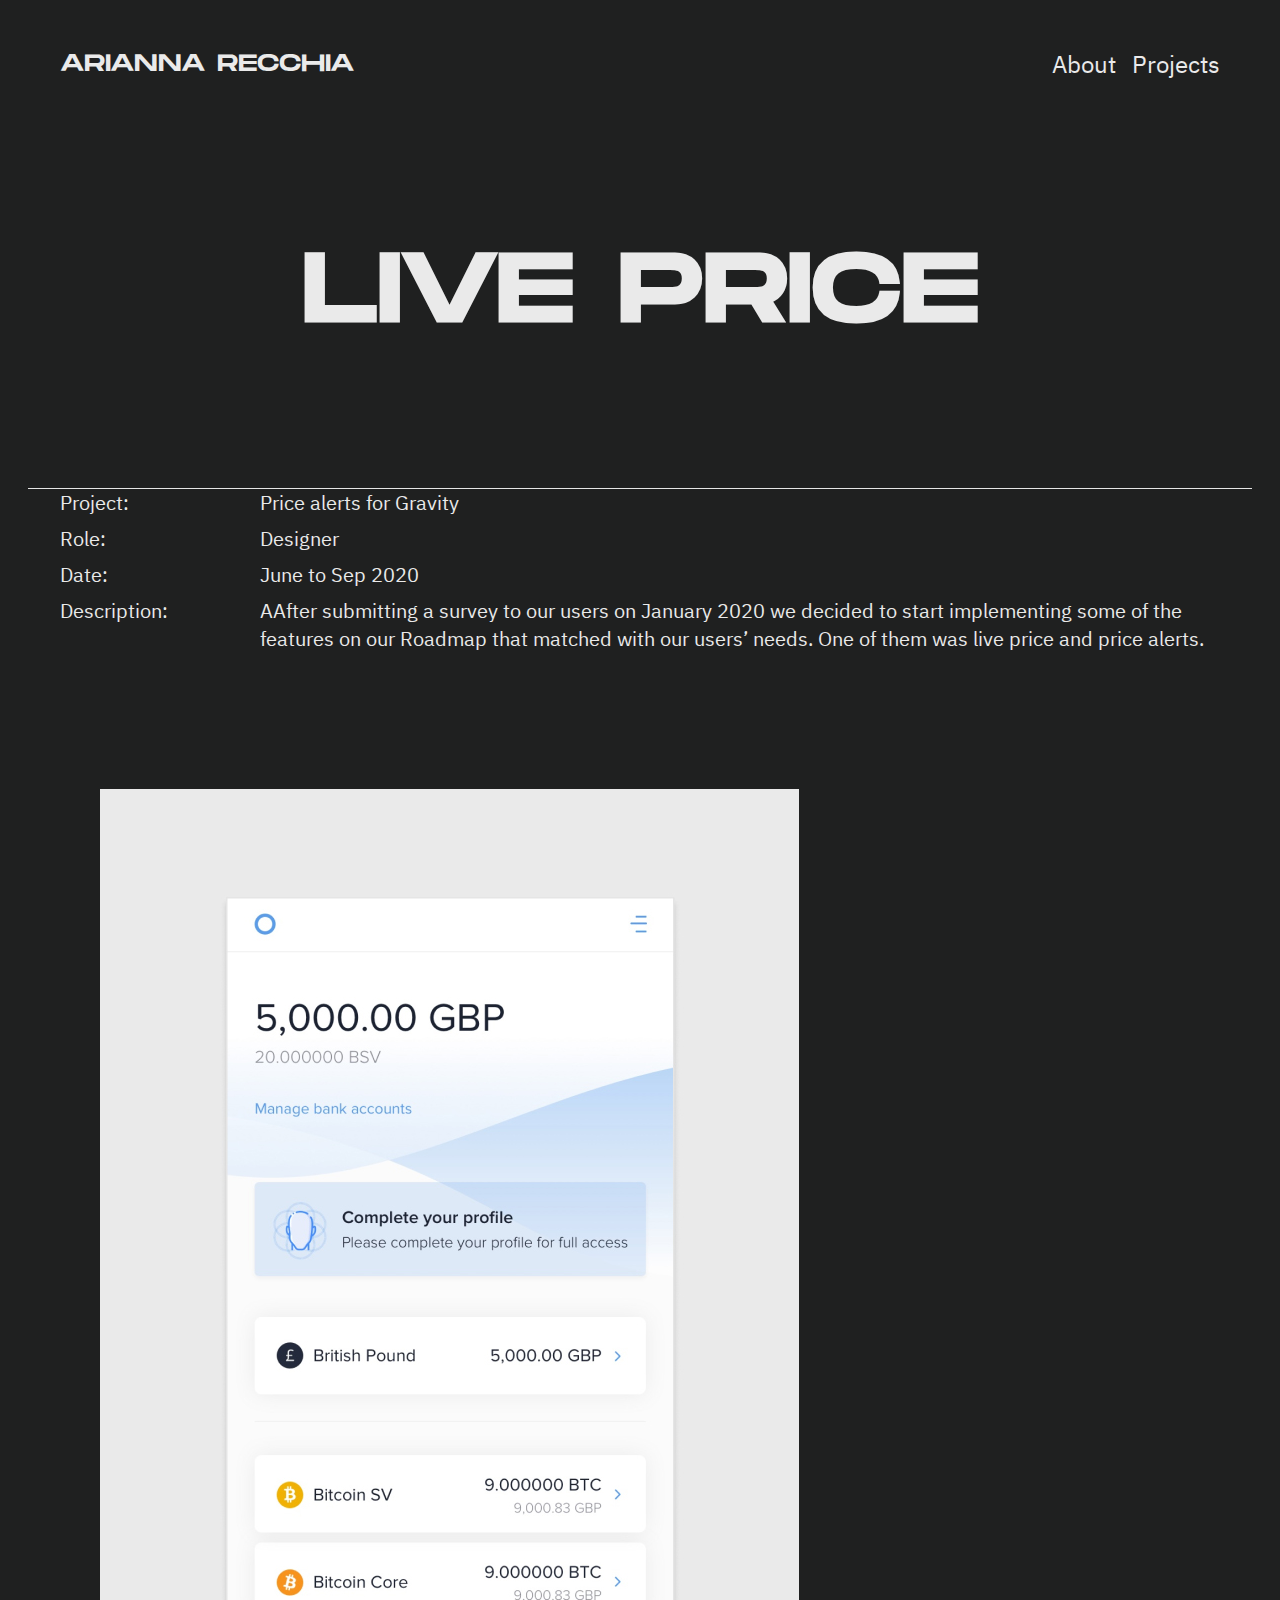
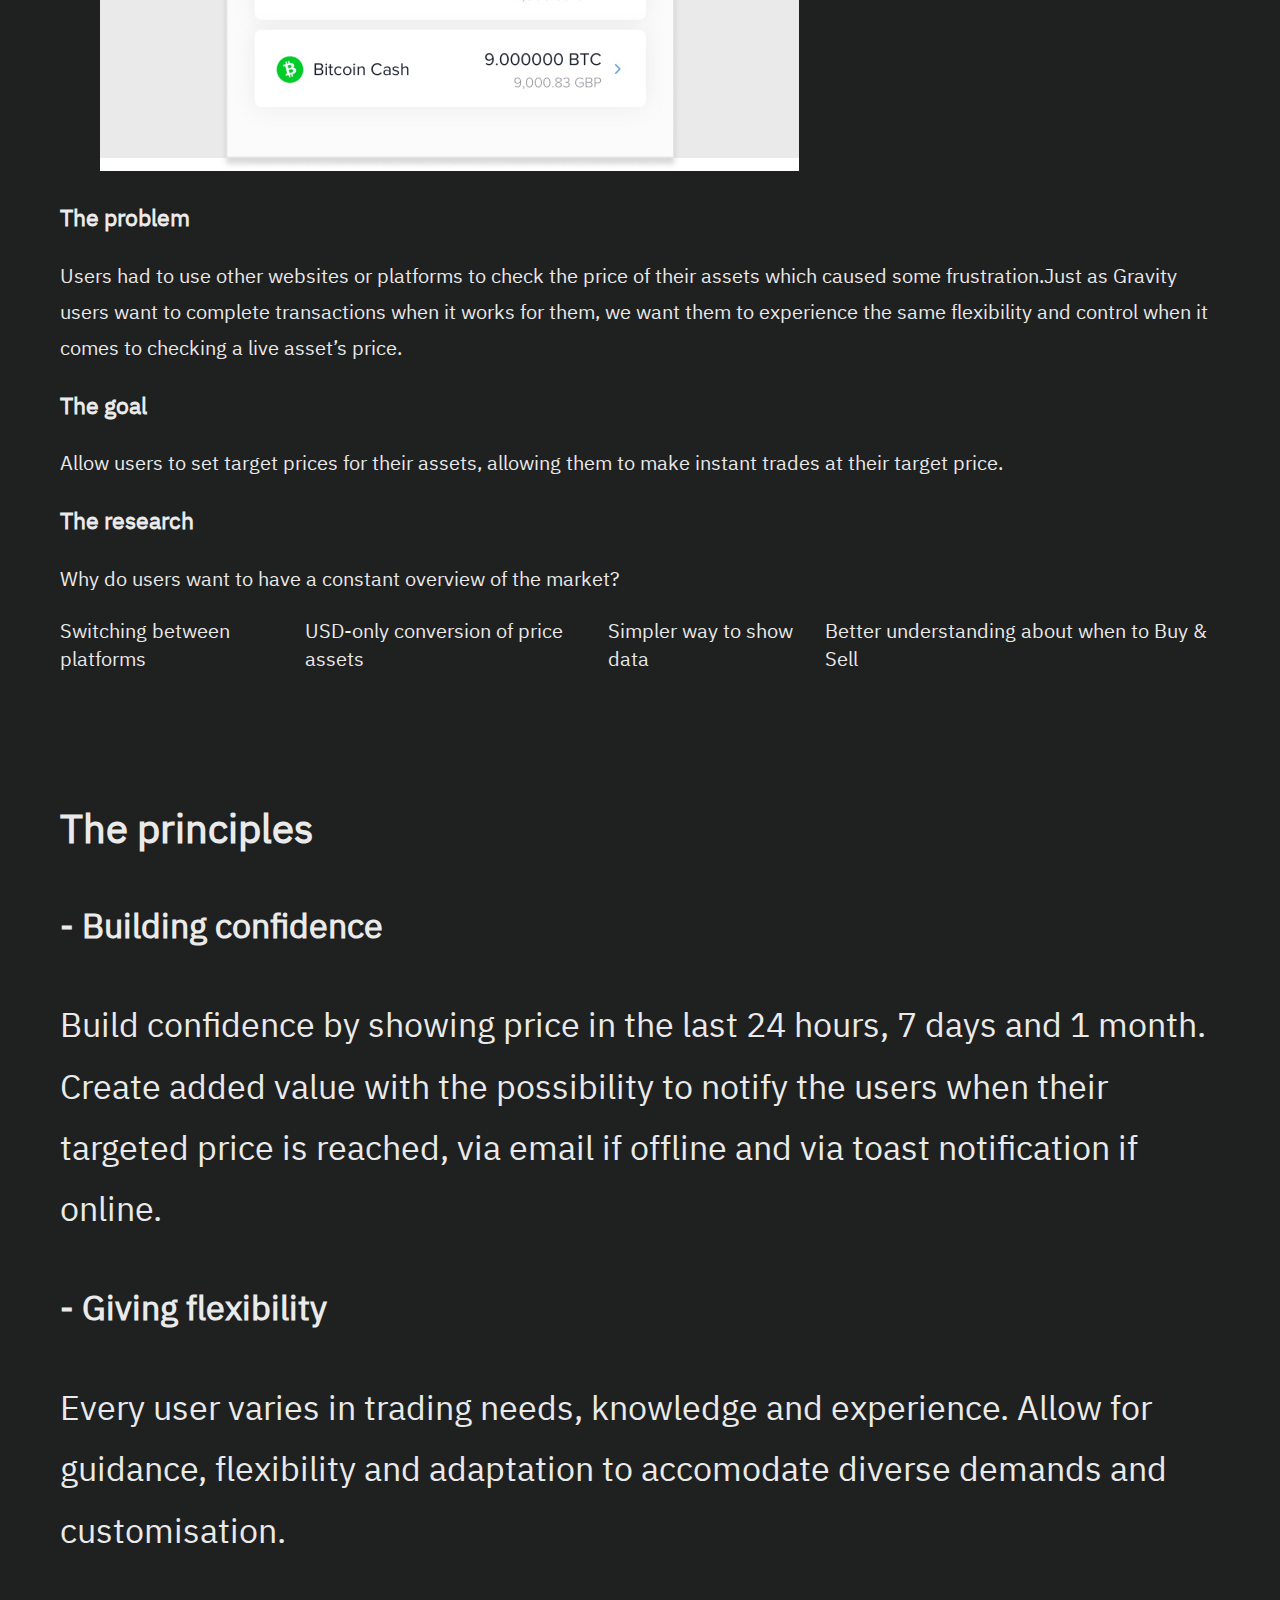
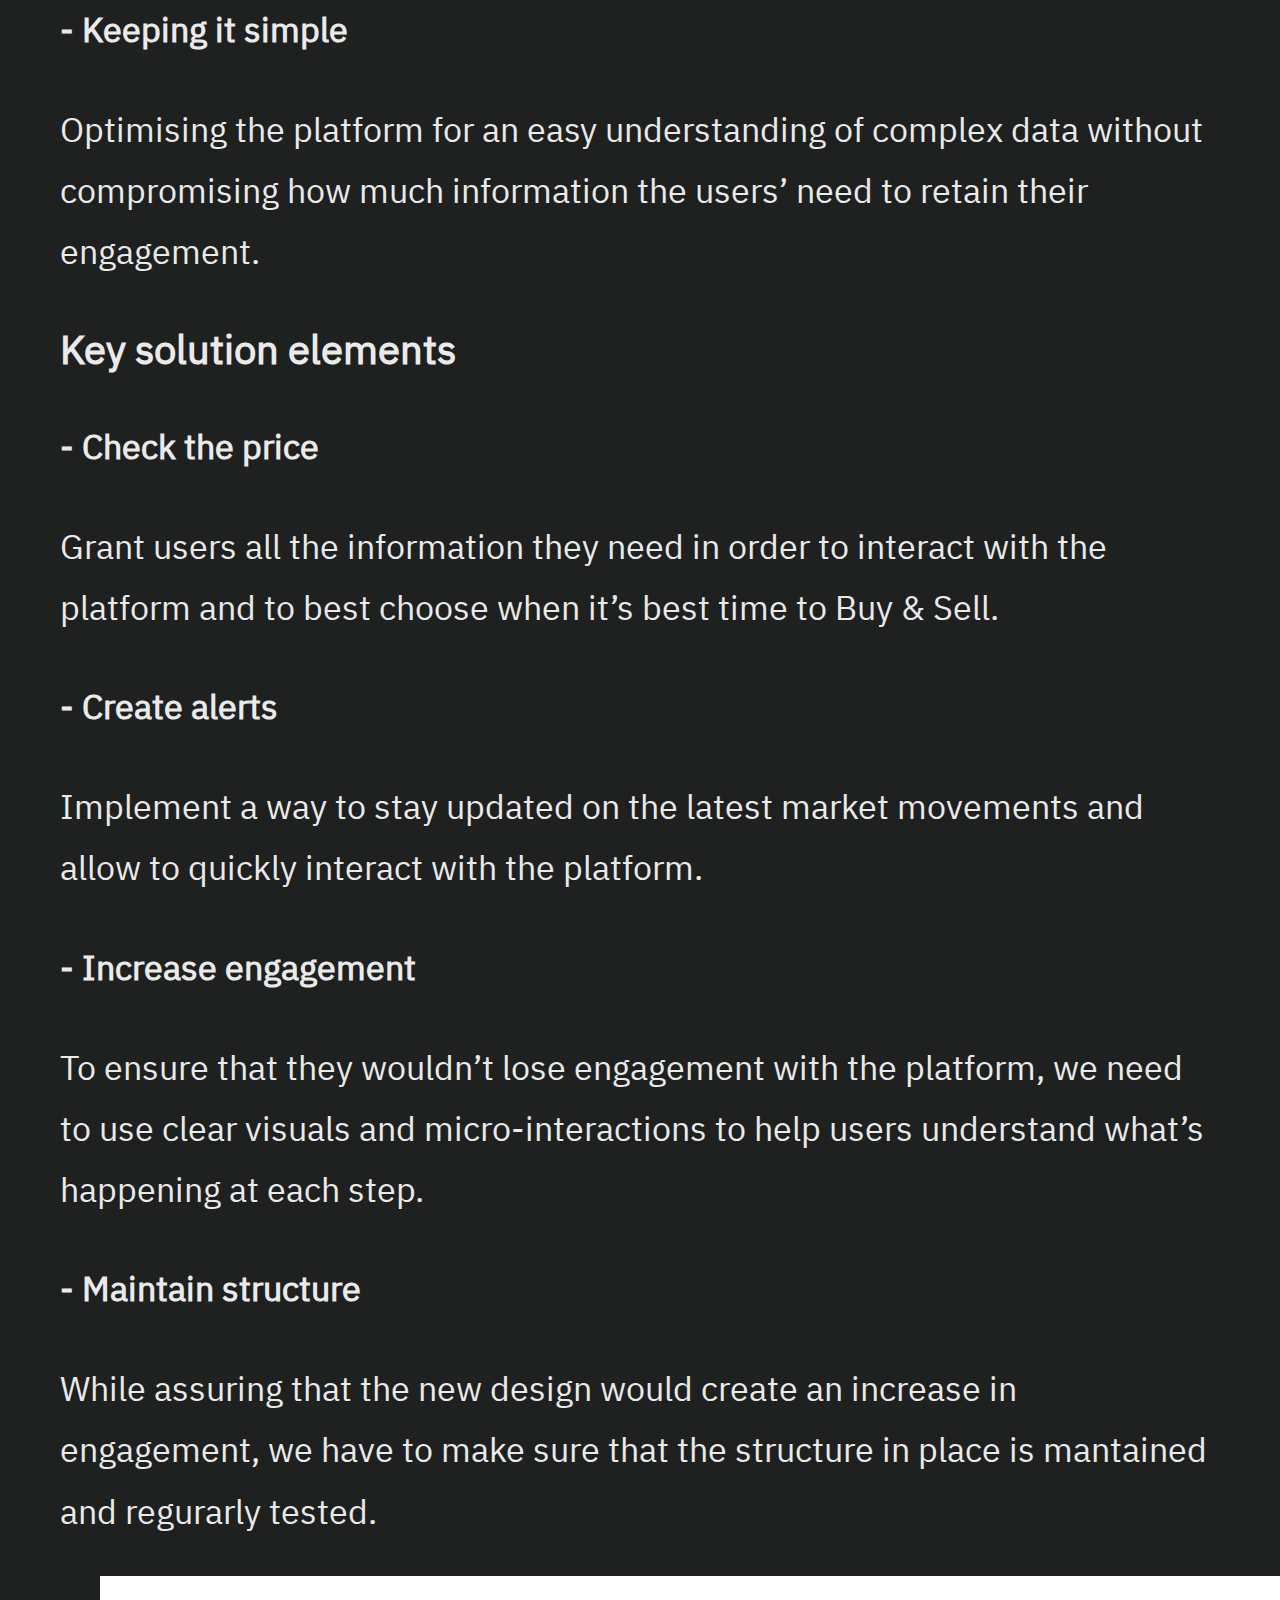
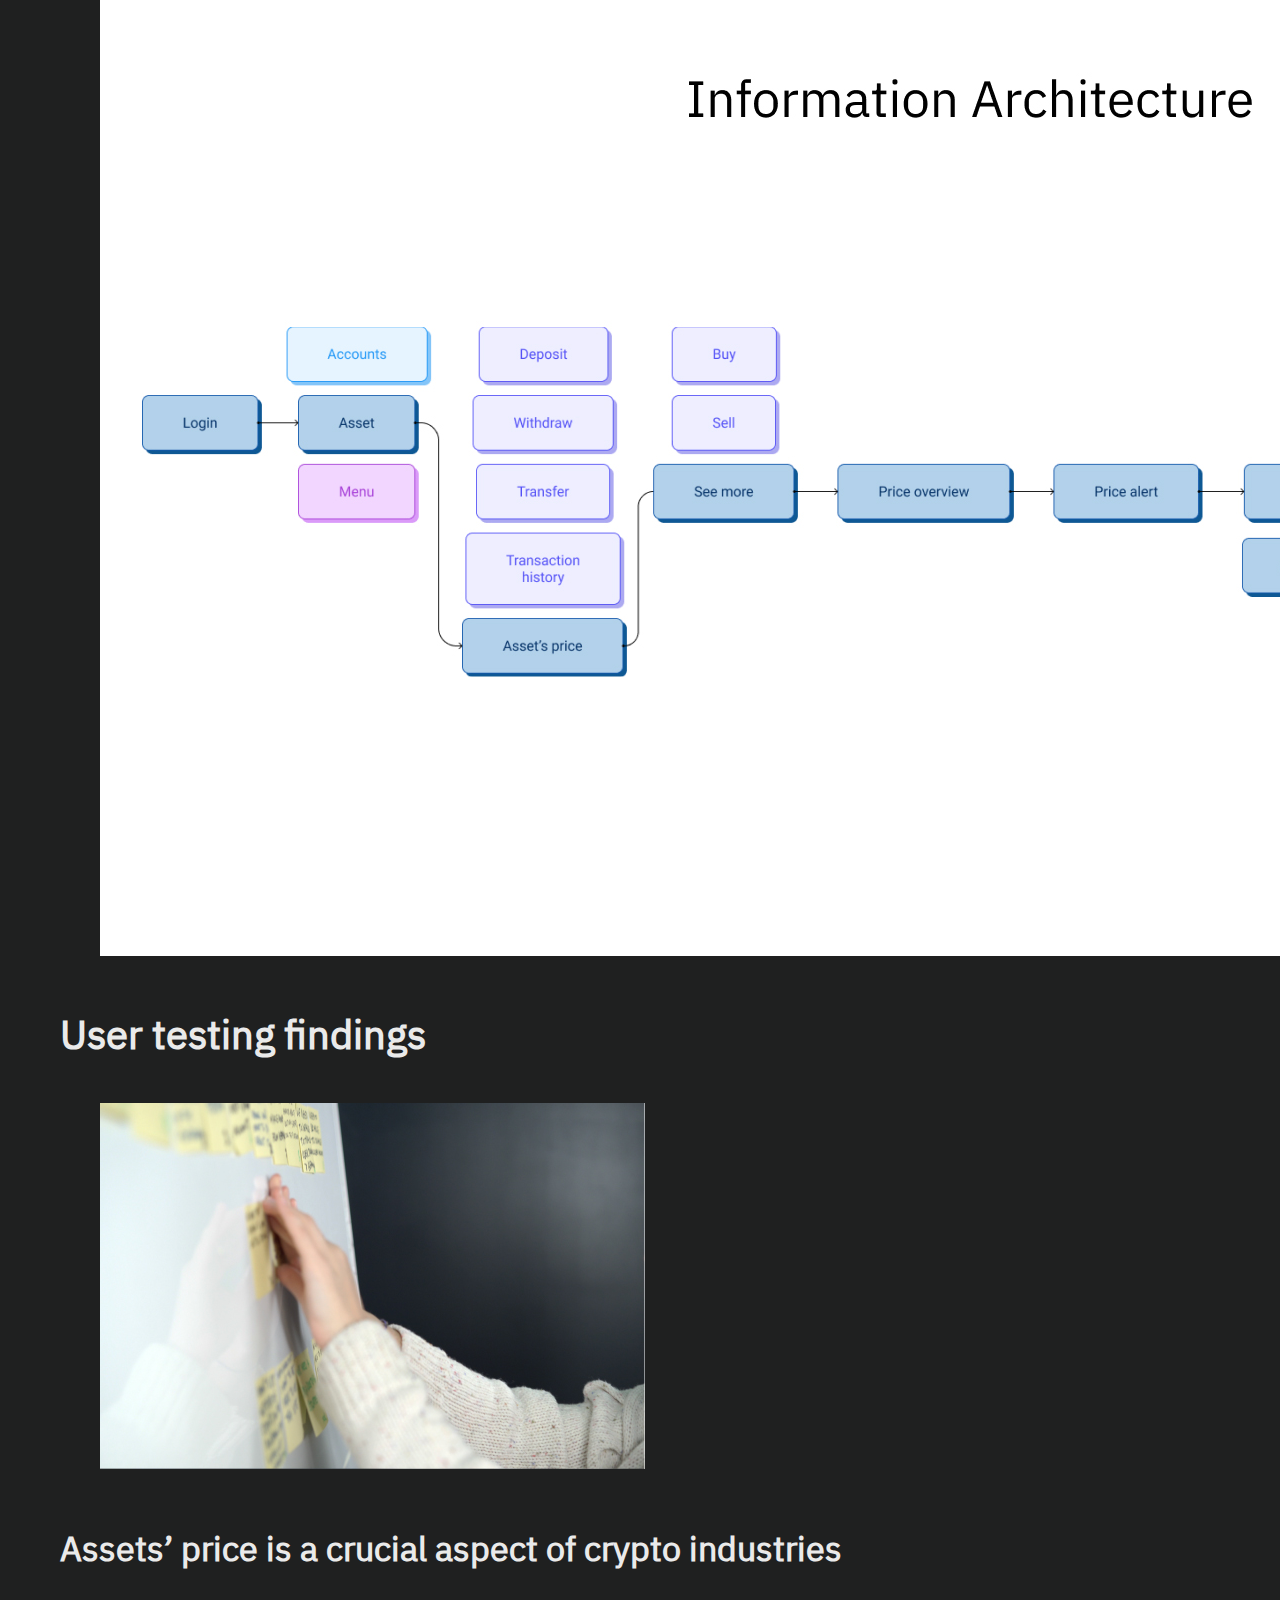
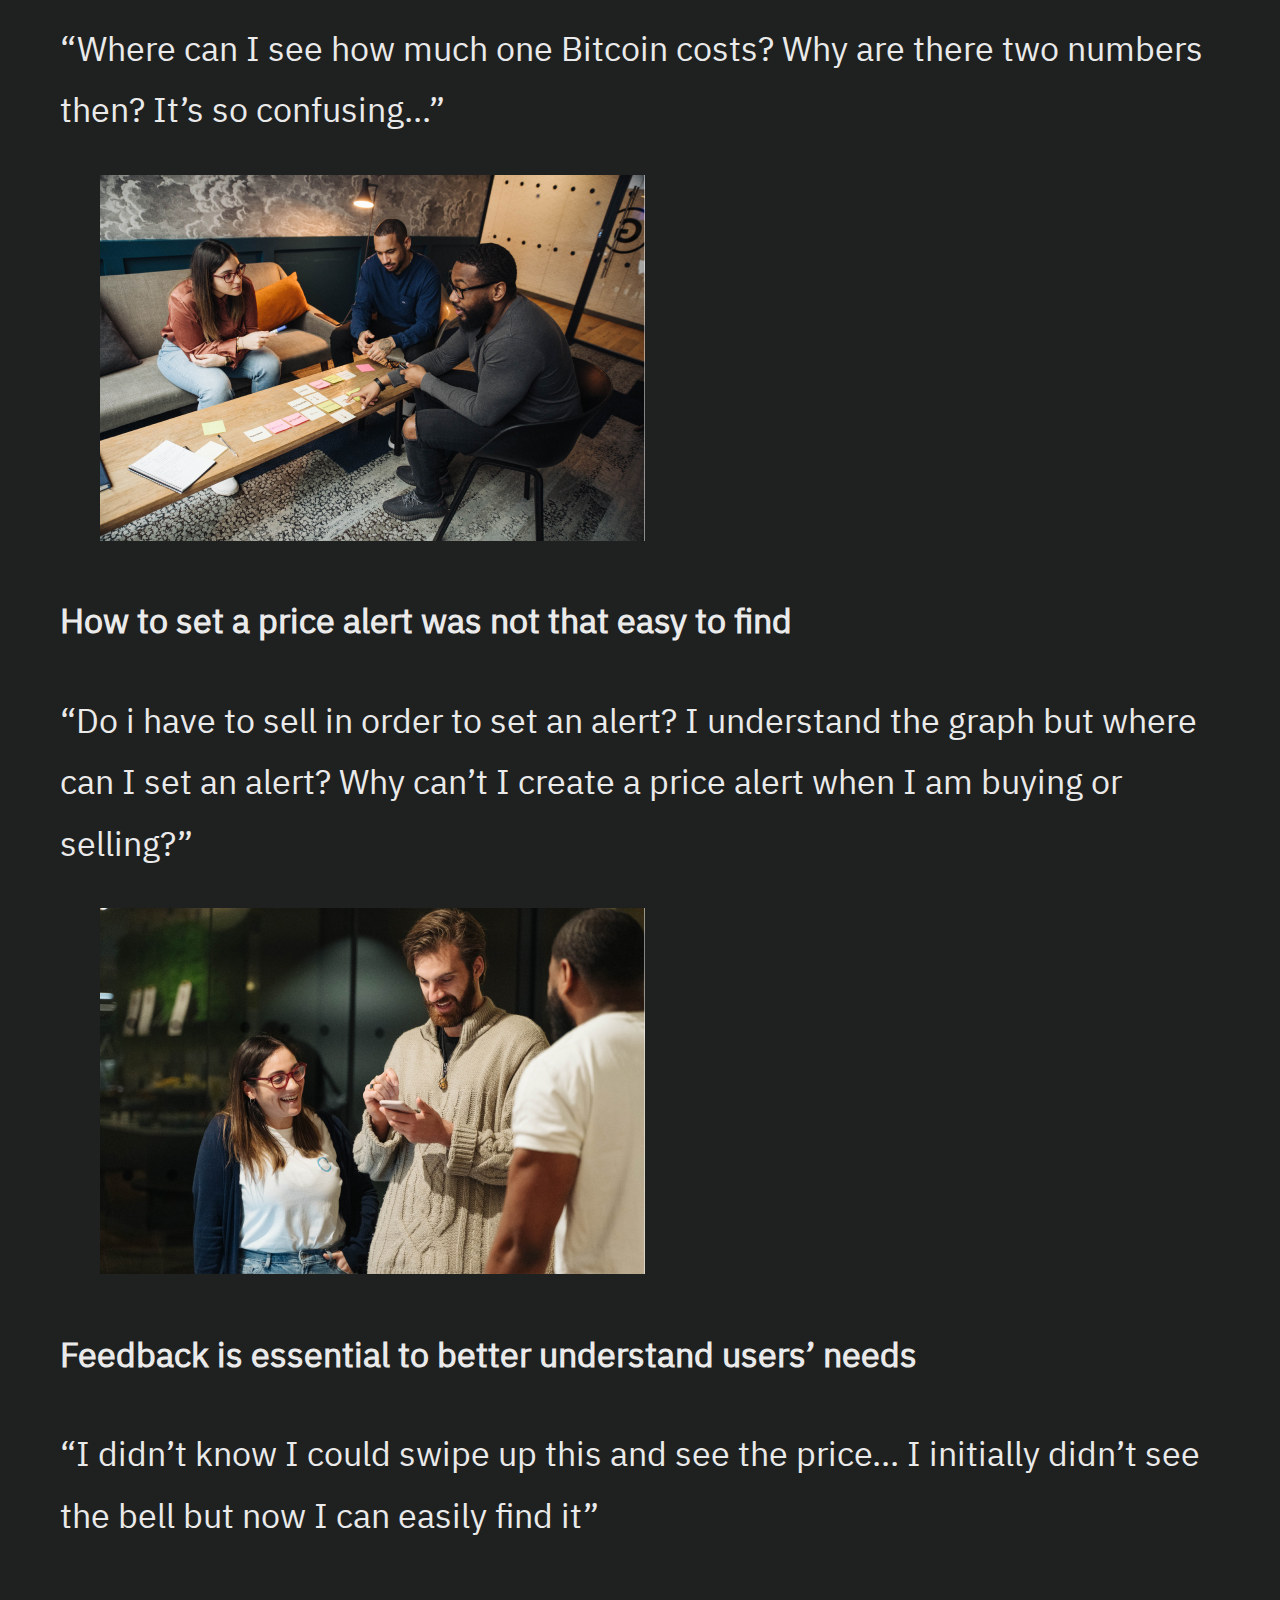
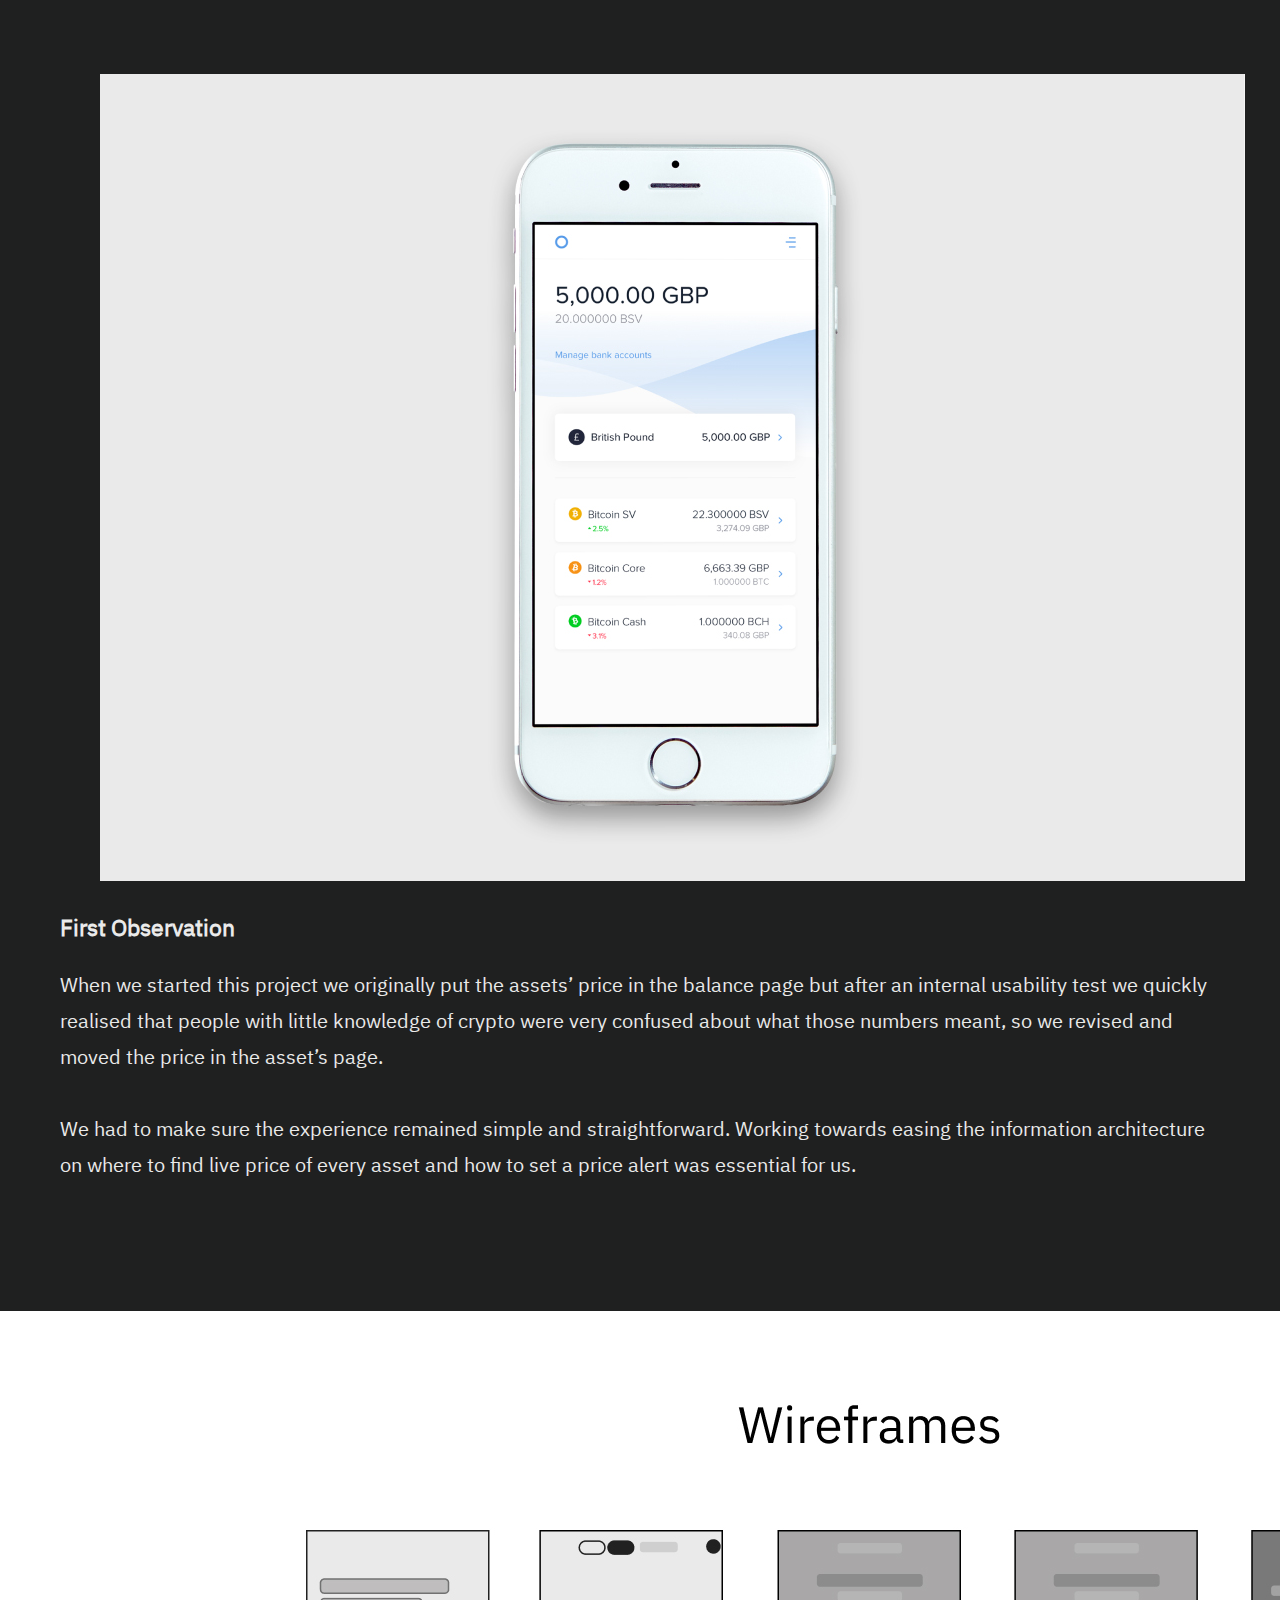
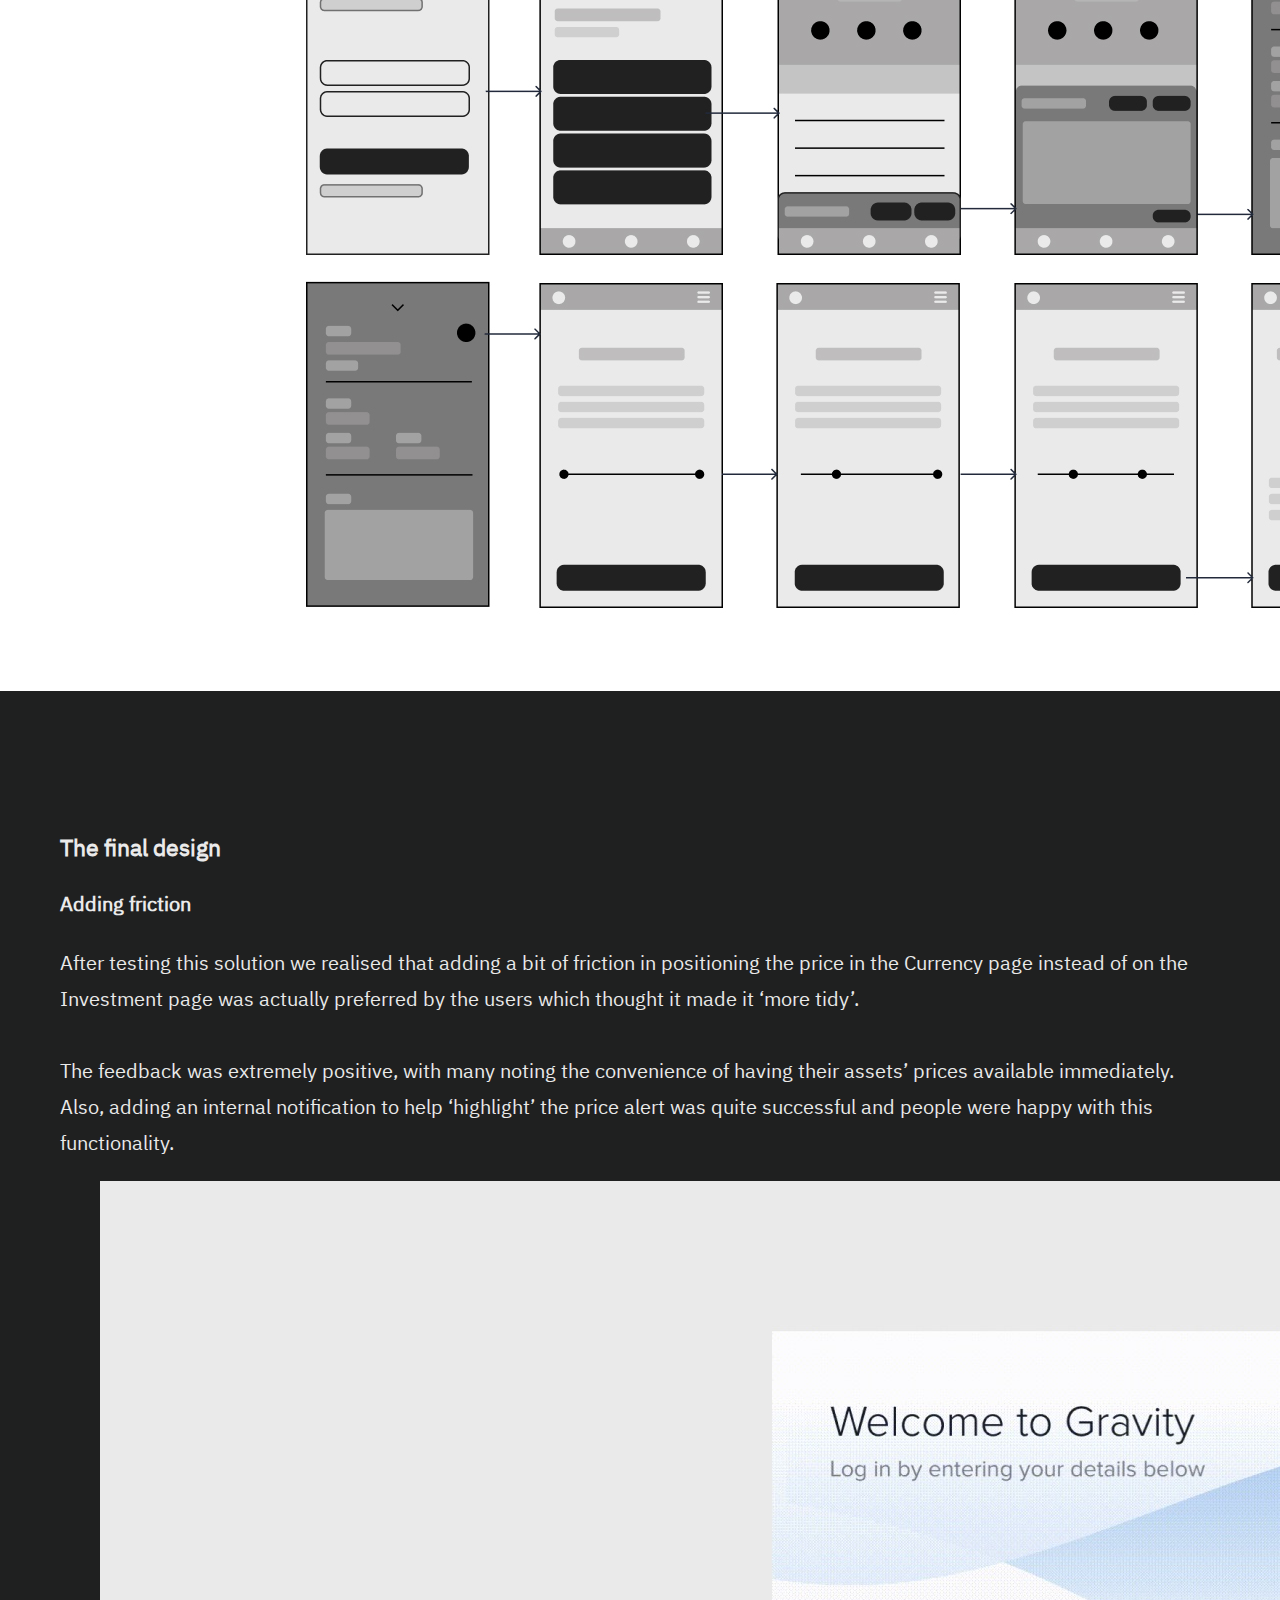
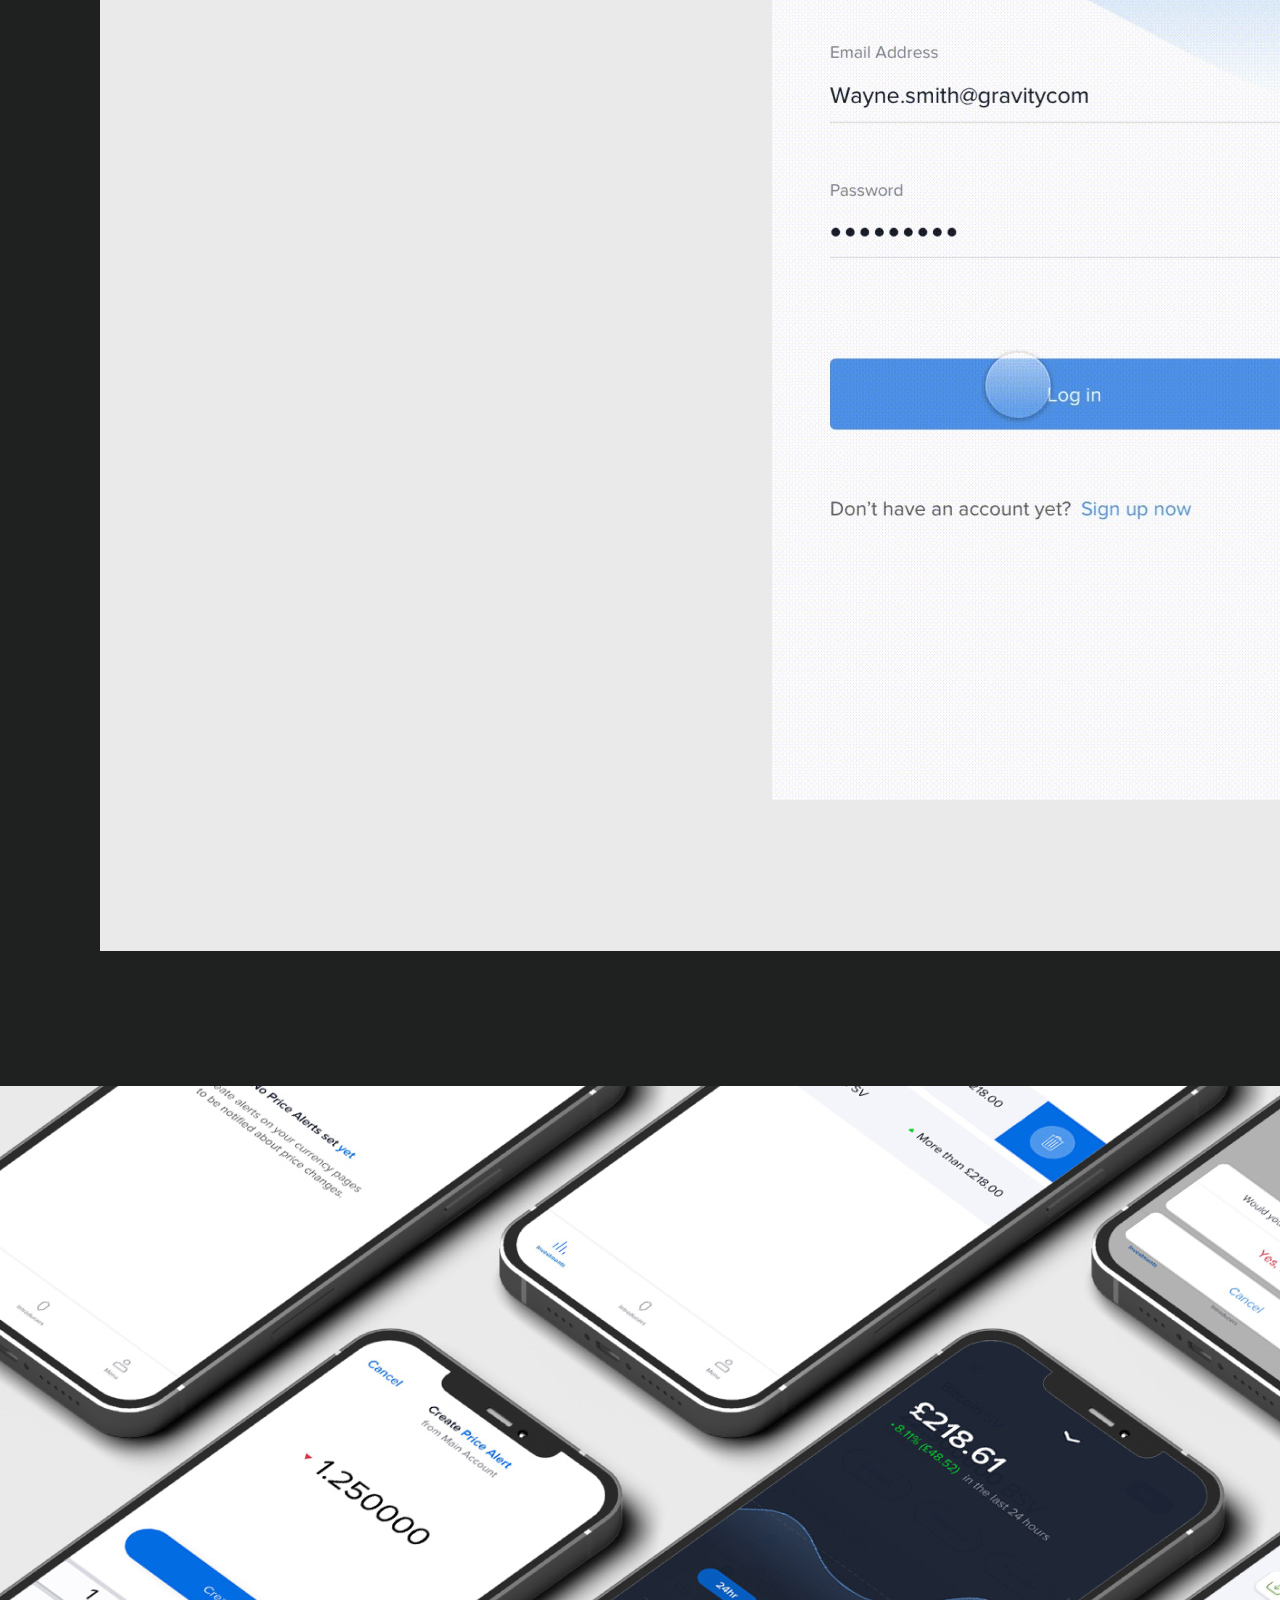
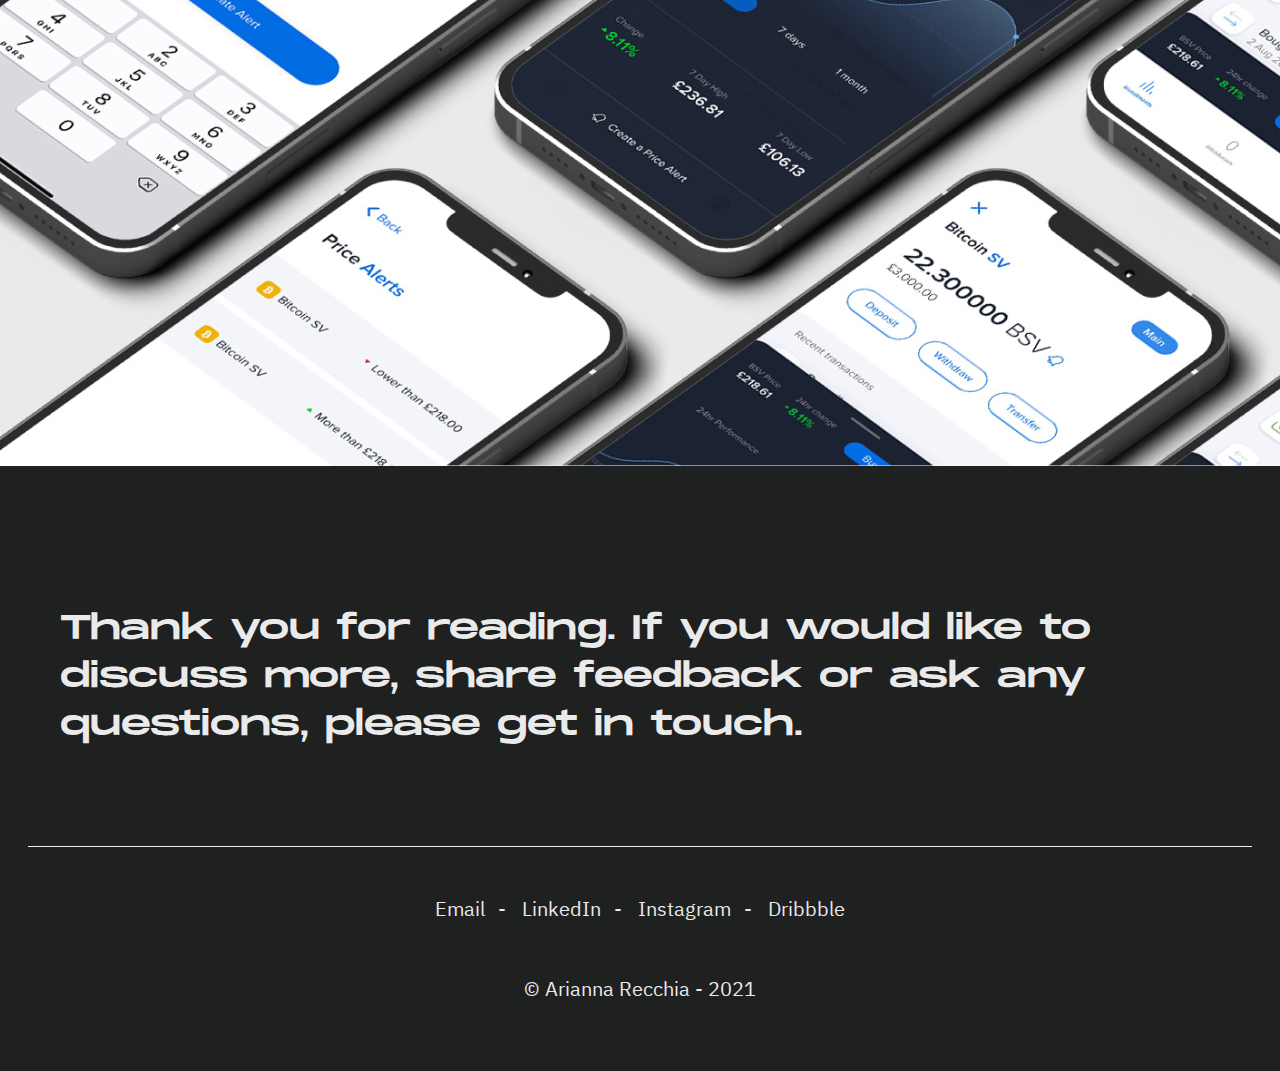
<file: portfolio/live-price.html>
<!DOCTYPE html>
<html lang="en">
<head>
    <meta charset="UTF-8">
    <meta http-equiv="X-UA-Compatible" content="IE=edge">
    <meta name="viewport" content="width=device-width, initial-scale=1.0">
    
     <!-- SEO TAGS -->
     <title>Arianna Recchia • Live price</title>
     <meta name="author" content="Arianna Recchia">
     <meta name="description" content="Product designer based in London, with a focus on unique, bold, and branded interactive design." />
     <link rel="canonical" href="https://vincenzopetito.github.io/ariannarecchiawebsite/" />
     <meta property="og:title" content="Arianna Recchia" />
     <meta property="og:locale" content="en_US" />
     <meta property="og:description" content="Product designer based in London, with a focus on unique, bold, and branded interactive design." />
     <meta property="og:url" content="https://vincenzopetito.github.io/ariannarecchiawebsite/" />
     <meta property="og:site_name" content="Arianna Recchia" />
     <script type="application/ld+json">
         {
             "@type": "Person",
             "name": "Arianna Recchia",
             "headline": "Live price",
             "description": "Product designer based in London, with a focus on unique, bold, and branded interactive design.",
             "url": "https://vincenzopetito.github.io/ariannarecchiawebsite/",
             "sameAs": [
                 "https://dribbble.com/YannaErre",
                 "https://www.instagram.com/ariannarecchiastudio",
                 "",
                 "https://www.linkedin.com/in/ariannarecchia"
             ]
             "@context":"https://schema.org"
         }
     </script>

    <link rel="stylesheet" href="https://vincenzopetito.github.io/ariannarecchiawebsite//assets/css/style.css">
</head>
<body >
    <main>
        
        <header >
    <div class="content">    
        <a href="/" class="logo">
            Arianna Recchia
        </a>

        <ul>
            <li>
                <a class="white-link" href="https://vincenzopetito.github.io/ariannarecchiawebsite//about.html">About</a>
            </li>
            <li>
                <a class="white-link" href="https://vincenzopetito.github.io/ariannarecchiawebsite//projects.html">Projects</a>
            </li>
        </ul>
    </div>
</header>
        
        <section class="cover">
    <div class="content">
        <h1>Live price</h1>
    </div>
</section>

<section>
    <div class="content">
        <ul class="project-detail">
            
                <li>
                    <span class="detail-name">Project:</span>
                    <span class="detail-value">Price alerts for Gravity</span>
                </li>
            
            
            
                <li>
                    <span class="detail-name">Role:</span>
                    <span class="detail-value">Designer</span>
                </li>
            
            
            
                <li>
                    <span class="detail-name">Date:</span>
                    <span class="detail-value">June to Sep 2020</span>
                </li>
            

            
                <li>
                    <span class="detail-name">Description:</span>
                    <span class="detail-value">AAfter submitting a survey to our users on January 2020 we decided to start implementing some of the features on our Roadmap that matched with our users’ needs. One of them was live price and price alerts.</span>
                </li>
            
        </ul>
    </div>
</section>

<figure class="projec-cover" style="background-image: url('/assets/images/portfolio/live_price/cover.jpg');"></figure>
 
<section class="portfolio-section">
    <div class="content">
        <div class="cols two-cols">
            <figure>
                <img src="/assets/images/portfolio/live_price/problem.jpg" alt="Live price">
            </figure>
            <div>
                <h3>The problem</h3>
                <p>Users had to use other websites or platforms to check the price of their assets which caused some frustration.Just as Gravity users want to complete transactions when it works for them, we want them to experience the same flexibility and control when it comes to checking a live asset’s price.</p>
                <h3>The goal</h3>
                <p>Allow users to set target prices for their assets, allowing them to make instant trades at their target price.</p>
                <h3>The research</h3>
                <p>Why do users want to have a constant overview of the market?
                    <ul>
                        <li>Switching between platforms</li>
                        <li>USD-only conversion of price assets</li>
                        <li>Simpler way to show data</li>
                        <li>Better understanding about when to Buy & Sell</li>
                    </ul>
                </p>
            </div>
        </div>
    </div>
</section>

<section class="portfolio-section">
    <div class="content">
        <h3>The principles</h3>
        <div class="cols three-cols">
            <div>
                <h4>- Building confidence</h4>
                <p>Build confidence by showing price in the last 24 hours, 7 days and 1 month. Create added value with the possibility to notify the users when their targeted price is reached, via email if offline and via toast notification if online.</p>
            </div>
            <div>
                <h4>- Giving flexibility</h4>
                <p>Every user varies in trading needs, knowledge and experience. Allow for guidance, flexibility and adaptation to accomodate diverse demands and customisation.</p>
            </div>
            <div>
                <h4>- Keeping it simple</h4>
                <p>Optimising the platform for an easy understanding of complex data without compromising how much information the users’ need to retain their engagement.</p>
            </div>
        </div>
    </div>
</section>

<section class="portfolio-section">
    <div class="content">
        <h3>Key solution elements</h3>
        <div class="cols four-cols">
            <div>
                <h4>- Check the price</h4>
                <p>Grant users all the information they need in order to interact with the platform and to best choose when it’s best time to Buy & Sell.</p>
            </div>
            <div>
                <h4>- Create alerts</h4>
                <p>Implement a way to stay updated on the latest market movements and allow to quickly interact with the platform.</p>
            </div>
            <div>
                <h4>- Increase engagement</h4>
                <p>To ensure that they wouldn’t lose engagement with the platform, we need to use clear visuals and micro-interactions to help users understand what’s happening at each step.</p>
            </div>
            <div>
                <h4>- Maintain structure</h4>
                <p>While assuring that the new design would create an increase in engagement, we have to make sure that the structure in place is mantained and regurarly tested.</p>
            </div>
        </div>
    </div>
</section>

<section class="portfolio-section">
    <div class="content">
        <figure class="big-image">
            <img src="/assets/images/portfolio/live_price/information-architecture.jpg" alt="Live price">
        </figure>
    </div>
</section>

<section class="portfolio-section">
    <div class="content">
        <h3>User testing findings</h3>
        <div class="cols three-cols">
            <div>
                <figure>
                    <img src="/assets/images/portfolio/live_price/user-testing-1.jpg" alt="Live price">
                </figure>
                <h4>Assets’ price is a crucial aspect of crypto industries</h4>
                <p>“Where can I see how much one Bitcoin costs? Why are there two numbers then? It’s so confusing...”</p>
            </div>
            <div>
                <figure>
                    <img src="/assets/images/portfolio/live_price/user-testing-2.jpg" alt="Live price">
                </figure>
                <h4>How to set a price alert was not that easy to find</h4>
                <p>“Do i have to sell in order to set an alert? I understand the graph but where can I set an alert? Why can’t I create a price alert when I am buying or selling?”</p>
            </div>
            <div>
                <figure>
                    <img src="/assets/images/portfolio/live_price/user-testing-3.jpg" alt="Live price">
                </figure>
                <h4>Feedback is essential to better understand users’ needs</h4>
                <p>“I didn’t know I could swipe up this and see the price... I initially didn’t see the bell but now I can easily find it”</p>
            </div>
        </div>
    </div>
</section>

<section class="portfolio-section">
    <div class="content">
        <div class="cols two-cols">
            <figure style="flex: 2;">
                <img src="/assets/images/portfolio/live_price/observation.jpg" alt="Live price">
            </figure>
            <div>
                <h3>First Observation</h3>
                <p>When we started this project we originally put the assets’ price in the balance page but after an internal usability test we quickly realised that people with little knowledge of crypto were very confused about what those numbers meant, so we revised and moved the price in the asset’s page.<br/><br/> We had to make sure the experience remained simple and straightforward. Working towards easing the information architecture on where to find live price of every asset and how to set a price alert was essential for us.</p>
            </div>
        </div>
    </div>
</section>

<section class="horizontal-slider">
    <figure class="slide">
        <img src="/assets/images/portfolio/live_price/slider-1.jpg" alt="Live price">
    </figure>
    <figure class="slide">
        <img src="/assets/images/portfolio/live_price/slider-1.jpg" alt="Live price">
    </figure>
    <figure class="slide">
        <img src="/assets/images/portfolio/live_price/slider-1.jpg" alt="Live price">
    </figure>
</section>

<section class="portfolio-section">
    <div class="content">
        <div class="cols two-cols">
            <div>
                <h3>The final design</h3>
                <h4>Adding friction</h4>
                <p>After testing this solution we realised that adding a bit of friction in positioning the price in the Currency page instead of on the Investment page was actually preferred by the users which thought it made it ‘more tidy’.<br/><br/> The feedback was extremely positive, with many noting the convenience of having their assets’ prices available immediately. Also, adding an internal notification to help ‘highlight’ the price alert was quite successful and people were happy with this functionality.</p>
            </div>
            <figure style="flex: 2;">
                <img src="/assets/images/portfolio/live_price/final-design.jpg" alt="Live price">
            </figure>
        </div>
    </div>
</section>

<section class="horizontal-slider">
    <figure class="slide">
        <img src="/assets/images/portfolio/live_price/end-slider-1.jpg" alt="Live price">
    </figure>
    <figure class="slide">
        <img src="/assets/images/portfolio/live_price/end-slider-1.jpg" alt="Live price">
    </figure>
</section>

<section class="project-footer">
    <div class="content">
        <p>Thank you for reading. If you would like to discuss more, share feedback or ask any questions, please get in touch.</p>
    </div>
</section>

        
            <footer>
    <div class="content">
        <ul class="contacts">
            <li>
                <a class="white-link" href="mailto:hello@ariannarecchia.com">Email</a>
            </li>
            <li>
                <a class="white-link" href="https://www.linkedin.com/in/ariannarecchia" target="_blank">LinkedIn</a>
            </li>
            <li>
                <a class="white-link" href="https://www.instagram.com/ariannarecchiastudio" target="_blank">Instagram</a>
            </li>
            <li>
                <a class="white-link" href="https://dribbble.com/YannaErre" target="_blank">Dribbble</a>
            </li>
        </ul>
        <p>
            &copy; Arianna Recchia - 2021
        </p>
    </div>
</footer>
        

    </main>
</body>
</html>
</file>
<file: assets/css/style.css>
@font-face{font-family:MonumentExtended;src:url("../fonts/MonumentExtended-Regular.otf")}@font-face{font-family:IBMPlexSans;src:url("../fonts/IBMPlexSans-Regular.ttf")}@font-face{font-family:AntipolExtended;src:url("../fonts/antipol-extended-medium.otf")}body{color:#EAEAEA;font-size:34px;line-height:1.4;margin:0;font-family:"IBMPlexSans", sans-serif;background:#1F2020}body.light-bg{background:#E5E5E5;color:#1F2020}p{line-height:1.8}@media (max-width: 767px){p{font-size:20px}}.content{max-width:1160px;margin:0 auto;padding:0 32px}@media (max-width: 767px){.content{padding:0;margin:0 32px}}.white-link,.logo{color:#EAEAEA;text-decoration:none}.logo{font-family:"MonumentExtended", sans-serif;text-transform:uppercase}ul{list-style:none;padding:0;margin:0;display:flex}.cover{height:360px;text-align:center;margin-top:129px;display:flex}@media (max-width: 767px){.cover{height:220px}}.cover .content{border-bottom:1px solid #E5E5E5;display:flex;flex:1;align-items:center;justify-content:center;padding-bottom:32px;position:relative}.cover h1{margin:0;line-height:1.2;font-size:96px;font-family:"MonumentExtended", sans-serif;text-transform:uppercase}@media (max-width: 767px){.cover h1{font-size:34px}}.light-bg .cover .content{border-color:#1F2020}header{color:#EAEAEA;position:absolute;top:0;width:100%;padding:48px 0;z-index:99}header .content{display:flex;justify-content:space-between;align-items:center;font-size:0.7em}header ul li{margin-left:16px}.light-header .logo,.light-header .white-link{color:#1F2020}footer{background:#1F2020;padding:64px 0;font-size:20px}footer .content{border-top:1px solid #EAEAEA}footer ul{justify-content:center;padding:48px 0}@media (max-width: 767px){footer ul{flex-direction:column;align-items:center;padding:32px}}footer ul li{margin-right:16px}@media (max-width: 767px){footer ul li{margin-right:0}}footer ul li::after{margin-left:8px;content:"-";color:#EAEAEA}@media (max-width: 767px){footer ul li::after{display:none}}footer ul li:last-child{margin-right:0}footer ul li:last-child::after{content:none}footer p{color:#EAEAEA;text-align:center;margin:0}.hero{height:95vh;max-height:1100px;background:#0F1010 url("../images/hero.jpg") right center no-repeat;background-size:auto 100%;position:relative}@media (max-width: 767px){.hero{height:90vh;background-position:80% center}}.hero .content{display:flex;flex-direction:column;justify-content:center;height:100%}.hero p{color:#EAEAEA;font-size:96px;font-family:"MonumentExtended", sans-serif;margin:0;line-height:1.1}@media (max-width: 767px){.hero p{font-size:52px}}@media (max-width: 420px){.hero p{font-size:34px}}.hero p span{display:block}.hero svg{position:absolute;bottom:48px;left:calc(50% - 45px)}.intro{padding:64px 0;text-align:center;background:transparent url("../images/intro-text-bg.svg") 97% center no-repeat}@media (max-width: 767px){.intro{background-image:none}}@media (max-width: 1280px){.intro{background-image:none}}.intro h1{font-weight:300;line-height:1.8;font-size:52px}@media (max-width: 767px){.intro h1{font-size:20px}}.portfolio-links{display:block}.portfolio-links li{border-top:1px solid #1F2020}.portfolio-links li:last-of-type{border-bottom:1px solid #1F2020}.portfolio-links li a{color:#1F2020;font-family:"MonumentExtended", sans-serif;text-transform:uppercase;text-decoration:none;font-size:52px;display:block;padding:32px 0;background:transparent url("../images/home-project-normal.svg") right center no-repeat;background-size:auto 68px;padding-right:80px}.portfolio-links li a:hover{background-image:url("../images/home-project-hover.svg");background-size:auto 84px}@media (max-width: 767px){.portfolio-links li a{font-size:34px}}.services{text-align:center;padding-bottom:64px;background-image:url("../images/blue-dot.png"),url("../images/pink-dot.png"),url("../images/purple-dot.png"),url("../images/services-bg.svg");background-position:left top, right center, center bottom, 2% 87%;background-repeat:no-repeat}@media (max-width: 1280px){.services{background-image:url("../images/blue-dot.png"), url("../images/pink-dot.png"), url("../images/purple-dot.png");background-size:80%}}.services h3{font-size:64px;margin-bottom:48px;font-family:"AntipolExtended", sans-serif}@media (max-width: 767px){.services h3{font-size:34px}}.services .bg-text{background:#1F2020;color:#EAEAEA;padding:8px 16px;font-size:52px;font-family:"MonumentExtended", sans-serif}@media (max-width: 767px){.services .bg-text{font-size:34px}}.services-steps{padding:0;list-style:none;display:flex;flex-direction:column;text-align:left;margin:128px 0}.services-steps li{width:50%;display:flex}@media (max-width: 767px){.services-steps li{width:100%;margin-bottom:64px}}.services-steps li:nth-child(2){align-self:flex-end}.services-steps li .number{width:90px;height:90px;border-radius:50%;background:#1F2020;color:#EAEAEA;text-align:center;line-height:94px;flex-shrink:0;margin-right:16px;font-family:"MonumentExtended", sans-serif;font-size:52px}@media (max-width: 767px){.services-steps li .number{width:60px;height:60px;line-height:64px;font-size:34px}}.services-steps li h4{margin:0 0 8px 0;font-family:"AntipolExtended", sans-serif;line-height:1.4}.services-steps li p{margin:0}@media (max-width: 767px){.services-steps li p{font-size:20px}}.services-list{display:flex}@media (max-width: 767px){.services-list{flex-direction:column}}.services-list div{flex:1}@media (max-width: 767px){.services-list div{margin-bottom:64px}}.services-list div strong{font-size:34px}.services-list ul{display:block}.services-list ul li{margin-top:8px}.home-footer .content{border:none;padding-top:64px;background-image:url("assets/images/star.svg");background-position:95% center;background-repeat:no-repeat}@media (max-width: 767px){.home-footer .content{background-position:95% 10%;padding-top:0}}.home-footer p{text-align:left;font-size:64px;font-family:"MonumentExtended", sans-serif;padding-top:48px;border-top:1px solid #EAEAEA;line-height:1.4;margin-bottom:32px}@media (max-width: 767px){.home-footer p{font-size:34px}}.home-footer a{color:#EAEAEA}.home-footer span{color:#EAEAEA;display:block;margin-top:16px}.page-content{padding:64px 0;text-align:center}.page-content h3{font-size:96px;font-family:"AntipolExtended", sans-serif;margin-top:0}@media (max-width: 767px){.page-content h3{font-size:34px}}.page-content figure{display:flex;justify-content:space-around;margin:64px auto}@media (max-width: 1024px){.page-content figure{flex-direction:column}}@media (max-width: 1024px){.page-content figure img:first-of-type{margin-bottom:48px}}.table{display:flex;padding-top:128px;font-size:34px;border-top:1px solid #E5E5E5}@media (max-width: 767px){.table{padding-top:64px}}.table:last-of-type{border:none;padding-bottom:128px}@media (max-width: 767px){.table:last-of-type{padding-bottom:64px}}@media (max-width: 767px){.table{flex-direction:column}}.table:last-of-type{margin-bottom:0}.table h4{width:30%;margin:0}@media (max-width: 767px){.table h4{margin-bottom:32px}}.table ul{display:block}.table ul li{margin-bottom:32px}@media (max-width: 767px){.table ul li{font-size:20px}}.table ul li:last-of-type{margin-bottom:0}.table ul li em{display:block}.work-dates{position:absolute;right:0;bottom:0;font-size:52px;font-family:"AntipolExtended", sans-serif;font-style:italic}@media (max-width: 767px){.work-dates{font-size:20px}}.work-link{color:#1F2020;text-decoration:none}.work-link:last-of-type .work{border-bottom:none}.work{padding:64px 0;border-bottom:1px solid #1F2020;text-transform:uppercase;display:flex;flex-direction:column;justify-content:space-between;position:relative}.work:hover figure{transform:scale(1.05)}.work .description,.work a{font-size:20px;display:block;font-weight:200}.work .title{font-size:52px;font-family:"MonumentExtended", sans-serif;position:absolute;top:50%;transform:translateY(-50%);z-index:10}@media (max-width: 767px){.work .title{font-size:34px;position:static;transform:none;line-height:1.1;margin-top:16px}}.work .info{display:flex;justify-content:space-between;font-size:20px}@media (max-width: 767px){.work .info{display:block}}.work .info span{display:block}@media (max-width: 767px){.work .info .hidden-mb{display:none}}.work .info em{font-family:"AntipolExtended", sans-serif}.work figure{width:800px;height:470px;background:#A3C8FF;align-self:center;margin:48px 0;transition:all 0.3s cubic-bezier(0.165, 0.84, 0.44, 1)}@media (max-width: 767px){.work figure{width:100%;height:300px;margin:32px 0}}@media (max-width: 767px){.work figure img{max-width:100%;max-height:100%}}.project-detail{flex-direction:column;text-align:left;font-size:20px}.project-detail li{display:flex;margin-bottom:8px}.project-detail .detail-name{width:200px}.project-detail .detail-value{flex:1}.project-intro,.project-outro{font-size:20px}.project-intro .content,.project-outro .content{display:flex;justify-content:space-between}.project-intro figure,.project-outro figure{width:466px;height:646px;background:#A3C8FF;flex-shrink:0;margin:0 128px 0 0}.project-intro h3,.project-outro h3{font-size:34px;margin-bottom:8px}.project-intro p,.project-outro p{margin-top:0;line-height:1.6}.project-outro figure{width:763px;height:538px;background:#A3C8FF;margin:0 0 0 48px}.horizontal-slider{margin:64px 0;display:flex;overflow-x:scroll;scroll-snap-type:x mandatory}.horizontal-slider .slide{margin:0 48px 0 0;scroll-snap-align:center}.horizontal-slider .slide:first-of-type{margin-left:50vw}.horizontal-slider .slide:last-of-type{margin-right:50vw}.two-cols{font-size:20px;margin:128px 0}.two-cols .content{display:flex}.two-cols .content div{flex:1}.two-cols .content div:first-of-type{margin-right:32px}.two-cols .content div:last-of-type{margin-left:32px}.two-cols .content div ul{flex-direction:column;list-style:disc;padding-left:32px}.project-footer{margin-top:128px}.project-footer p{font-family:"MonumentExtended", sans-serif;line-height:1.4}

/*# sourceMappingURL=style.css.map */
</file>
